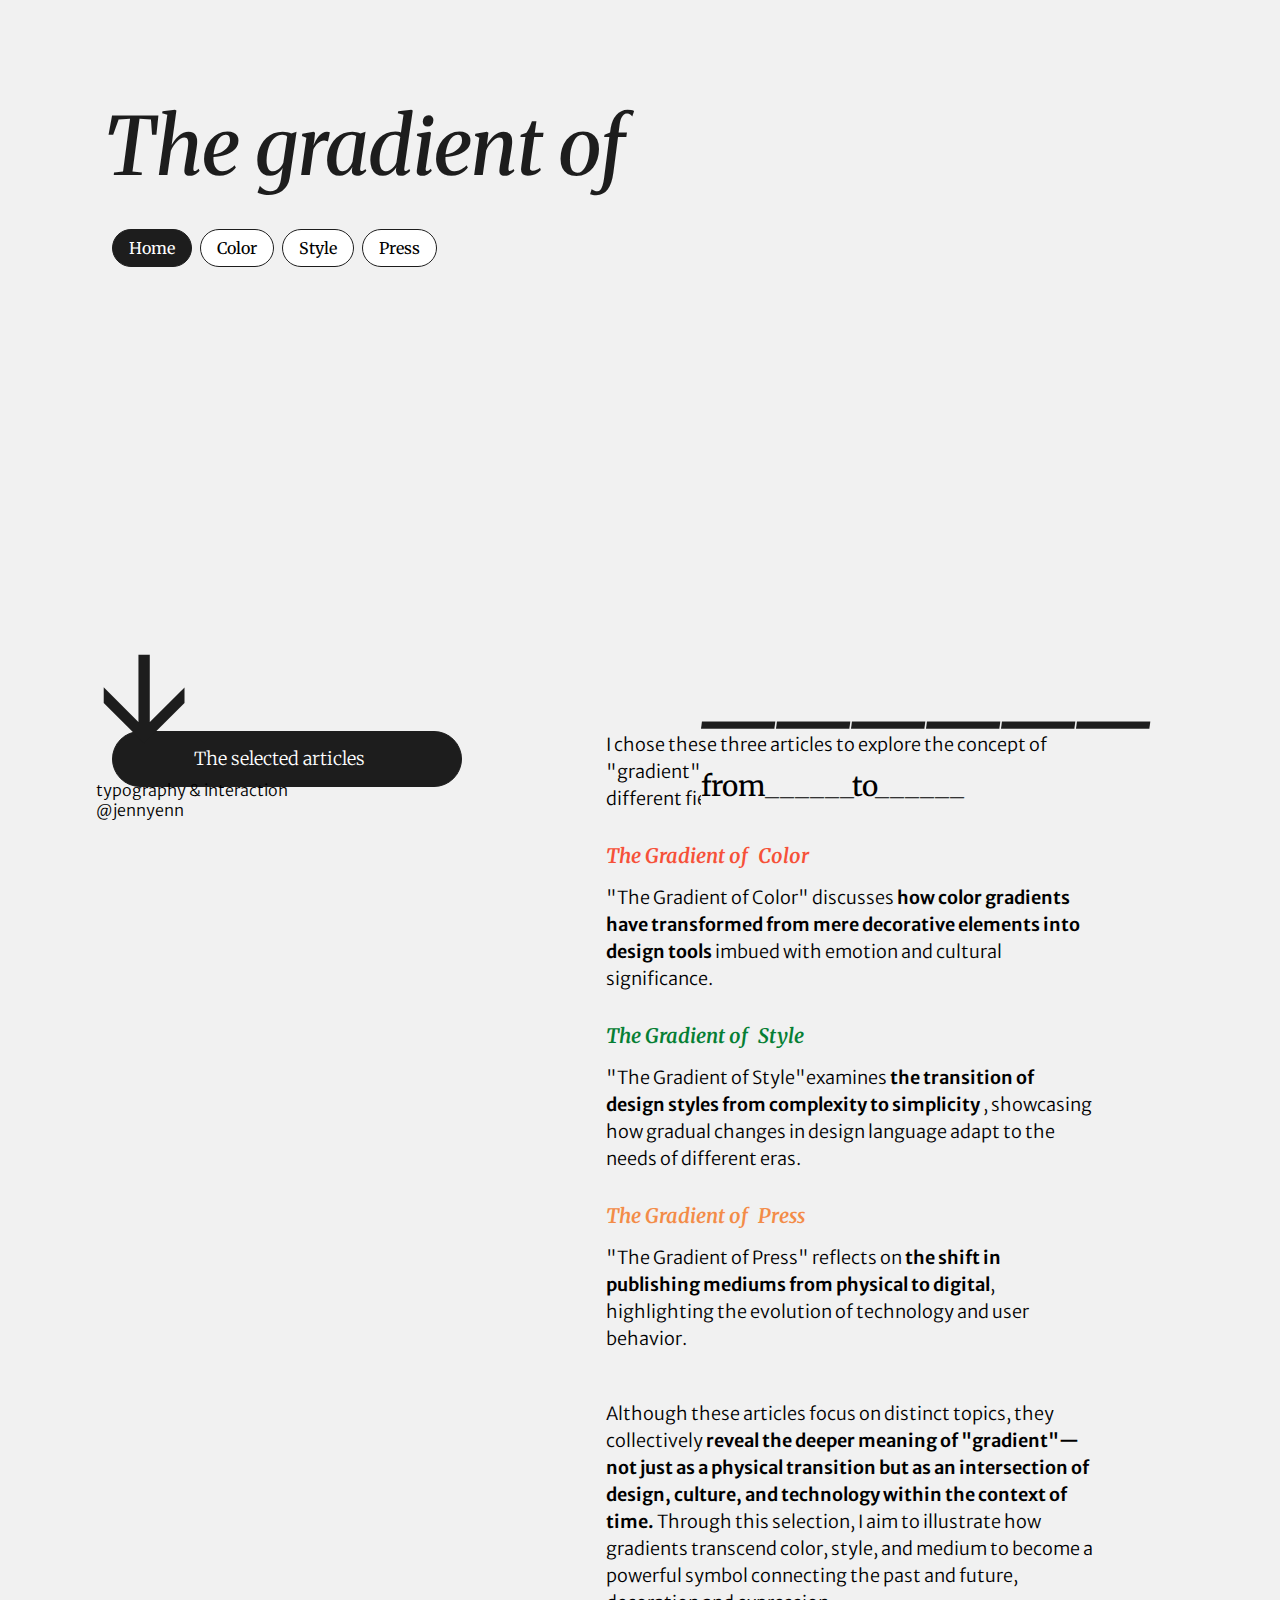
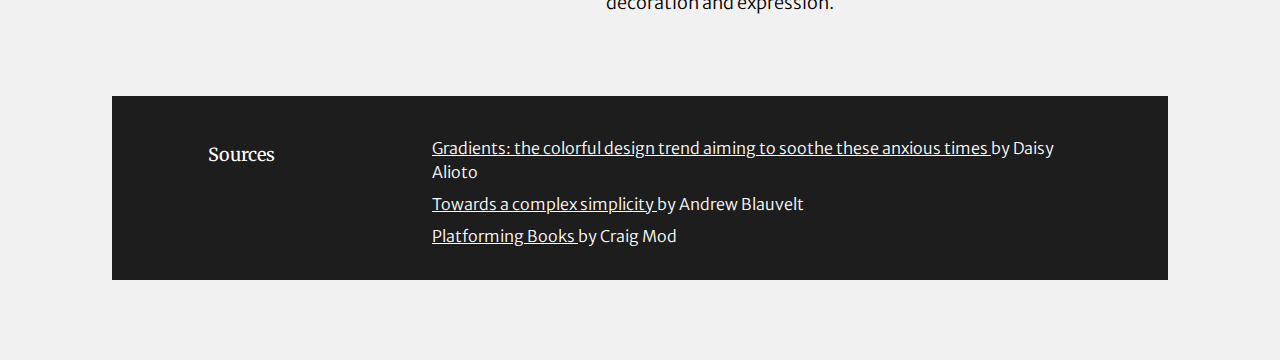
<file: index.html>
<html>
	<head>
		<title>The gradient of ____</title>
		<meta name="viewport" content="width=device-width, initial-scale=1">
		<link href="asset/reset.css" rel="stylesheet">
		<link href="asset/common.css" rel="stylesheet">
		<link href="style.css" rel="stylesheet">
	</head>
	<body>
		<h1>The gradient of</h1>
		<div>
		<div class="nav">
				<span>Home</span>
			<a href="article1-color/" class="color-button">
				<span>Color</span>
			</a>
			<a href="article2-style/" class="style-button">
				<span>Style</span>
			</a>
			<a href="article3-press/" class="press-button">
				<span>Press</span>
			</a>
		</div>
		<div class="topic">
			<div class="topic-original">
					<h1>______</h1>
					<h3>from______to______</h3>
			</div>
			<div class="topic-color">
				<h1>COLOR</h1>
				<h3>from <span class="from-to-1">decoration</span> to <span class="from-to-1">expression </span></h3>
			</div>
			<div class="topic-style">
				<h1>STYLE</h1>
				<h3>from <span class="from-to-2">complexity</span> to <span class="from-to-2">simplicity </span></h3>
			</div>
			<div class="topic-press">
				<h1>PRESS</h1>
				<h3>from <span class="from-to-3">physical</span> to <span class="from-to-3">digital </span></h3>
			</div>
		</div>
		</div>

		<div class="button">
			<span>Color</span>	
			<span>Style</span>
			<span>Press</span>
		</div>

		<div class="circular-text-red">
            <svg viewBox="0 0 300 300">
            <circle cx="150" cy="150" r="200" fill="none" stroke="none" stroke-width="2"/>
            <text>
                <textPath href="#circlePath" startOffset="1%">
                Gradients of COLOR Gradients of COLOR Gradients of COLOR Gradients of COLOR Gradients of COLOR Gradients of COLOR Gradients of COLOR Gradients of COLOR
                </textPath>
            </text>
            <path id="circlePath" fill="none" stroke="transparent" d="M 150, 50 A 100,100 0 1,1 149.9, 50"/>
            </svg>
        </div>

		<div class="circular-text-green">
            <svg viewBox="0 0 300 300">
            <circle cx="150" cy="150" r="200" fill="none" stroke="none" stroke-width="2"/>
            <text>
                <textPath href="#circlePath" startOffset="1%">
                Gradients of COLOR Gradients of COLOR Gradients of COLOR Gradients of COLOR Gradients of COLOR Gradients of COLOR Gradients of COLOR Gradients of COLOR
                </textPath>
            </text>
            <path id="circlePath" fill="none" stroke="transparent" d="M 150, 50 A 100,100 0 1,1 149.9, 50"/>
            </svg>
        </div>

		<div class="circular-text-orange">
            <svg viewBox="0 0 300 300">
            <circle cx="150" cy="150" r="200" fill="none" stroke="none" stroke-width="2"/>
            <text>
                <textPath href="#circlePath" startOffset="1%">
                Gradients of COLOR Gradients of COLOR Gradients of COLOR Gradients of COLOR Gradients of COLOR Gradients of COLOR Gradients of COLOR Gradients of COLOR
                </textPath>
            </text>
            <path id="circlePath" fill="none" stroke="transparent" d="M 150, 50 A 100,100 0 1,1 149.9, 50"/>
            </svg>
        </div>

			
		</div>
		<div class="arrow-and-me">
			<div class="arrow">
				<h1> -> </h1>
			</div>
			<aside>
				<span>typography & interaction</span>
				<span>@jennyenn</span>
			</aside>
		</div>
		<div class="grid">
			<div class="grid_left">
				<h2>The selected articles</h2>
			</div>
			<div class="grid_right">
				<p>
					I chose these three articles to explore the concept of "gradient" and its evolution and application across different fields. 
				</p>
				<section>
					<div >
						<h3>The Gradient of <em>Color </em></h3>
					</div>
					<p>
						"The Gradient of Color" discusses <strong>how color gradients have transformed from mere decorative elements into design tools </strong>imbued with emotion and cultural significance. 
					</p>
				</section>
				<section>
					<h3>The Gradient of <em>Style</em> </h3>
					<p>
						"The Gradient of Style"examines <strong>the transition of design styles from complexity to simplicity</strong> , showcasing how gradual changes in design language adapt to the needs of different eras. 
					</p>
				</section>
				<section>
					<h3>The Gradient of <em>Press</em></h3>
					<p>
						"The Gradient of Press" reflects on  <strong>the shift in publishing mediums from physical to digital</strong>, highlighting the evolution of technology and user behavior.
					</p>
				</section>
				
				<p>
					Although these articles focus on distinct topics, they collectively <strong>reveal the deeper meaning of "gradient"—not just as a physical transition but as an intersection of design, culture, and technology within the context of time.</strong> Through this selection, I aim to illustrate how gradients transcend color, style, and medium to become a powerful symbol connecting the past and future, decoration and expression.
				</p>
			</div>
		</div>
		<div class="colophon">
			<h3>Sources</h3>
			<div>
				<p><a href="https://www.vox.com/the-goods/2019/3/1/18241592/gradients-facebook-coachella-daily-fading-pastel-design-trend">Gradients: the colorful design trend aiming to soothe these anxious times </a>by Daisy Alioto</p>
				<p><a href="https://www.eyemagazine.com/feature/article/towards-a-complex-simplicity">Towards a complex simplicity </a>by Andrew Blauvelt</p>
				<p><a href="https://craigmod.com/journal/platforming_books/">Platforming Books </a>by Craig Mod </p>
			</div>
		</div>
	</body>
</html>
</file>
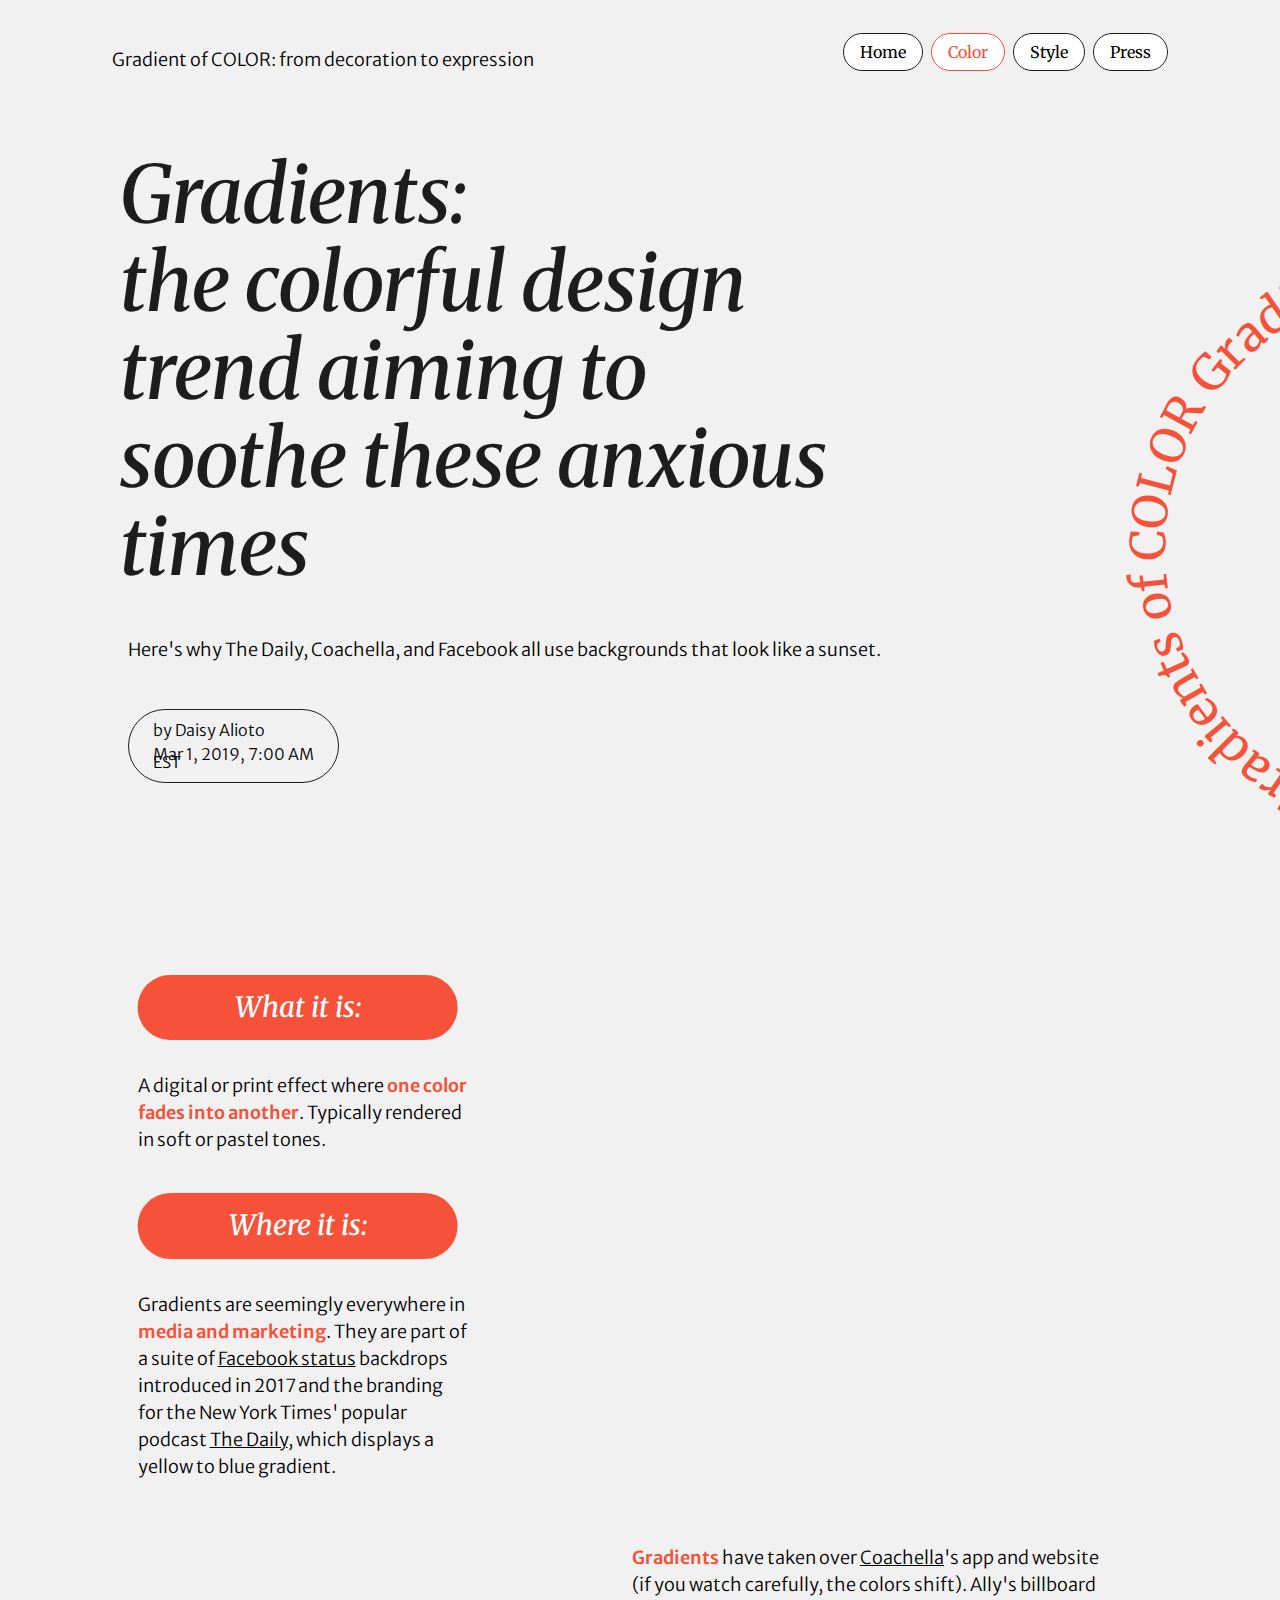
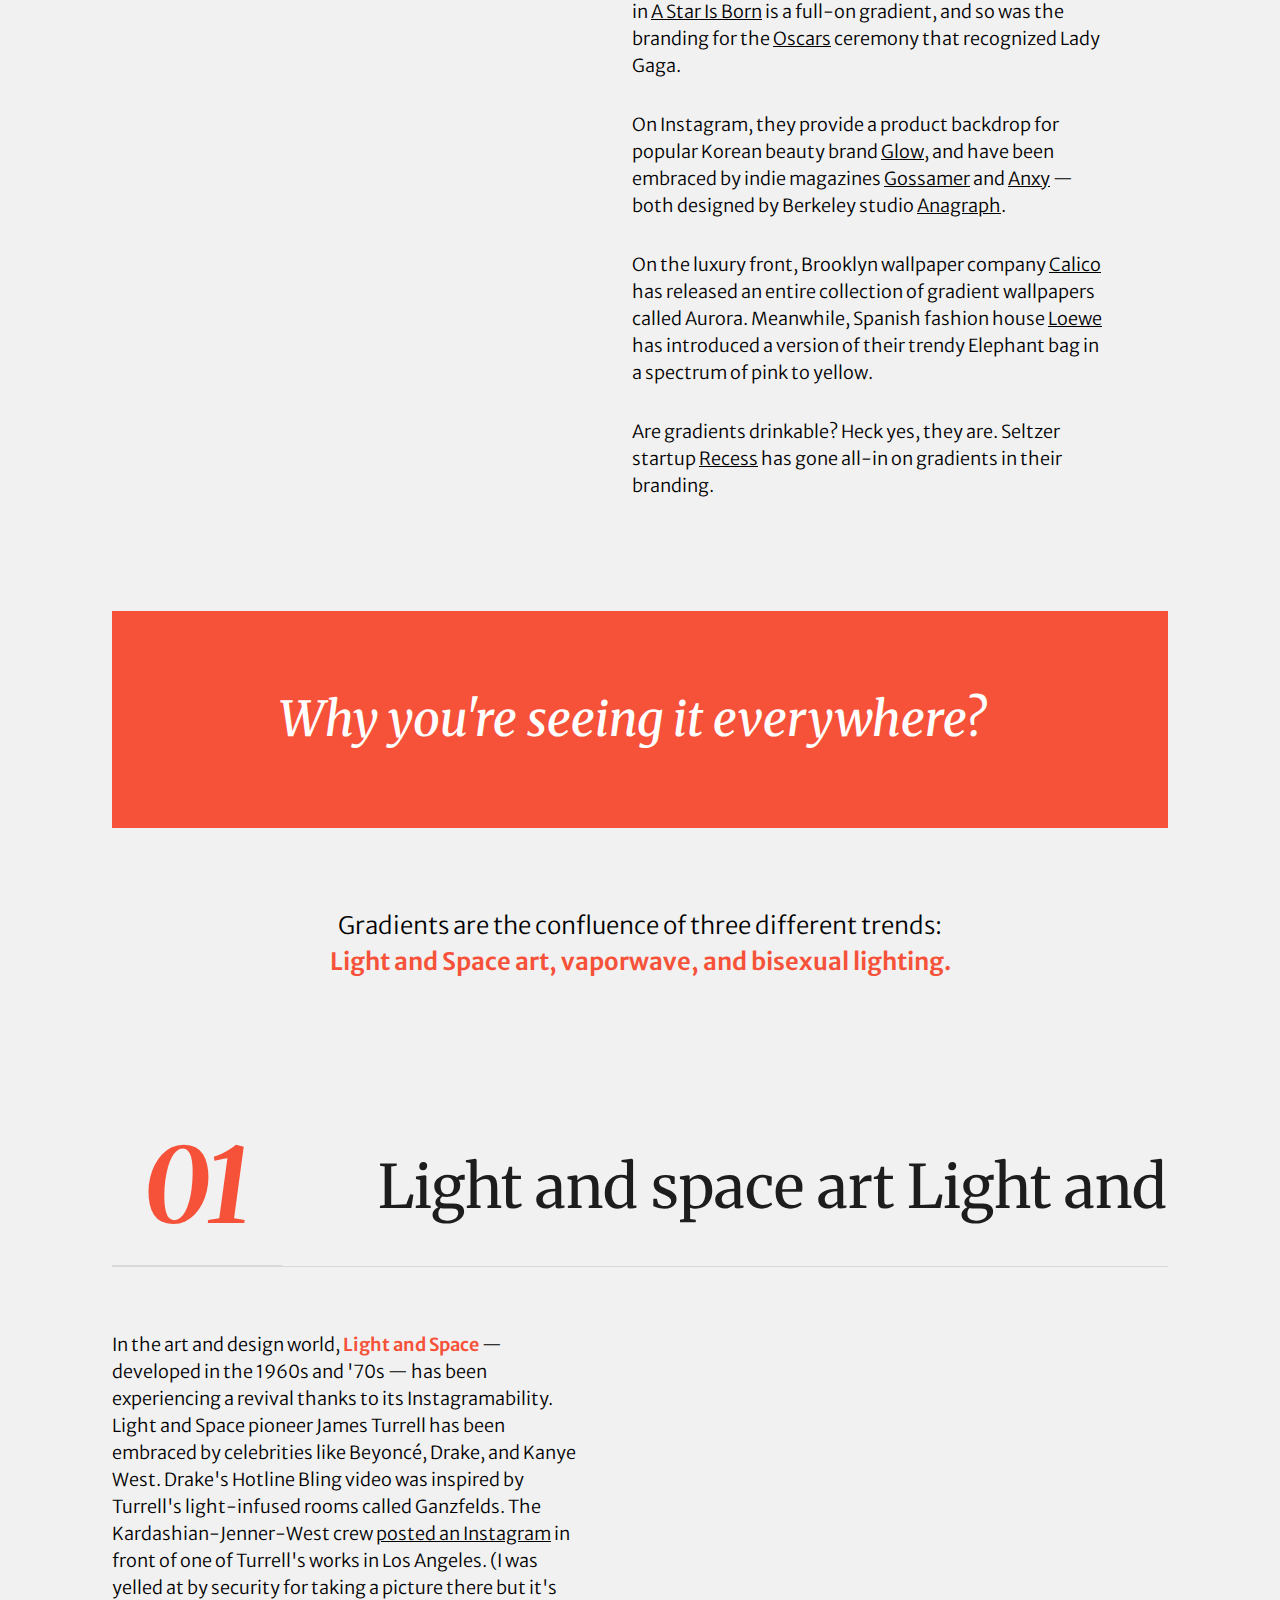
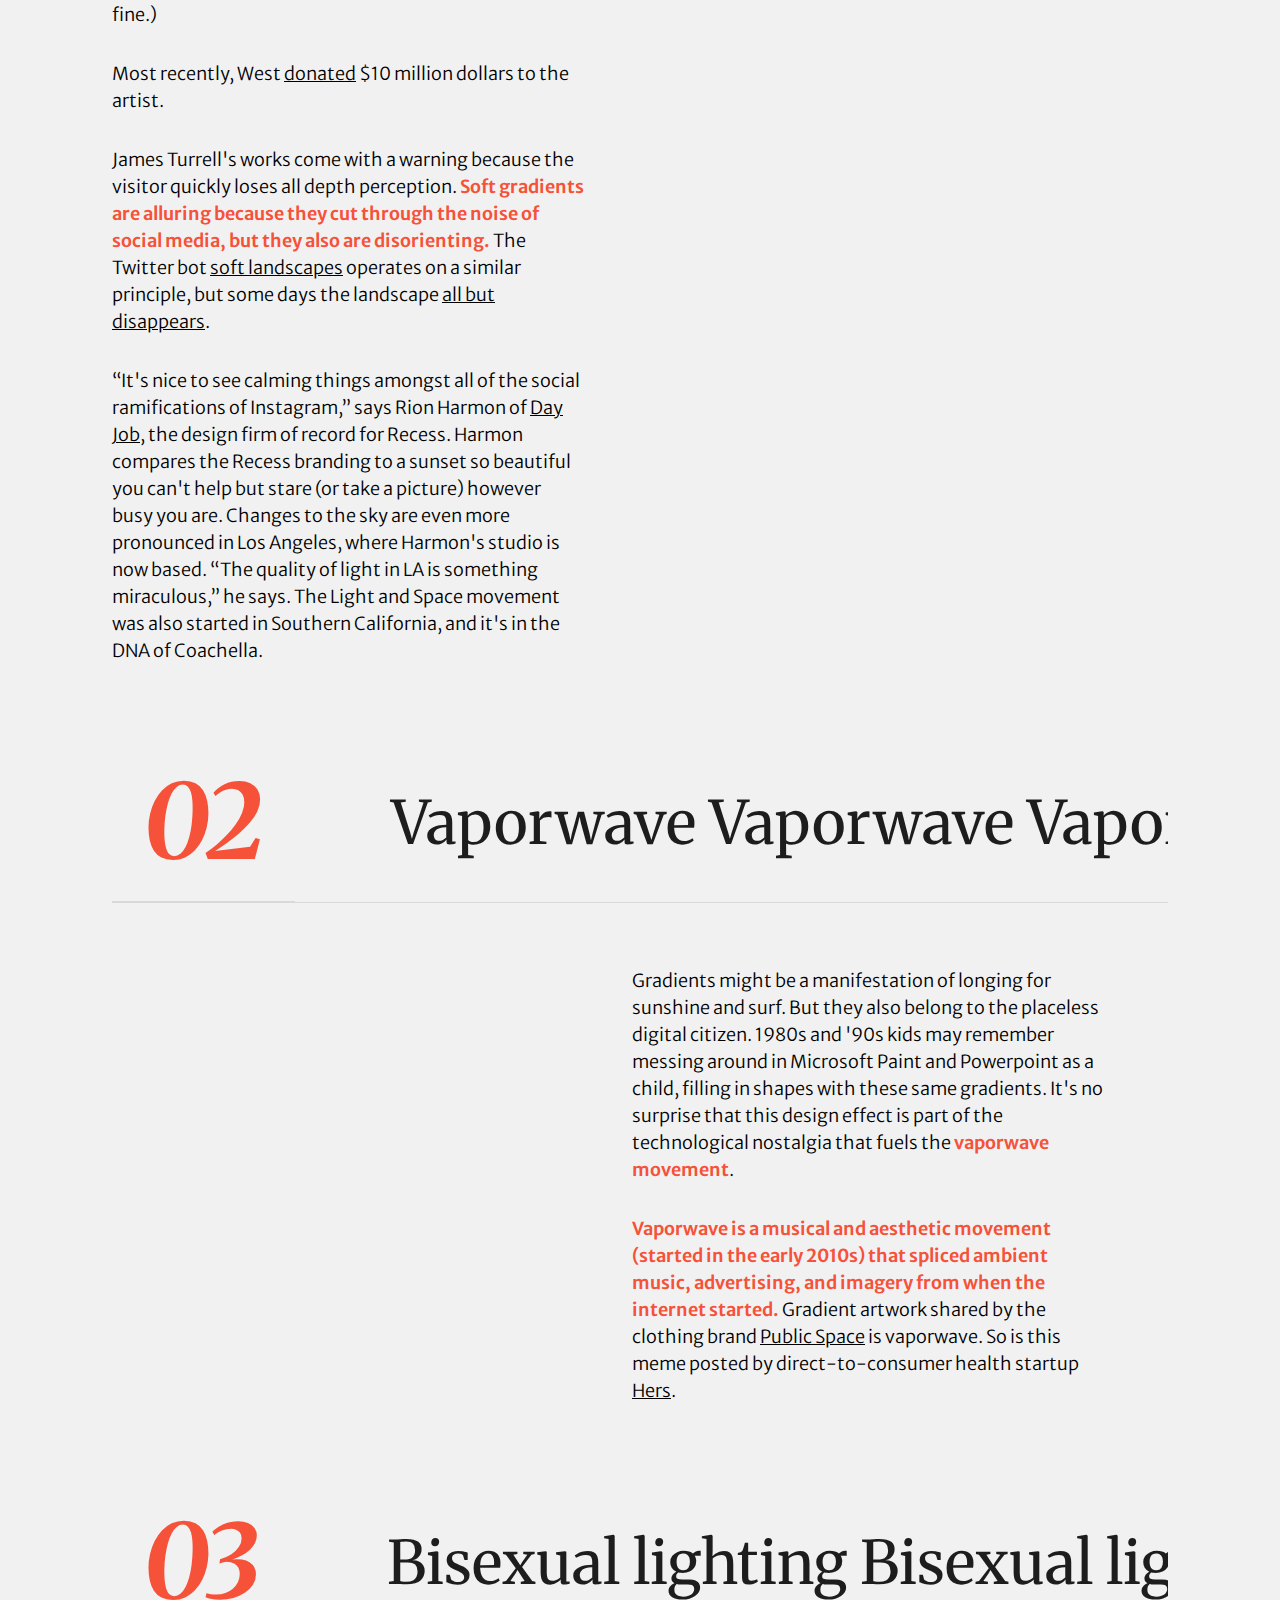
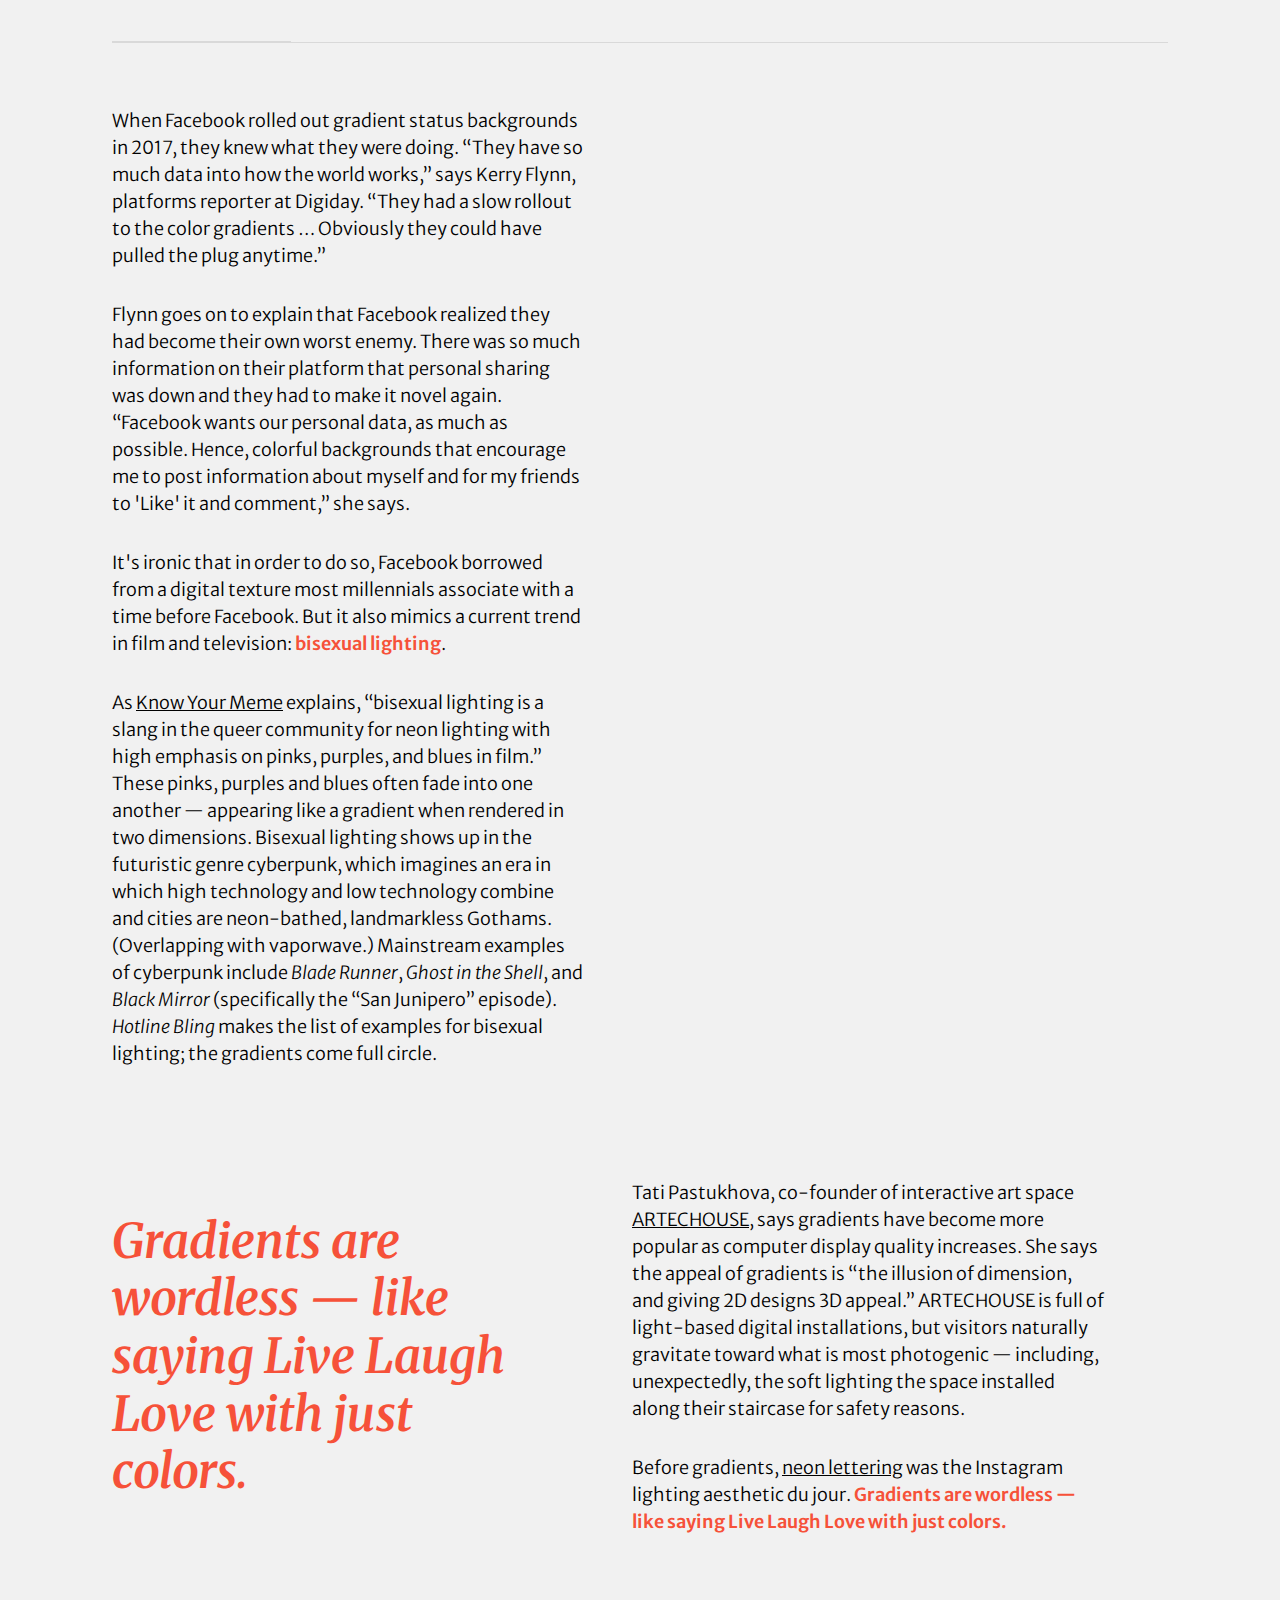
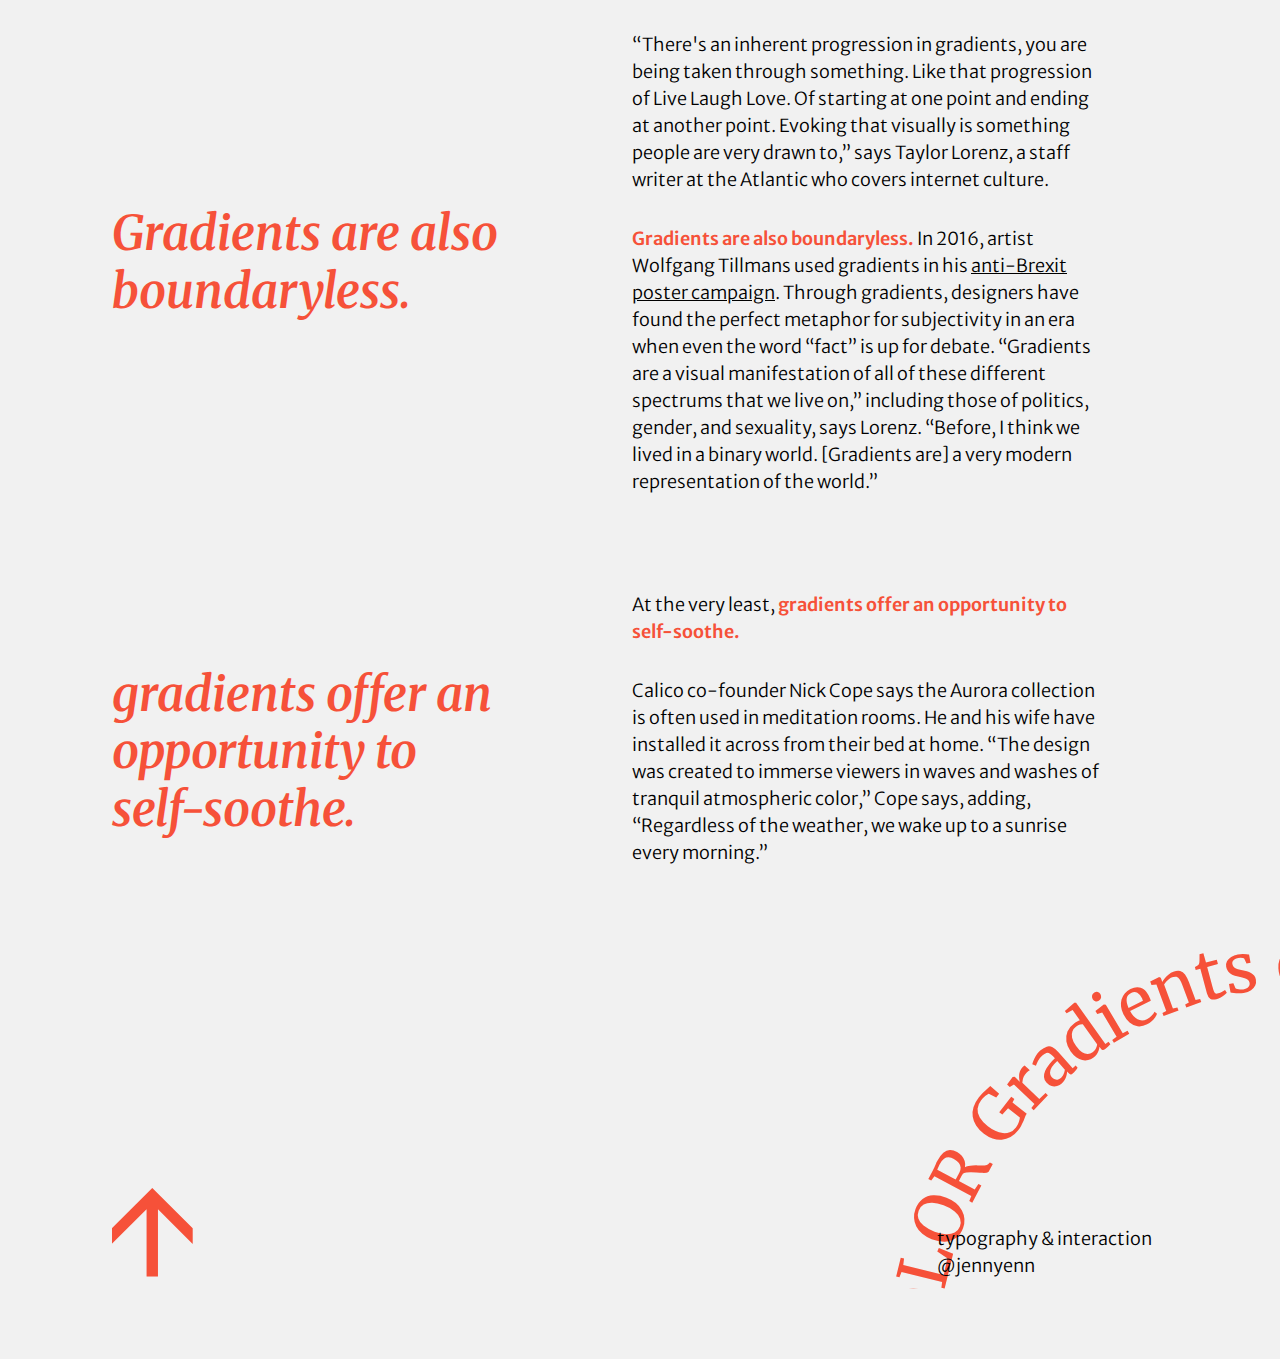
<file: article1-color/index.html>
<html>
	<head>
		<title>Binding</title>
		<meta name="viewport" content="width=device-width, initial-scale=1">
		<link href="../asset/reset.css" rel="stylesheet">
		<link href="../asset/common.css" rel="stylesheet">
		<link href="style.css" rel="stylesheet">
	</head>
	<body>
            <div class="mobile_animation">
                <span> Gradients of COLOR Gradients of COLOR Gradients of COLOR Gradients of COLOR Gradients of COLOR Gradients of COLOR Gradients of COLOR Gradients of COLOR</span>
            </div>

            <div class="circular-text-1">
                <svg viewBox="0 0 300 300">
                <circle cx="150" cy="150" r="200" fill="none" stroke="none" stroke-width="2"/>
                <text>
                    <textPath href="#circlePath" startOffset="1%">
                    Gradients of COLOR Gradients of COLOR Gradients of COLOR Gradients of COLOR Gradients of COLOR Gradients of COLOR Gradients of COLOR Gradients of COLOR
                    </textPath>
                </text>
                <path id="circlePath" fill="none" stroke="transparent" d="M 150, 50 A 100,100 0 1,1 149.9, 50"/>
                </svg>
            </div>

            <div class="navbar sticky">
                <h4>Gradient of COLOR: from decoration to expression</h4>
                <nav>
                    <div class="nav">
                        <a href="../index.html">
                            <span>Home</span>
                        </a>
                        <span>Color</span>
                        <a href="../article2-style/">
                            <span>Style</span>
                        </a>
                        <a href="../article3-press/">
                            <span>Press</span>
                        </a>
                    </div>
                </nav>
            </div>

            <header id="top">
                <h1>Gradients: <br>the colorful design trend aiming to soothe these anxious times</h1>
                <div>
                <h2>Here's why The Daily, Coachella, and Facebook all use backgrounds that look like a sunset.</h2>
                </div>
                <aside>
                    <p>by Daisy Alioto </p>
                    <p>Mar 1, 2019, 7:00 AM EST</p>
                </aside>
            </header>

            <div class="mobile_animation">
                <span> From Decoration To Expression From Decoration To Expression From Decoration To Expression From Decoration To Expression From Decoration To Expression From Decoration To Expression</span>
            </div>
		<article>
            <div class="card_container">
                <div class="card card1">
                    <blockquote>
                        <h2>What it is:</h2>
                    </blockquote>
                    <p>A digital or print effect where <strong>one color fades into another</strong>. Typically rendered in soft or pastel tones.</p>
                </div>
                <div  class="card card2">
                    <blockquote> 
                        <h2>Where it is:</h2>
                    </blockquote>
                    <p>
                        Gradients are seemingly everywhere in <strong>media and marketing</strong>. They are part of a suite of <a href="https://mashable.com/article/facebook-color-statuses#B10PP5QhZqqm">Facebook status</a> backdrops introduced in 2017 and the branding for the New York Times' popular podcast <a href="https://www.nytimes.com/column/the-daily">The Daily</a>, which displays a yellow to blue gradient.
                    </p>
                </div>
            </div>
            <div  class="grid_article">
                <section class="right">
                    <p>
                        <strong>Gradients</strong> have taken over <a href="https://www.coachella.com/">Coachella</a>'s app and website (if you watch carefully, the colors shift). Ally's billboard in <a href="https://www.indiewire.com/2019/01/ally-billboard-los-angeles-a-star-is-born-gaga-1202032275/">A Star Is Born</a> is a full-on gradient, and so was the branding for the <a href="https://www.newscaststudio.com/2019/02/25/oscars-2019-key-art-design/">Oscars</a> ceremony that recognized Lady Gaga. 
                    </p>
                    <p>  
                        On Instagram, they provide a product backdrop for popular Korean beauty brand <a href="https://www.instagram.com/p/BsgJmzkAnZ7/">Glow</a>, and have been embraced by indie magazines <a href="https://www.instagram.com/p/BhDRYOFF7KU/">Gossamer</a> and <a href="https://www.instagram.com/p/Br6GJIuBA8M/">Anxy</a> — both designed by Berkeley studio <a href="https://www.anagraph.com/">Anagraph</a>. 
                    </p>
                    <p>     
                        On the luxury front, Brooklyn wallpaper company <a href="https://calicowallpaper.com/collection/aurora/">Calico</a> has released an entire collection of gradient wallpapers called Aurora. Meanwhile, Spanish fashion house <a href="https://www.loewe.com/usa/en/women/bags/elephant-spray-mini-bag/199.12YM93-9074.html?cgid=w_bags#iscroll=1">Loewe</a> has introduced a version of their trendy Elephant bag in a spectrum of pink to yellow. 
                    </p>
                    <p>     
                        Are gradients drinkable? <wbr>
                        Heck yes, they are. Seltzer startup <a href="https://www.takearecess.com/">Recess</a> has gone all-in on gradients in their branding.
                    </p>
                </section>
            </div>
            <div class="align_right">
                <blockquote>
                    <h2>Why you're seeing it everywhere?</h2>
                </blockquote>
                <p>Gradients are the confluence of three different trends:
                <strong>Light and Space art, vaporwave, and bisexual lighting.</strong>
                </p>
            </div>
            <section>
                <div class="heading">
                    <h3> 01 </h3>
                    <div class="animation"> 
                        <h3>Light and space art Light and space art Light and space art  Light and space art </h3>
                    </div>
                </div>
                <div class="grid_article">
                    <div class="left">
                        <div>
                            <p>
                                In the art and design world, <strong>Light and Space</strong> — developed in the 1960s and '70s — has been experiencing a revival thanks to its Instagramability. Light and Space pioneer James Turrell has been embraced by celebrities like Beyoncé, Drake, and Kanye West. Drake's Hotline Bling video was inspired by Turrell's light-infused rooms called Ganzfelds. The Kardashian-Jenner-West crew <a href="https://www.instagram.com/p/BDvhvleG-DA/">posted an Instagram</a> in front of one of Turrell's works in Los Angeles. (I was yelled at by security for taking a picture there but it's fine.)
                            </p>
                            <p>
                                Most recently, West  <a href="https://www.dazeddigital.com/art-photography/article/42951/1/artist-james-turrell-reasons-beyonce-drake-kanye-loves-roden-crater-project">donated</a> $10 million dollars to the artist.
                            </p>
                            <p>
                                James Turrell's works come with a warning because the visitor quickly loses all depth perception. <strong>Soft gradients are alluring because they cut through the noise of social media, but they also are disorienting. </strong>The Twitter bot <a href="https://twitter.com/softlandscapes">soft landscapes</a> operates on a similar principle, but some days the landscape  <a href="https://twitter.com/softlandscapes/status/1095486321475362819">all but disappears</a>.
                            </p>
                            <p>
                                <q>It's nice to see calming things amongst all of the social ramifications of Instagram,</q> says Rion Harmon of <a href="https://dayjob.work/">Day Job</a>, the design firm of record for Recess. Harmon compares the Recess branding to a sunset so beautiful you can't help but stare (or take a picture) however busy you are. Changes to the sky are even more pronounced in Los Angeles, where Harmon's studio is now based. <q>The quality of light in LA is something miraculous,</q> he says. The Light and Space movement was also started in Southern California, and it's in the DNA of Coachella.
                            </p>
                        </div>
                    </div>
                </div>
            </section>
            <section>
                <div class="heading">
                    <h3> 02 </h3>
                    <div class="animation"> 
                        <h3>Vaporwave Vaporwave Vaporwave Vaporwave Vaporwave</h3>
                    </div>
                </div>
                <div class="grid_article">
                    <div class="right">
                        <p>
                            Gradients might be a manifestation of longing for sunshine and surf. But they also belong to the placeless digital citizen. 1980s and '90s kids may remember messing around in Microsoft Paint and Powerpoint as a child, filling in shapes with these same gradients. It's no surprise that this design effect is part of the technological nostalgia that fuels the <strong>vaporwave movement</strong>.
                        </p>
                        <p>
                            <strong>Vaporwave is a musical and aesthetic movement (started in the early 2010s) that spliced ambient music, advertising, and imagery from when the internet started.</strong> Gradient artwork shared by the clothing brand <a href="https://www.instagram.com/p/Bg8gT6jgopM/">Public Space</a> is vaporwave. So is this meme posted by direct-to-consumer health startup <a href="https://www.instagram.com/p/Bs1HJ74n02k/">Hers</a>.
                        </p>
                    </div>
                </div>
            </section>

            <section>
                <div class="heading">
                    <h3> 03 </h3>
                    <div class="animation"> 
                        <h3>Bisexual lighting Bisexual lighting  Bisexual lighting  Bisexual lighting</h3>
                    </div>
                </div>
                <div class="grid_article">
                    <div class="left">
                        <p>
                            When Facebook rolled out gradient status backgrounds in 2017, they knew what they were doing. <q>They have so much data into how the world works,</q> says Kerry Flynn, platforms reporter at Digiday. <q>They had a slow rollout to the color gradients … Obviously they could have pulled the plug anytime.</q>
                        </p>
                        <p>
                            Flynn goes on to explain that Facebook realized they had become their own worst enemy. There was so much information on their platform that personal sharing was down and they had to make it novel again. <q>Facebook wants our personal data, as much as possible. Hence, colorful backgrounds that encourage me to post information about myself and for my friends to 'Like' it and comment,</q> she says.
                        </p>
                        <p>
                            It's ironic that in order to do so, Facebook borrowed from a digital texture most millennials associate with a time before Facebook. But it also mimics a current trend in film and television: <strong>bisexual lighting</strong>.
                        </p>
                        <p>
                            As <a href="https://knowyourmeme.com/memes/bisexual-lighting">Know Your Meme</a> explains, <q>bisexual lighting is a slang in the queer community for neon lighting with high emphasis on pinks, purples, and blues in film.</q> These pinks, purples and blues often fade into one another — appearing like a gradient when rendered in two dimensions. Bisexual lighting shows up in the futuristic genre cyberpunk, which imagines an era in which high technology and low technology combine and cities are neon-bathed, landmarkless Gothams. (Overlapping with vaporwave.) Mainstream examples of cyberpunk include <em>Blade Runner</em>, <em>Ghost in the Shell</em>, and <em>Black Mirror</em>  (specifically the “San Junipero” episode). <em>Hotline Bling</em> makes the list of examples for bisexual lighting; the gradients come full circle.
                        </p>
                    </div>
                </div>
            </section>

           
            <div class="mobile_animation">
                <span> Gradients of COLOR Gradients of COLOR Gradients of COLOR Gradients of COLOR Gradients of COLOR Gradients of COLOR Gradients of COLOR Gradients of COLOR</span>
            </div>
            <div class="grid_article">
                <blockquote class="highlight left">
                    <h2>
                        Gradients are wordless — <wbr>like saying Live Laugh Love with just colors.
                    </h2>
                </blockquote>
                <section class="right">
                    <p>
                        Tati Pastukhova, co-founder of interactive art space <a href="https://www.artechouse.com/">ARTECHOUSE</a>, says gradients have become more popular as computer display quality increases. She says the appeal of gradients is <q>the illusion of dimension, and giving 2D designs 3D appeal.</q> ARTECHOUSE is full of light-based digital installations, but visitors naturally gravitate toward what is most photogenic — including, unexpectedly, the soft lighting the space installed along their staircase for safety reasons.
                    </p>
                    <p>
                        Before gradients, <a href="https://www.nytimes.com/2017/10/13/style/neon-is-back.html">neon lettering</a> was the Instagram lighting aesthetic du jour.<strong> Gradients are wordless — like saying Live Laugh Love with just colors.</strong>
                    </p>
                </section>
                <blockquote class="highlight left">
                    <h2>
                        Gradients are also boundaryless.
                    </h2>
                </blockquote>
                <section class="right">
                    <p>
                        <q>There's an inherent progression in gradients, you are being taken through something. Like that progression of Live Laugh Love. Of starting at one point and ending at another point. Evoking that visually is something people are very drawn to,</q> says Taylor Lorenz, a staff writer at the Atlantic who covers internet culture.
                    </p>
                    <p>
                        <strong>Gradients are also boundaryless.</strong> In 2016, artist Wolfgang Tillmans used gradients in his <a href="https://www.dezeen.com/2016/04/26/wolfgang-tillmans-eu-referendum-posters-anti-brexit-campaign-uk-remain/">anti-Brexit poster campaign</a>. Through gradients, designers have found the perfect metaphor for subjectivity in an era when even the word “fact” is up for debate. <q>Gradients are a visual manifestation of all of these different spectrums that we live on,</q> including those of politics, gender, and sexuality, says Lorenz. <q>Before, I think we lived in a binary world. [Gradients are] a very modern representation of the world.</q>
                    </p>
                </section>
                <blockquote class="highlight left">
                    <h2>
                        gradients offer an opportunity to <br> self-soothe.
                    </h2>
                </blockquote>
                <section>
                    <p>
                        At the very least, <strong>gradients offer an opportunity to self-soothe.</strong> 
                    </p>
                    <p>
                        Calico co-founder Nick Cope says the Aurora collection is often used in meditation rooms. He and his wife have installed it across from their bed at home. <q>The design was created to immerse viewers in waves and washes of tranquil atmospheric color,</q> Cope says, adding, <q>Regardless of the weather, we wake up to a sunrise every morning.</q>
                    </p>
                </section>
                
             </div>
        </article>
        <div class="mobile_animation">
            <span> The Gradients of COLOR: From Decoration To Expression The Gradients of COLOR: From Decoration To Expression The Gradients of COLOR: From Decoration To Expression The Gradients of COLOR: From Decoration To Expression</span>
        </div>
        <footer>
            <div class="arrow">
				<h1><a href="#top"> <- </a> </h1>
			</div>
            <div>
                <p>typography & interaction</p>
                <p>@jennyenn</p>
            </div>
        </footer>
        <div class="circular-text-2">
            <svg viewBox="0 0 300 300">
            <circle cx="150" cy="150" r="200" fill="none" stroke="none" stroke-width="2"/>
            <text>
                <textPath href="#circlePath" startOffset="1%">
                Gradients of COLOR Gradients of COLOR Gradients of COLOR Gradients of COLOR Gradients of COLOR Gradients of COLOR Gradients of COLOR Gradients of COLOR
                </textPath>
            </text>
            <path id="circlePath" fill="none" stroke="transparent" d="M 150,50 A 100,100 0 1,1 149.9, 50"/>
            </svg>
        </div>
	</body>
</html>
</file>
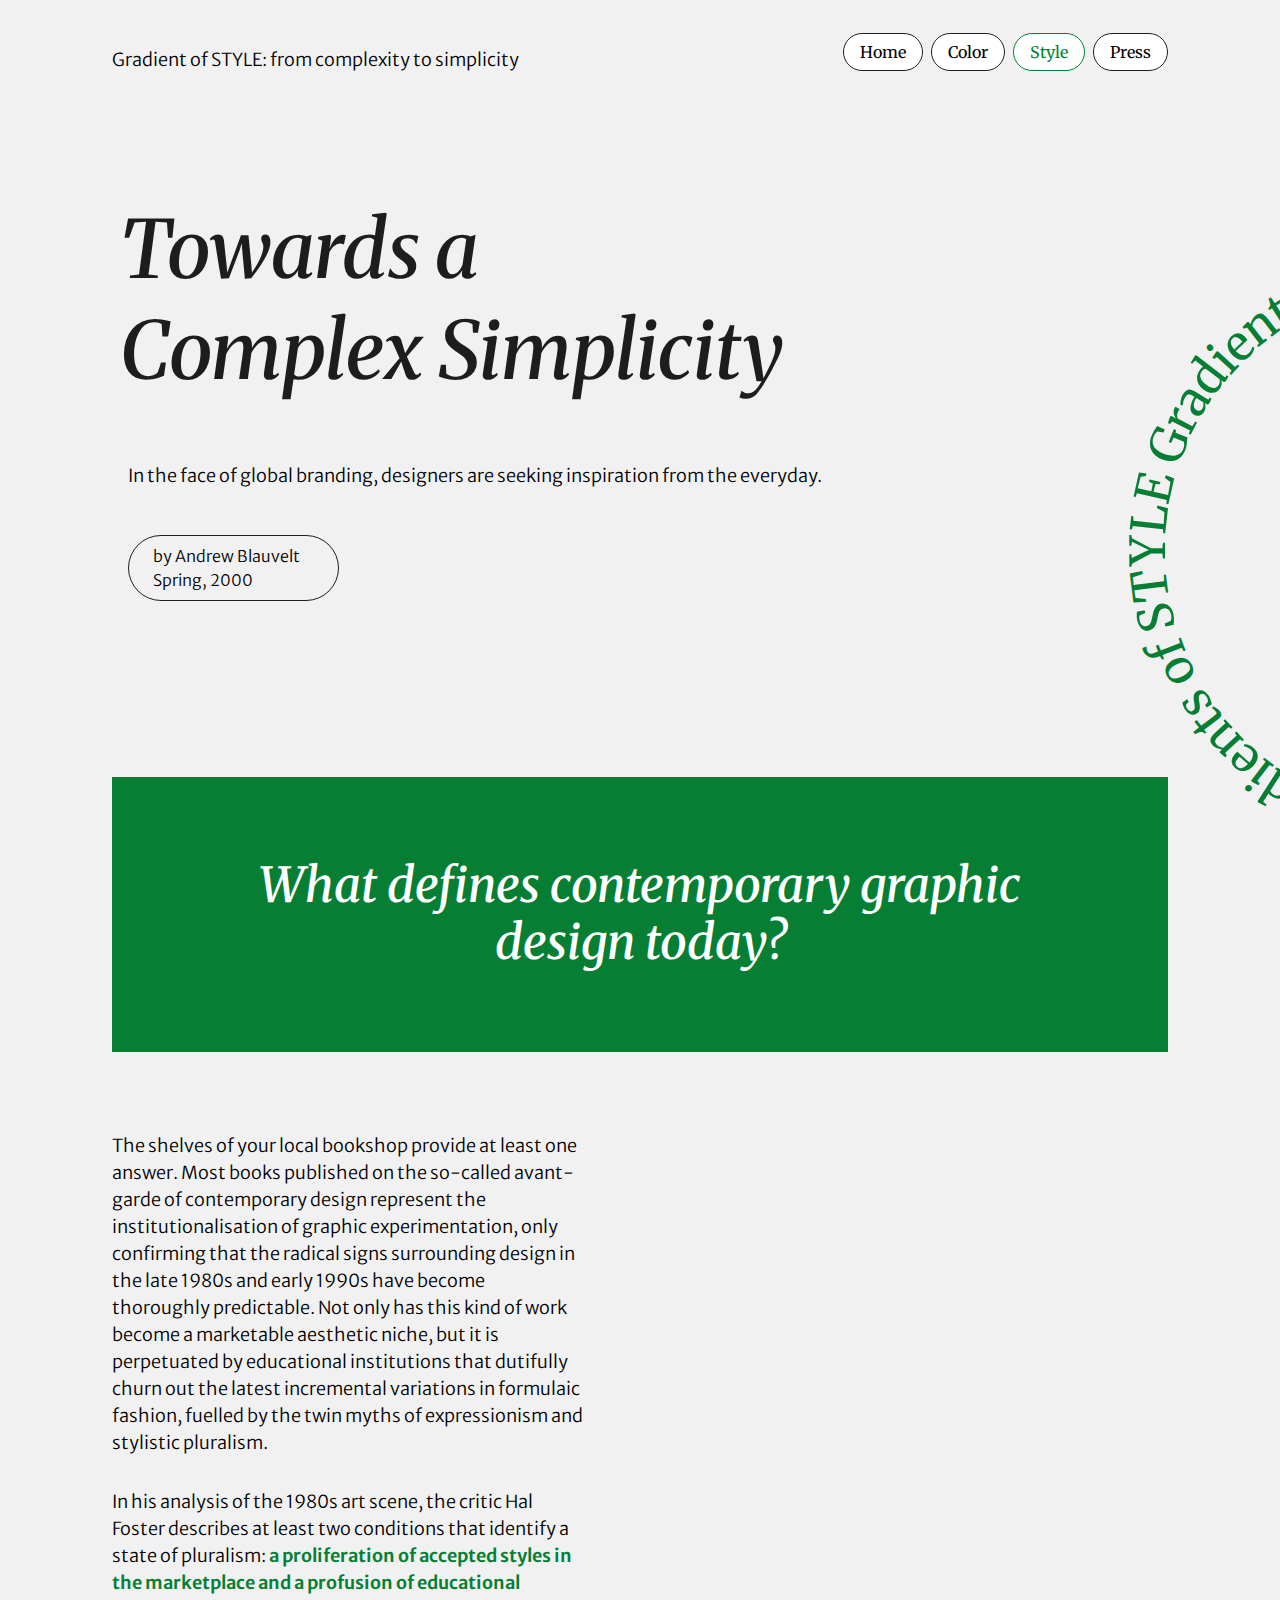
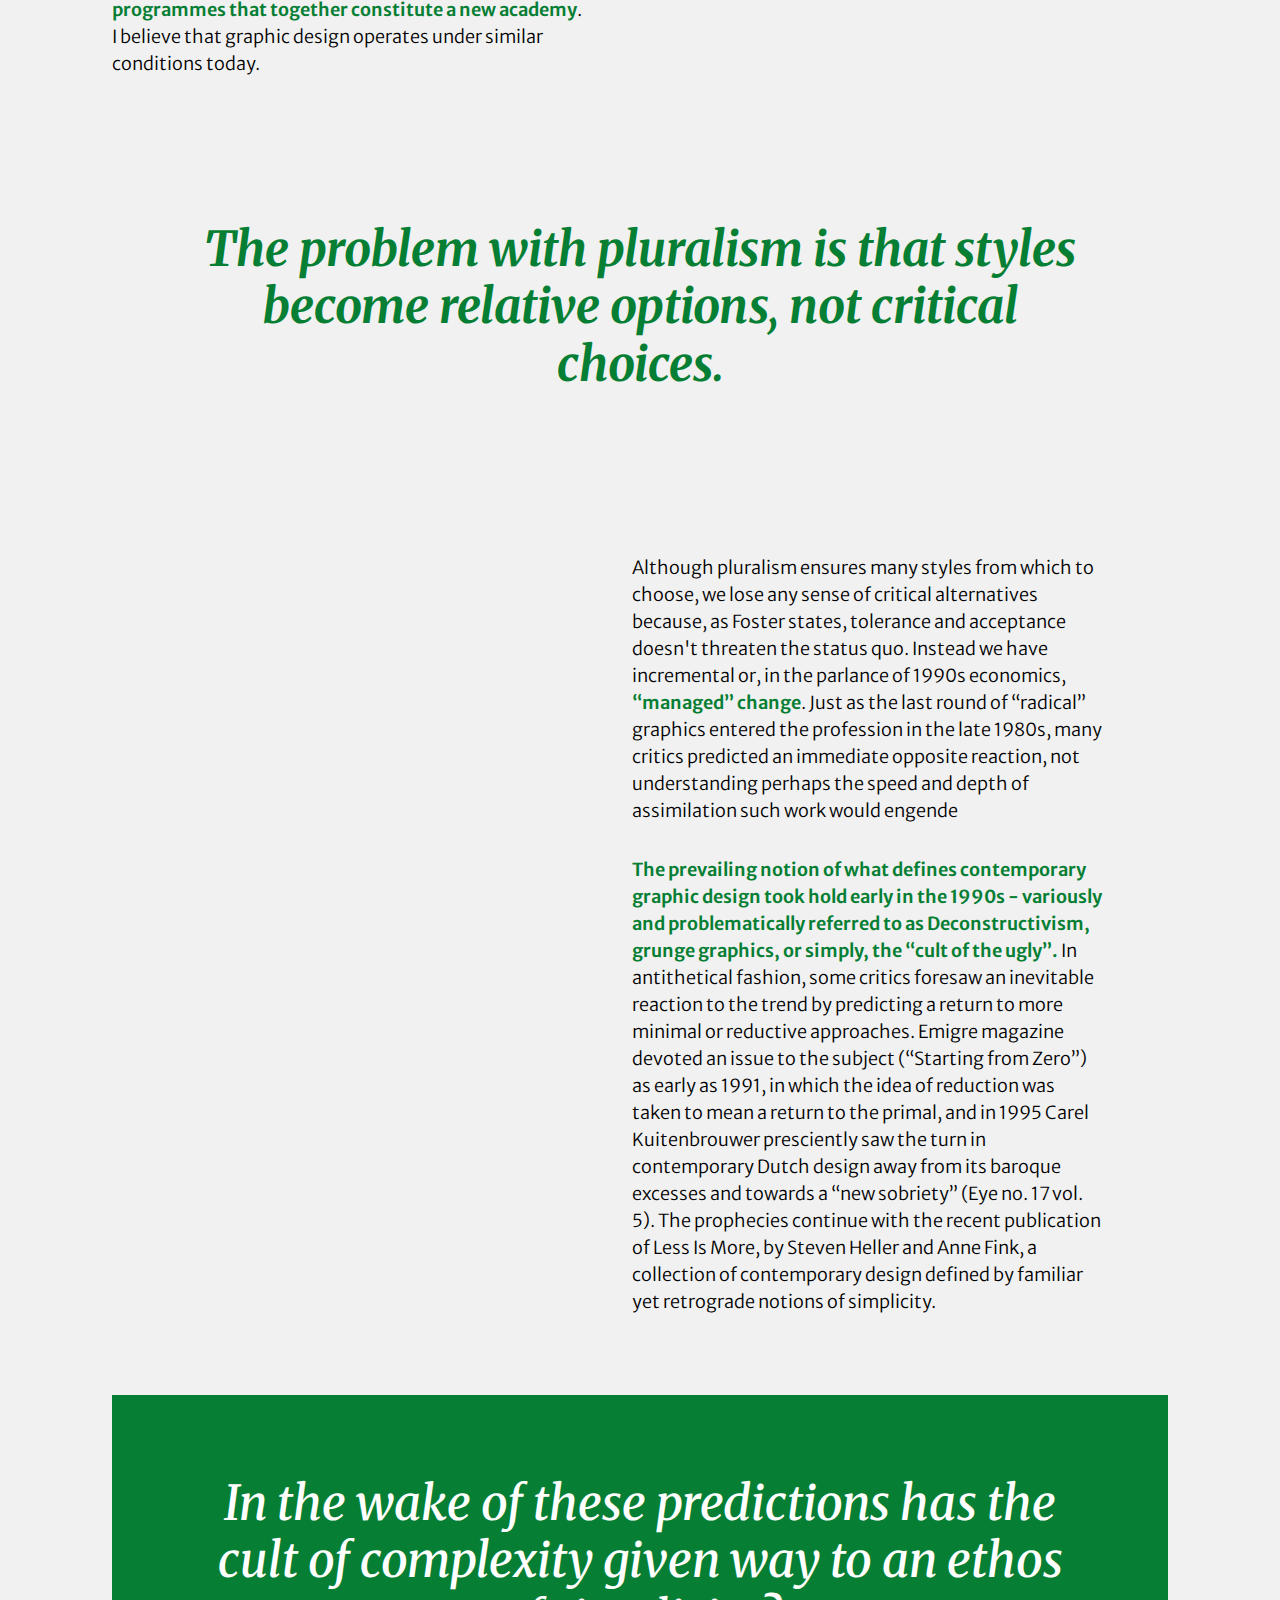
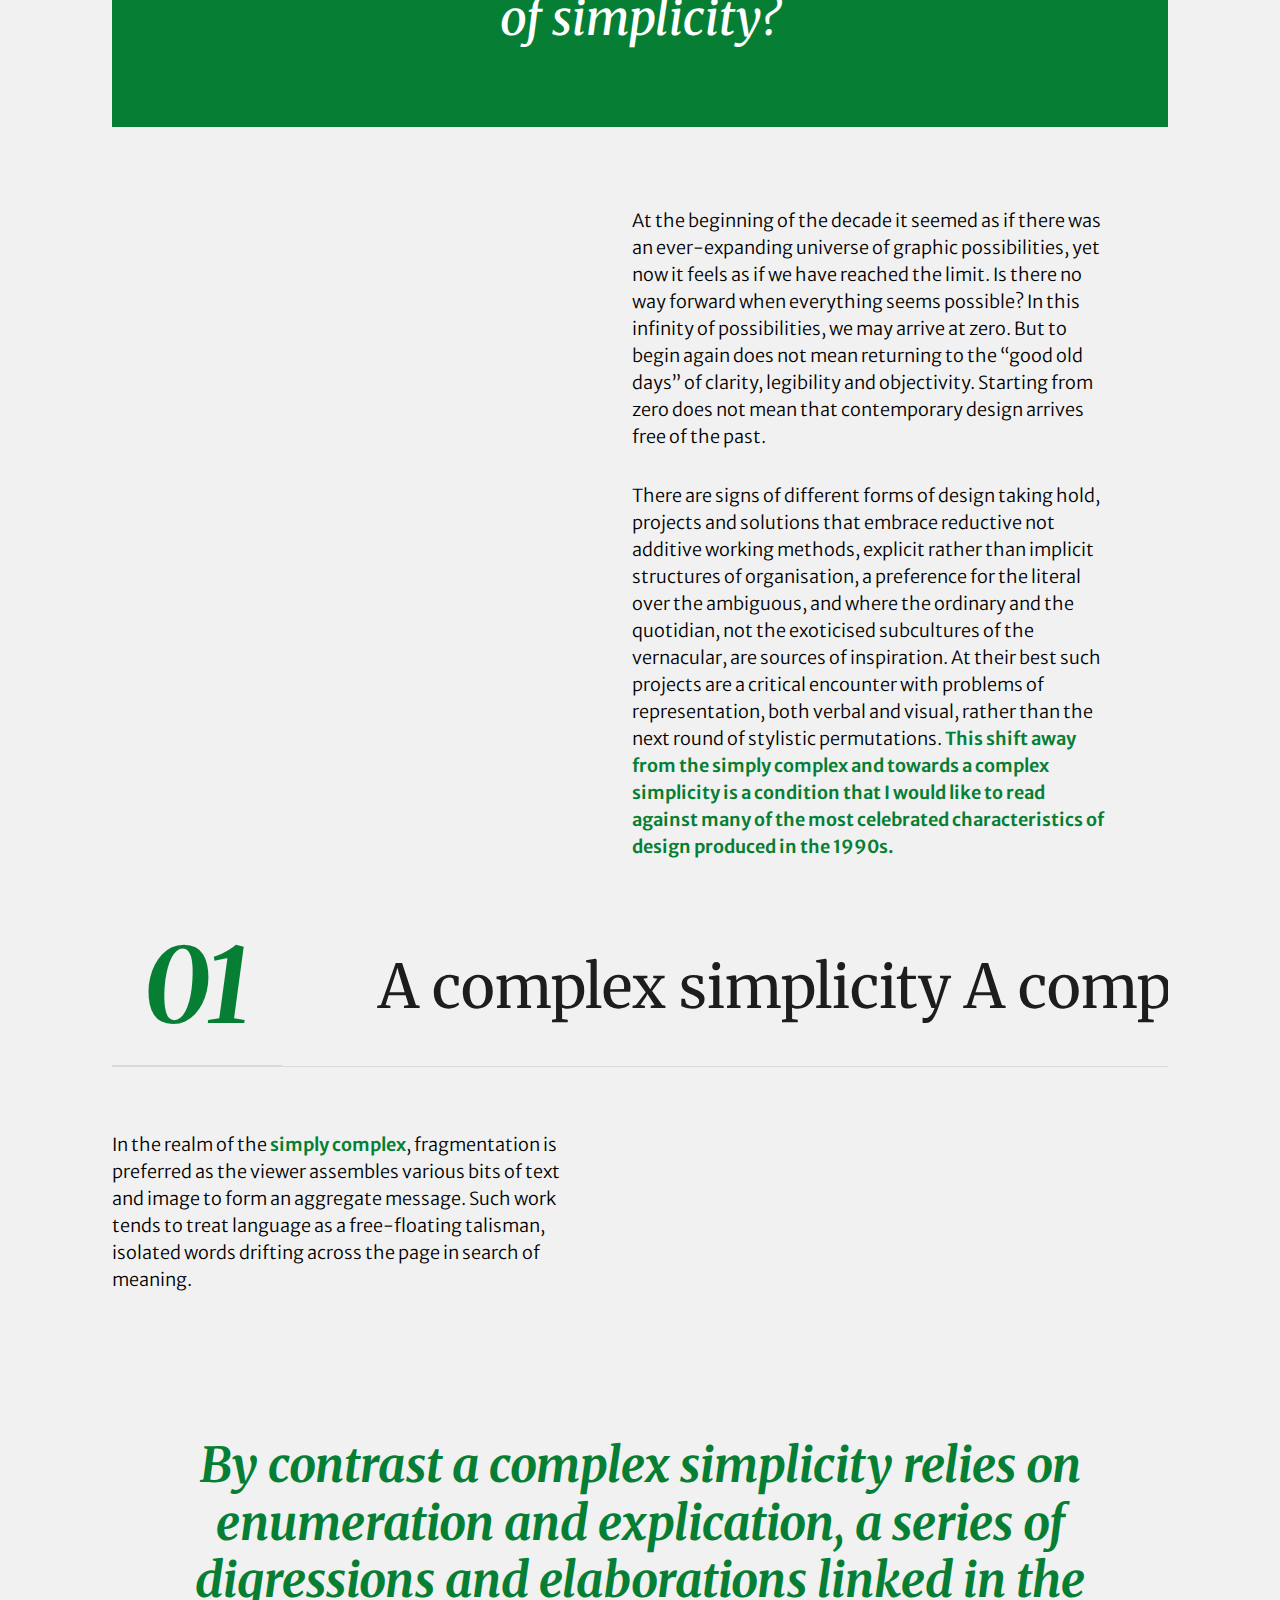
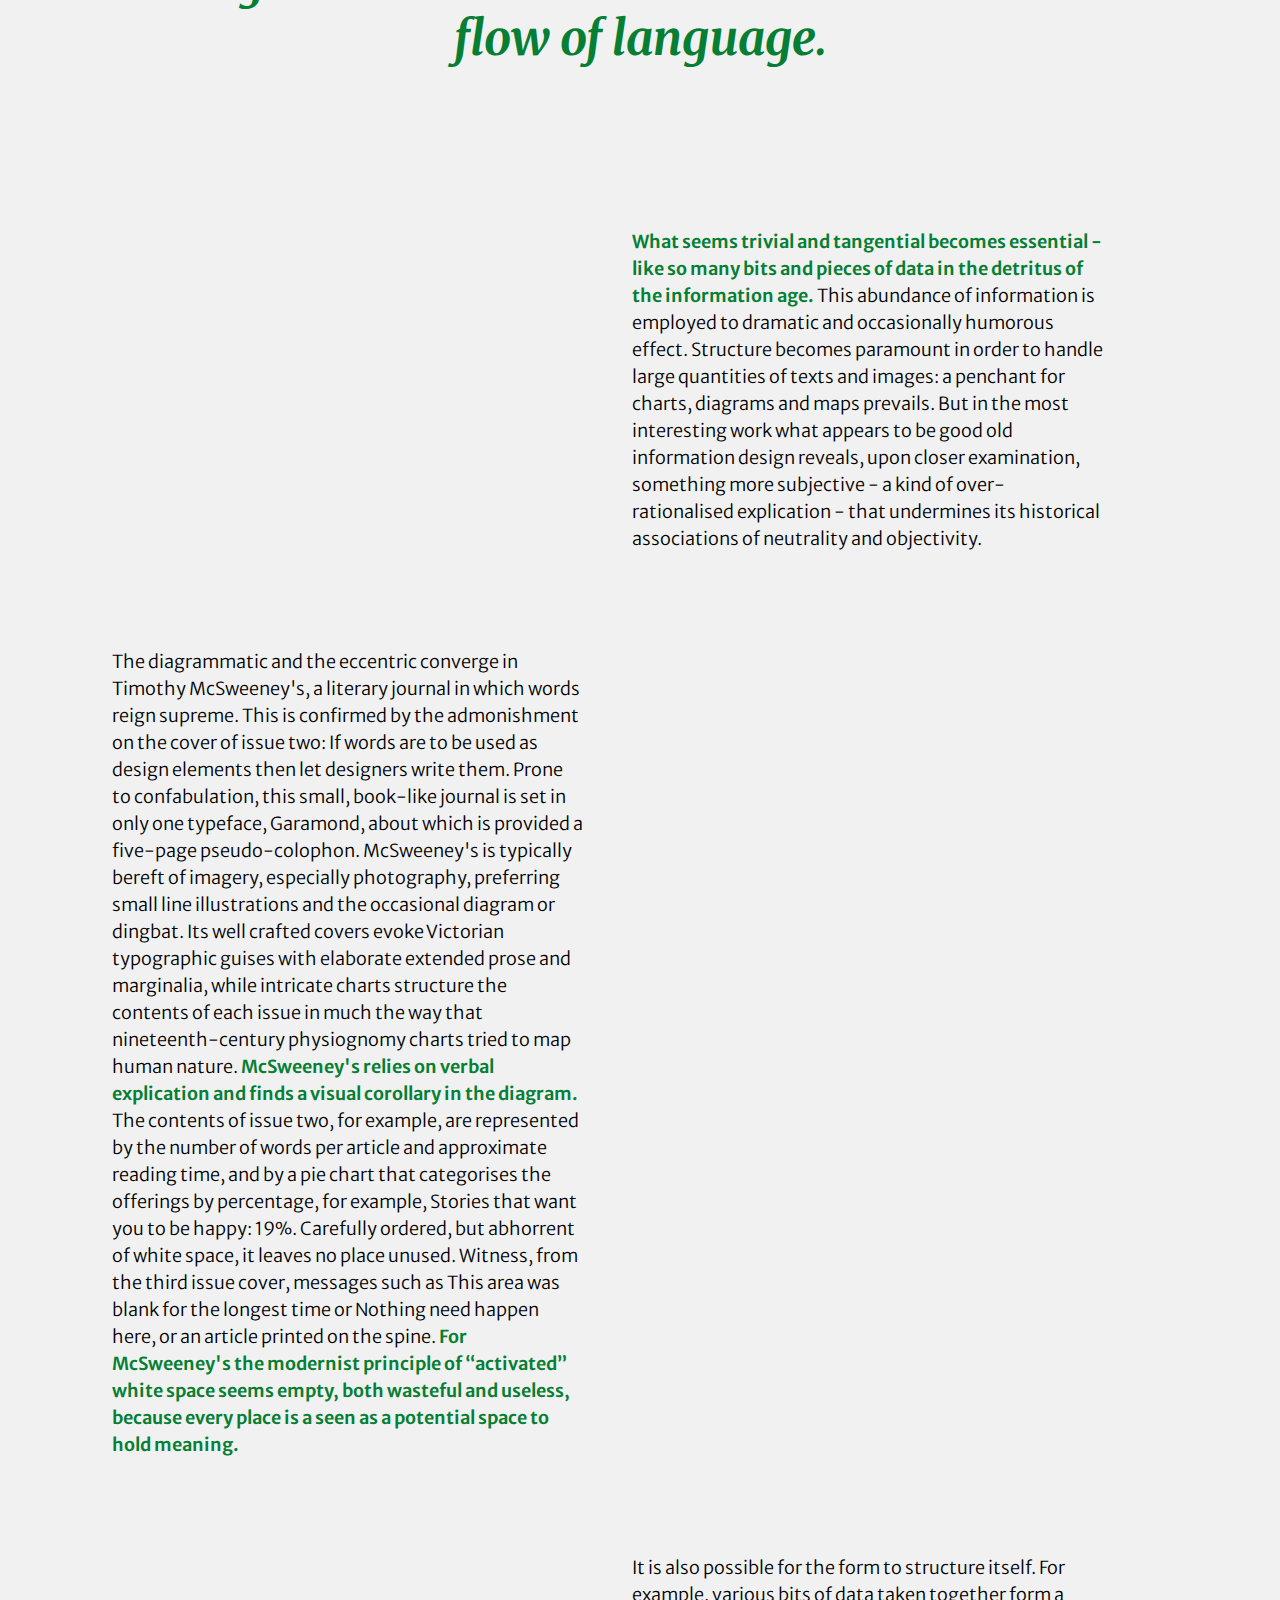
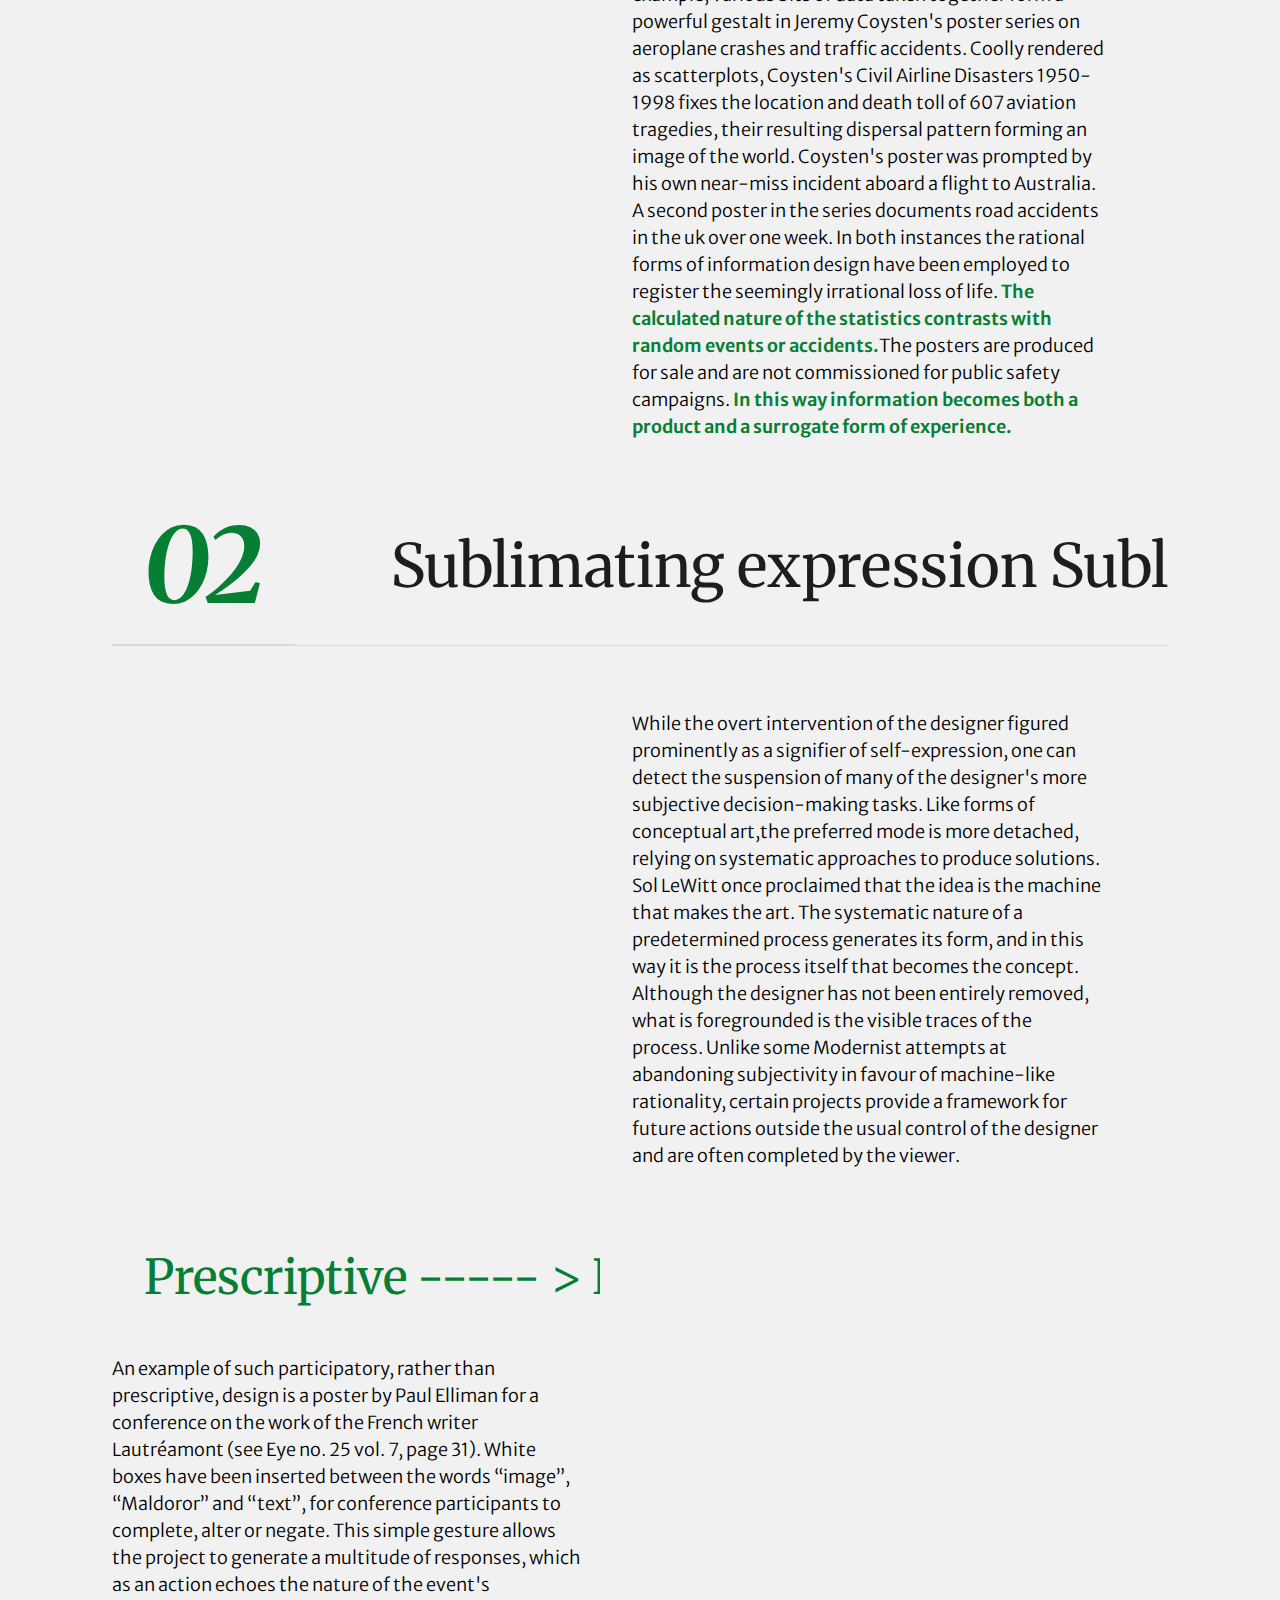
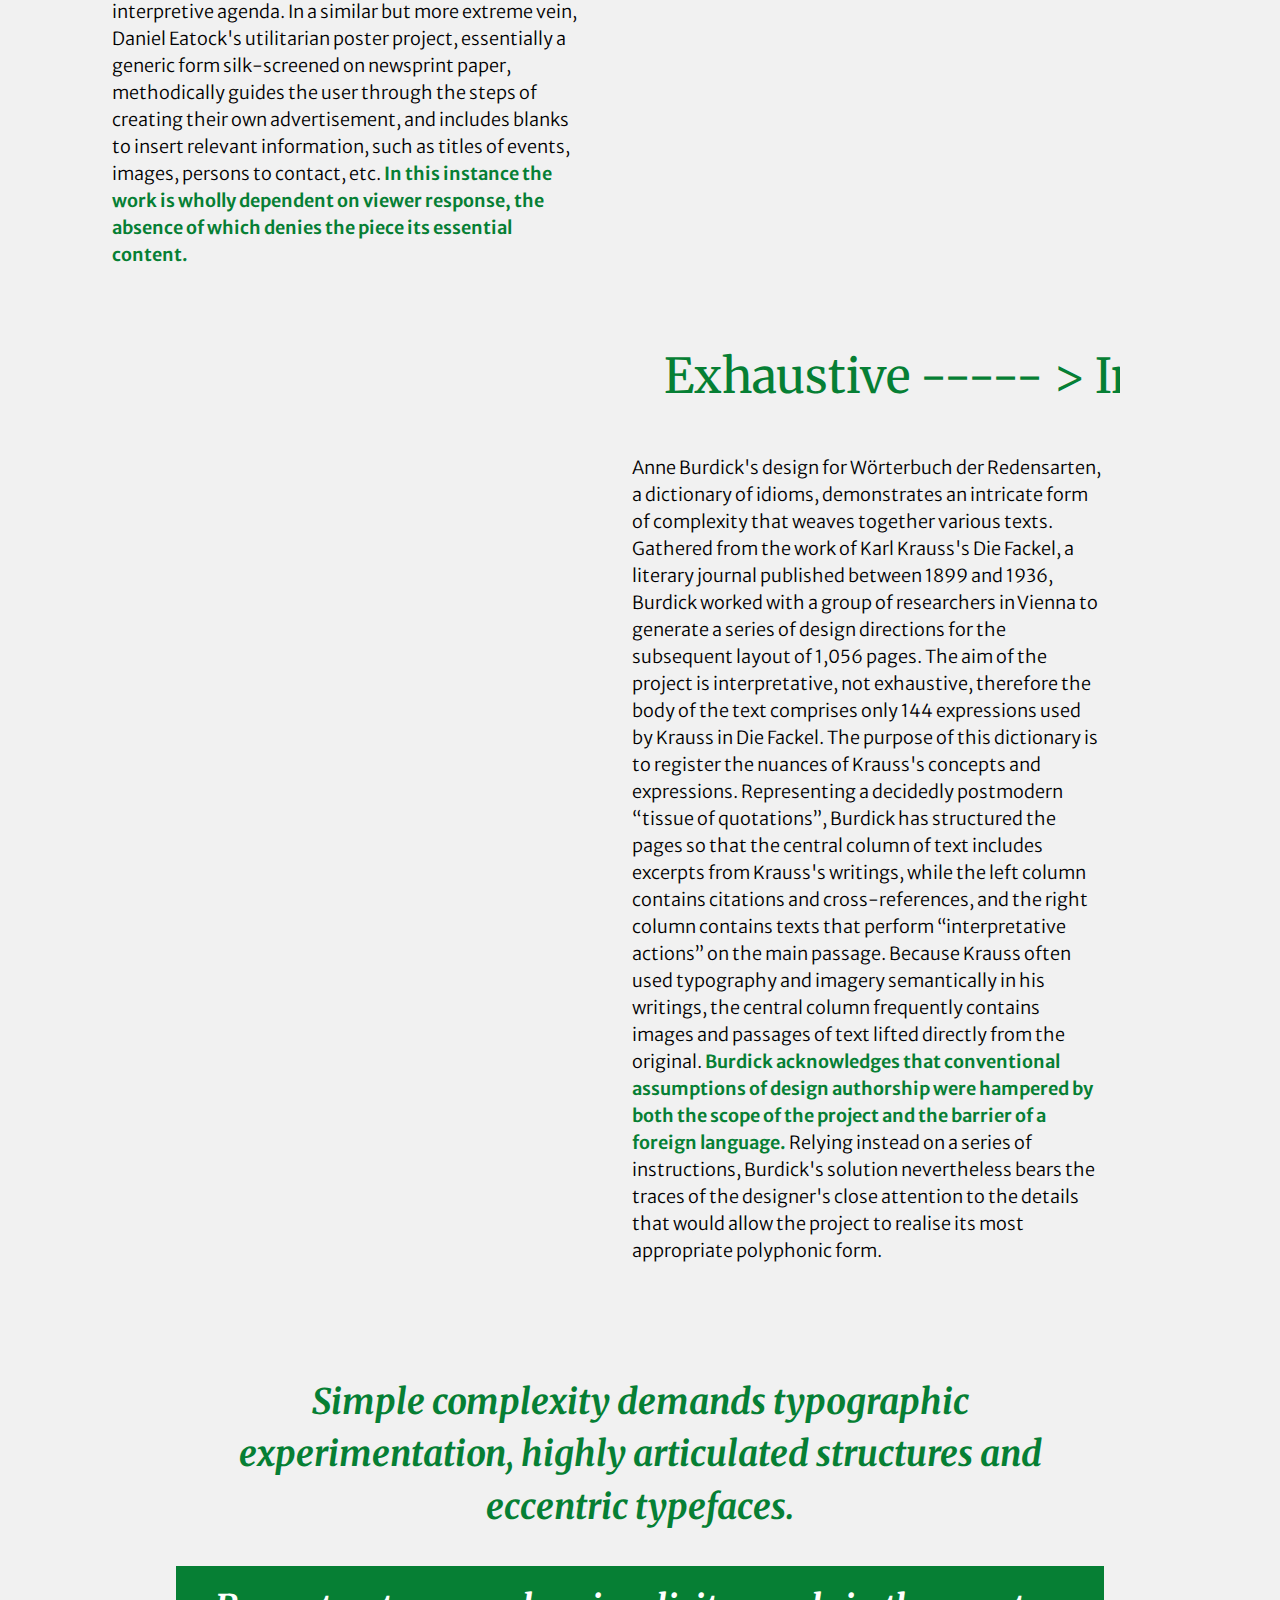
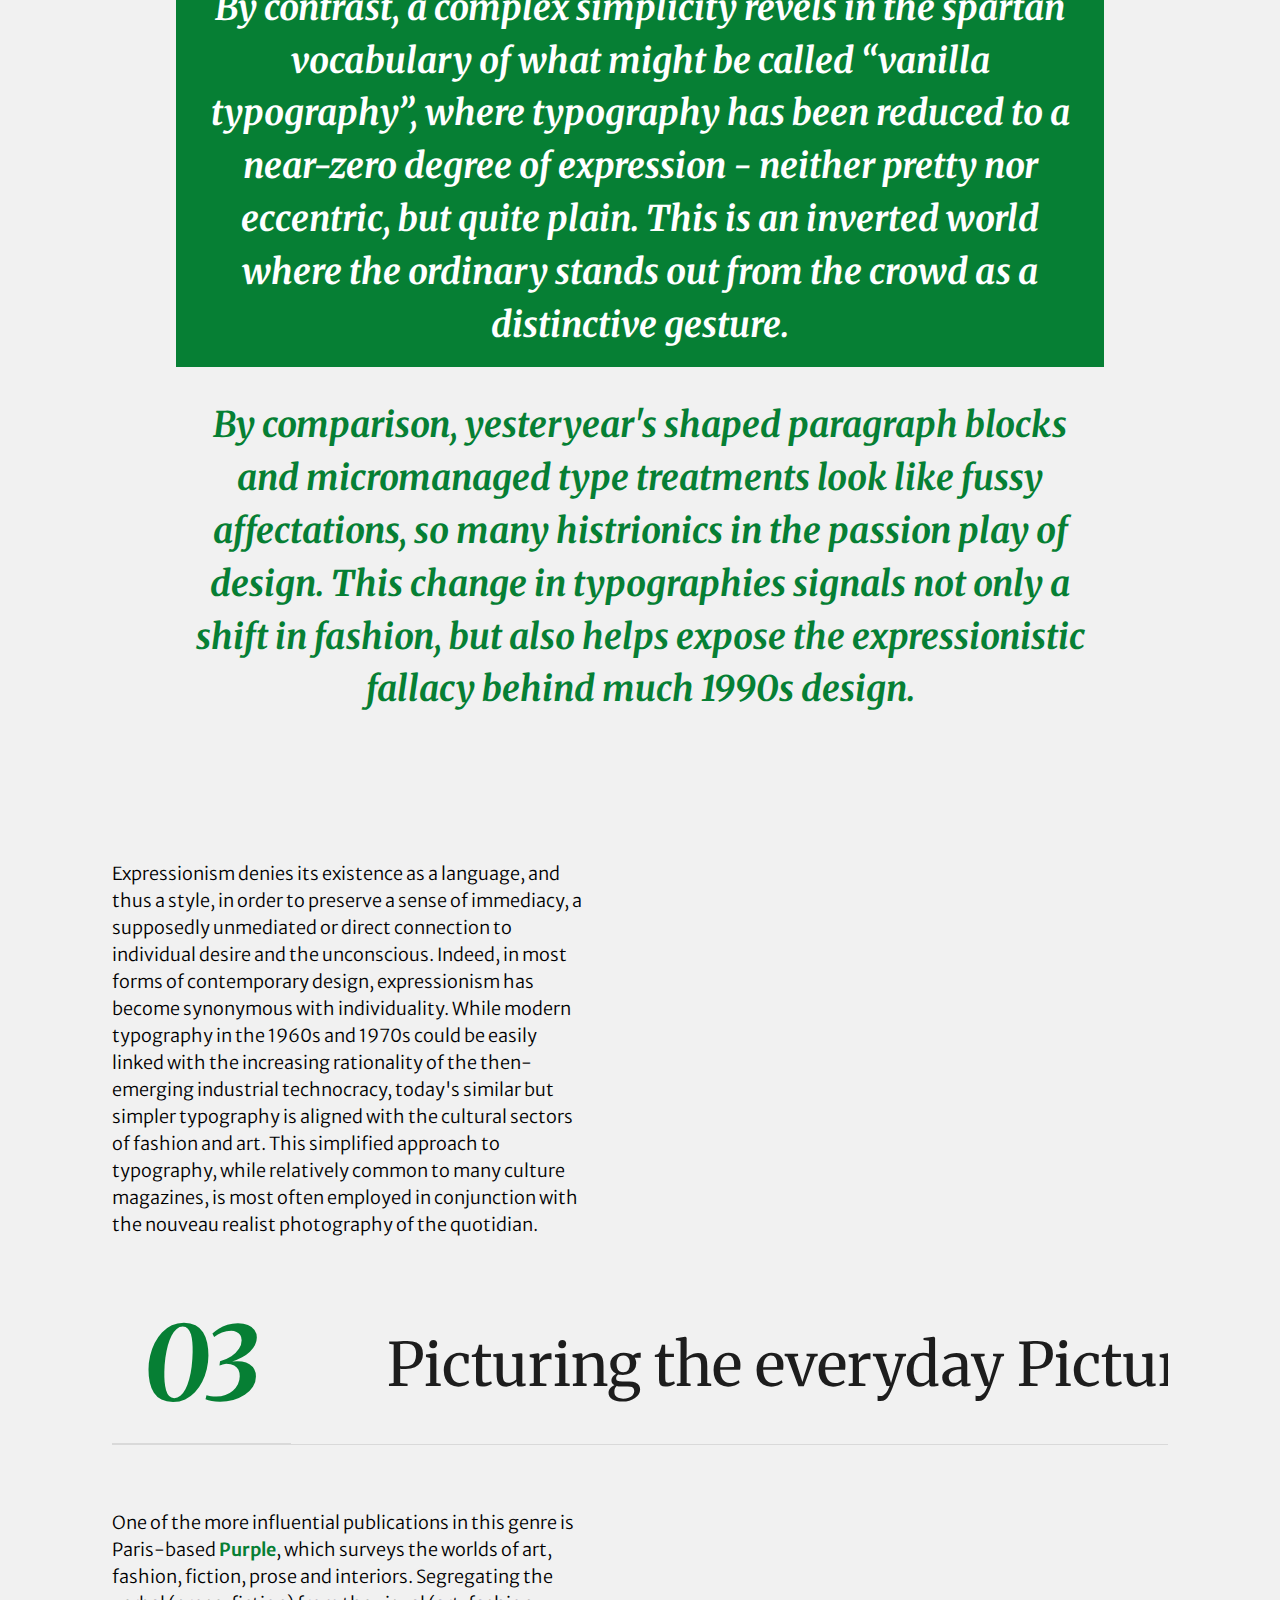
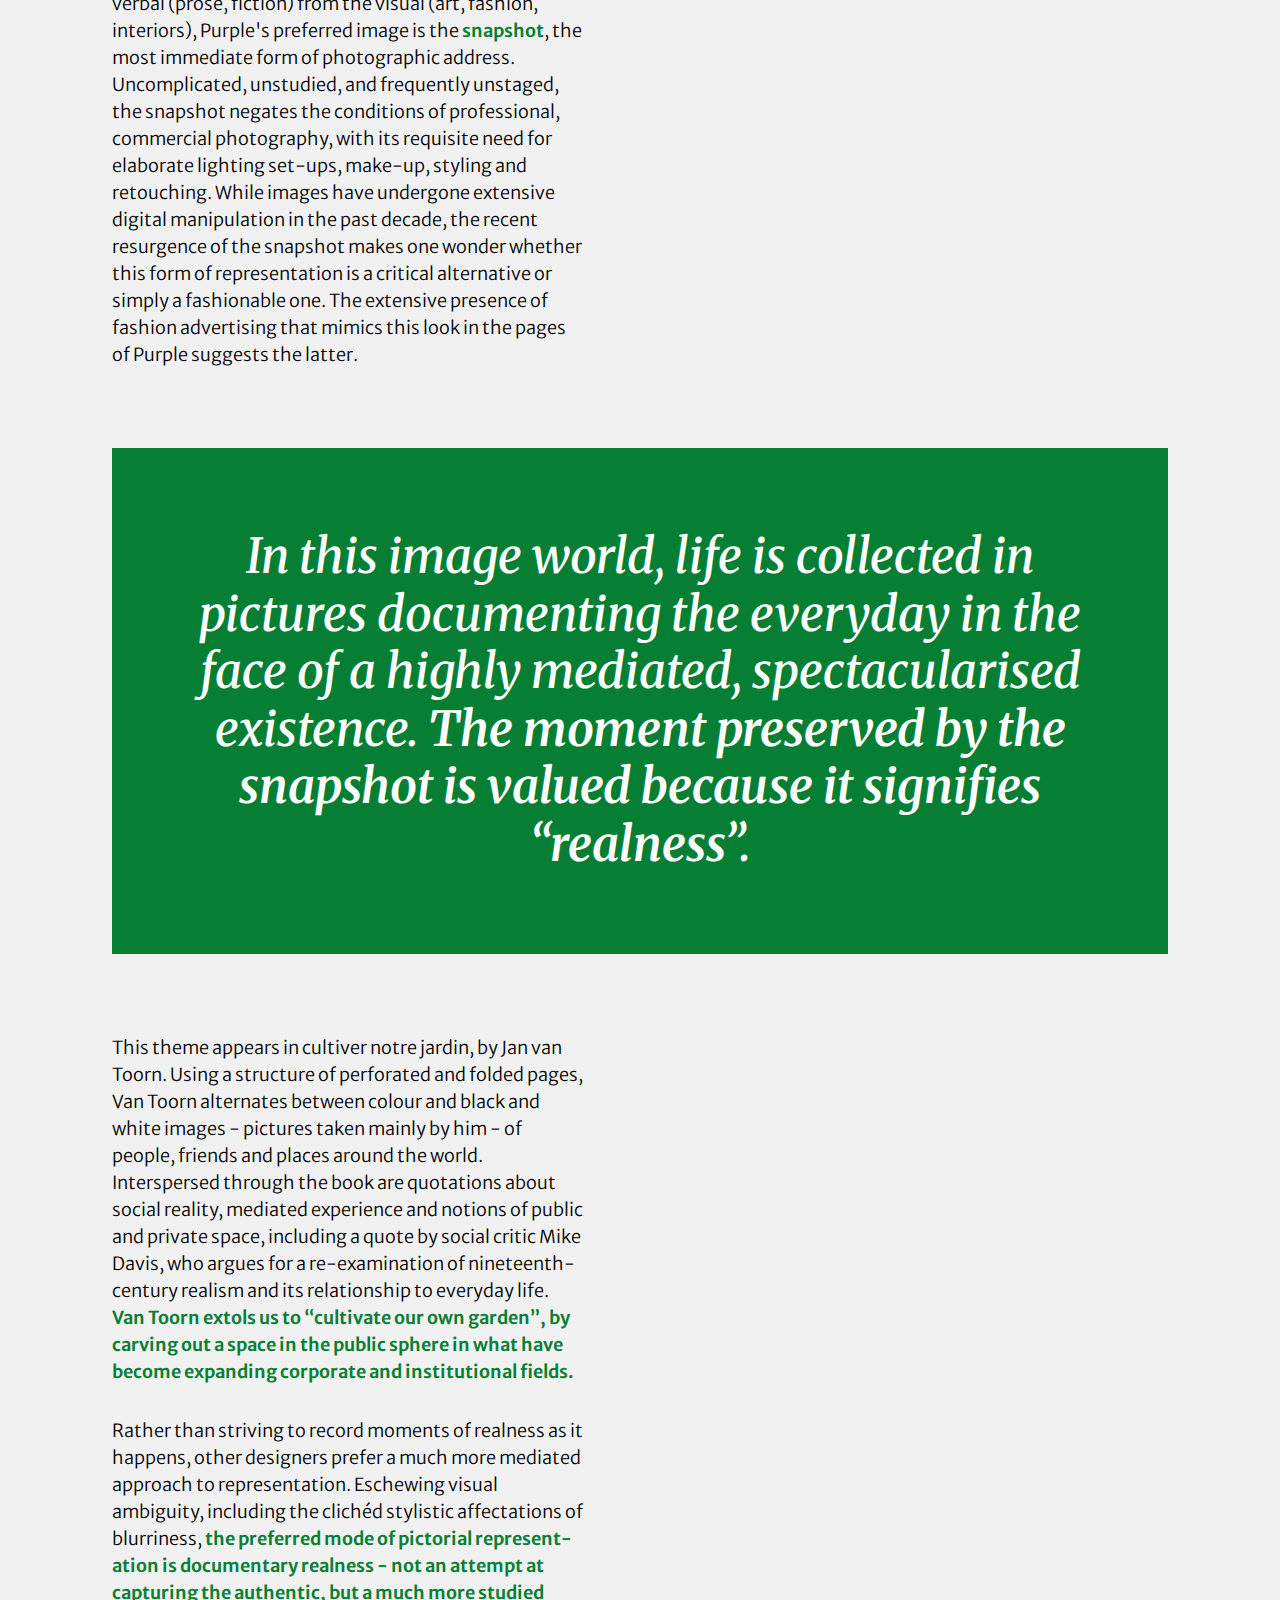
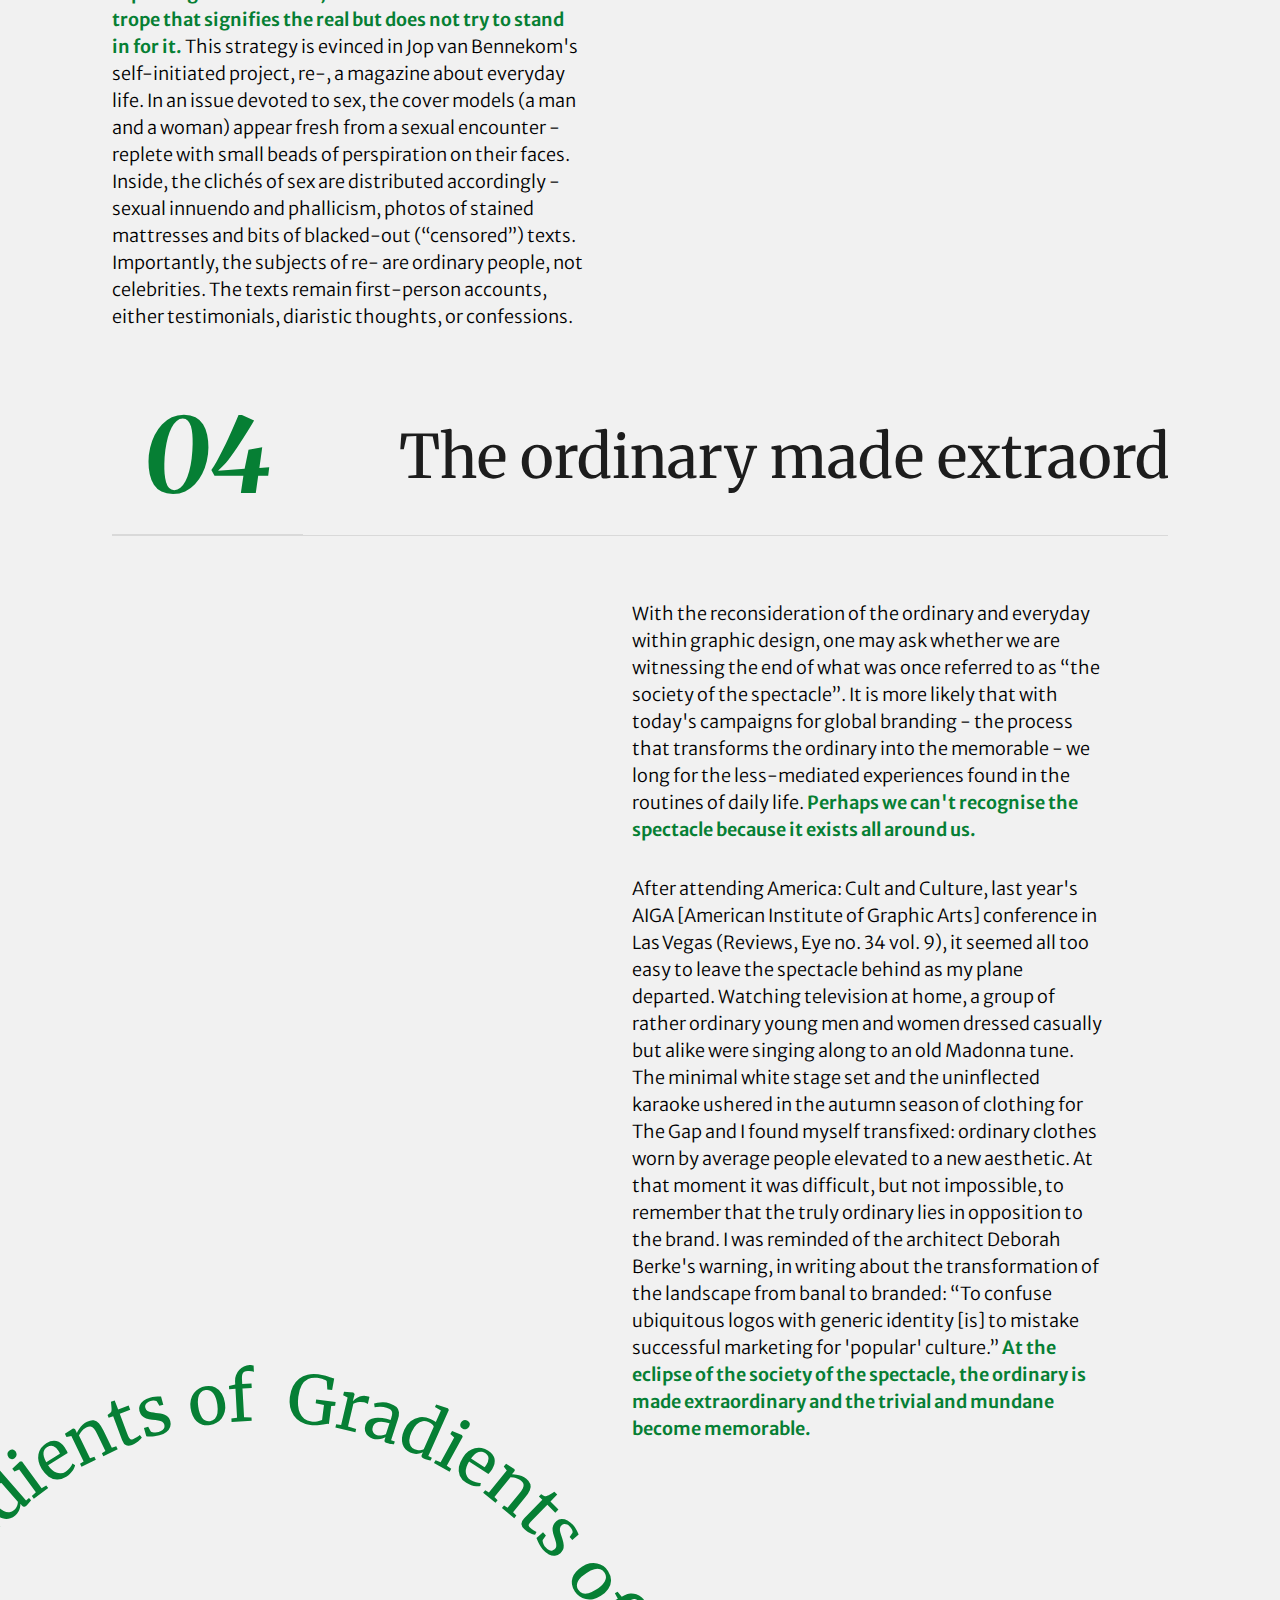
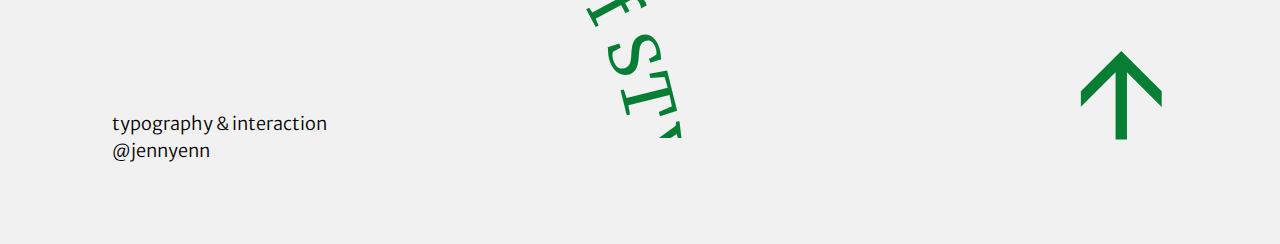
<file: article2-style/index.html>
<html>
	<head>
		<title>Binding</title>
		<meta name="viewport" content="width=device-width, initial-scale=1">
		<link href="../asset/reset.css" rel="stylesheet">
		<link href="../asset/common.css" rel="stylesheet">
		<link href="style.css" rel="stylesheet">
    </head>
	<body>
            <div class="mobile_animation">
                <span> Gradients of STYLE Gradients of STYLE Gradients of STYLE Gradients of STYLE Gradients of STYLE Gradients of STYLE Gradients of STYLE Gradients of STYLE</span>
            </div>

            <div class="circular-text-1">
                <svg viewBox="0 0 300 300">
                <circle cx="150" cy="150" r="200" fill="none" stroke="none" stroke-width="2"/>
                <text>
                    <textPath href="#circlePath" startOffset="1%">
                   Gradients of STYLE Gradients of STYLE Gradients of STYLE Gradients of STYLE Gradients of STYLE Gradients of STYLE Gradients of STYLE Gradients of STYLE
                    </textPath>
                </text>
                <path id="circlePath" fill="none" stroke="transparent" d="M 150, 50 A 100,100 0 1,1 149.9, 50"/>
                </svg>
            </div>

            <div class="navbar sticky">
                <h4>Gradient of STYLE: from complexity to simplicity</h4>
                <nav>
                    <div class="nav">
                        <a href="../index.html">
                            <span>Home</span>
                        </a>
                        <a href="../article1-color/">
                        <span>Color</span>
                        </a>
                        <span>Style</span>
                        <a href="../article3-press/">
                            <span>Press</span>
                        </a>
                    </div>
                </nav>
            </div>
        
            <header id="top">
                <h1>Towards a <br><span class="change_font">Complex </span>Simplicity</h1>
                <div>
                <h2>In the face of global branding, designers are seeking inspiration from the everyday.</h2>
                </div>
                <div>
                <aside>
                    <p>by Andrew Blauvelt </p>
                    <p>Spring, 2000</p>
                </aside>
                </div>
            </header>

            <div class="mobile_animation">
                <span> From Decoration To Expression From Decoration To Expression From Decoration To Expression From Decoration To Expression From Decoration To Expression From Decoration To Expression</span>
            </div>

		<article>
                <blockquote>
                    <h2 >What defines contemporary graphic design today?</h2>
                </blockquote>
            <div class="grid_article">
                <section class="left">
                    <p>
                        The shelves of your local bookshop provide at least one answer. Most books published on the so-called avant-garde of contemporary design represent the institutionalisation of graphic experimentation, only confirming that the radical signs surrounding design in the late 1980s and early 1990s have become thoroughly predictable. Not only has this kind of work become a marketable aesthetic niche, but it is perpetuated by educational institutions that dutifully churn out the latest incremental variations in formulaic fashion, fuelled by the twin myths of expressionism and stylistic pluralism.
                    </p>
                    <p>
                        In his analysis of the 1980s art scene, the critic Hal Foster describes at least two conditions that identify a state of pluralism: <strong>a proliferation of accepted styles in the marketplace and a profusion of educational programmes that together constitute a new academy</strong>. I believe that graphic design operates under similar conditions today. 
                    </p>
                </section>
            </div>
            <blockquote class="highlight">
                <h2>
                    The problem with pluralism is that styles become relative options, not critical choices.
                </h2>
            </blockquote>
            <div class="grid_article">
                <section class="right">
                    <p>
                        Although pluralism ensures many styles from which to choose, we lose any sense of critical alternatives because, as Foster states, <quote>tolerance and acceptance doesn't threaten the status quo</quote>. Instead we have incremental or, in the parlance of 1990s economics, <strong>“managed” change</strong>. Just as the last round of “radical” graphics entered the profession in the late 1980s, many critics predicted an immediate opposite reaction, not understanding perhaps the speed and depth of assimilation such work would engende
                    </p>
                    <p>
                        <strong>The prevailing notion of what defines contemporary graphic design took hold early in the 1990s - variously and problematically referred to as Deconstructivism, grunge graphics, or simply, the “cult of the ugly”.</strong> In antithetical fashion, some critics foresaw an inevitable reaction to the trend by predicting a return to more minimal or reductive approaches. Emigre magazine devoted an issue to the subject (“Starting from Zero”) as early as 1991, in which the idea of reduction was taken to mean a return to the primal, and in 1995 Carel Kuitenbrouwer presciently saw the turn in contemporary Dutch design away from its baroque excesses and towards a “new sobriety” (Eye no. 17 vol. 5). The prophecies continue with the recent publication of Less Is More, by Steven Heller and Anne Fink, a collection of contemporary design defined by familiar yet retrograde notions of simplicity. 
                    </p>
                </section>
            </div>
            <blockquote>
                <h2> In the wake of these predictions has the cult of complexity given way to an ethos of simplicity?</h2>
            </blockquote>
            <div class="grid_article">
            <section class="right">
                <p>
                    At the beginning of the decade it seemed as if there was an ever-expanding universe of graphic possibilities, yet now it feels as if we have reached the limit. Is there no way forward when everything seems possible? In this infinity of possibilities, we may arrive at zero. But to begin again does not mean returning to the “good old days” of clarity, legibility and objectivity. Starting from zero does not mean that contemporary design arrives free of the past.
                </p>
                <p>
                    There are signs of different forms of design taking hold, projects and solutions that embrace reductive not additive working methods, explicit rather than implicit structures of organisation, a preference for the literal over the ambiguous, and where the ordinary and the quotidian, not the exoticised subcultures of the vernacular, are sources of inspiration. At their best such projects are a critical encounter with problems of representation, both verbal and visual, rather than the next round of stylistic permutations. <strong>This shift away from the simply complex and towards a complex simplicity is a condition that I would like to read against many of the most celebrated characteristics of design produced in the 1990s.</strong>
                </p>
            </section>
            </div>
            <section>
                <div class="heading">
                    <h3> 01 </h3>
                    <div class="animation"> 
                        <h3>A complex simplicity A complex simplicity</h3>
                    </div>
                </div>
            </section>
            <div class="grid_article">
                <section class="left">
                    <p>
                        In the realm of the <strong>simply complex</strong>, fragmentation is preferred as the viewer assembles various bits of text and image to form an aggregate message. Such work tends to treat language as a free-floating talisman, isolated words drifting across the page in search of meaning. 
                    </p>
                </section>
            </div>
            <blockquote class="highlight">
                <h2>
                    By contrast a complex simplicity relies on enumeration and explication, a series of digressions and elaborations linked in the flow of language.
                </h2>
            </blockquote>
            <div class="grid_article">
                <section class="right">
                    <p>
                        <strong>What seems trivial and tangential becomes essential - like so many bits and pieces of data in the detritus of the information age. </strong>This abundance of information is employed to dramatic and occasionally humorous effect. Structure becomes paramount in order to handle large quantities of texts and images: a penchant for charts, diagrams and maps prevails. But in the most interesting work what appears to be good old information design reveals, upon closer examination, something more subjective - a kind of over-rationalised explication - that undermines its historical associations of neutrality and objectivity.
                    </p>
                </section>
            </div>
            <div class="grid_article">
                <section class="left">
                    <p>
                        The diagrammatic and the eccentric converge in Timothy McSweeney's, a literary journal in which words reign supreme. This is confirmed by the admonishment on the cover of issue two: <quote>If words are to be used as design elements then let designers write them.</quote> Prone to confabulation, this small, book-like journal is set in only one typeface, Garamond, about which is provided a five-page pseudo-colophon. McSweeney's is typically bereft of imagery, especially photography, preferring small line illustrations and the occasional diagram or dingbat. Its well crafted covers evoke Victorian typographic guises with elaborate extended prose and marginalia, while intricate charts structure the contents of each issue in much the way that nineteenth-century physiognomy charts tried to map human nature. <strong>McSweeney's relies on verbal explication and finds a visual corollary in the diagram.</strong> The contents of issue two, for example, are represented by the number of words per article and approximate reading time, and by a pie chart that categorises the offerings by percentage, for example, <quote>Stories that want you to be happy: 19%.</quote> Carefully ordered, but abhorrent of white space, it leaves no place unused. Witness, from the third issue cover, messages such as <quote>This area was blank for the longest time</quote> or  <quote>Nothing need happen here</quote>, or an article printed on the spine.<strong> For McSweeney's the modernist principle of “activated” white space seems empty, both wasteful and useless, because every place is a seen as a potential space to hold meaning.</strong>
                    </p>
                </section>
            </div>
            <div class="grid_article">
                <section class="right">
                    <p>
                        It is also possible for the form to structure itself. For example, various bits of data taken together form a powerful gestalt in Jeremy Coysten's poster series on aeroplane crashes and traffic accidents. Coolly rendered as scatterplots, Coysten's Civil Airline Disasters 1950-1998 fixes the location and death toll of 607 aviation tragedies, their resulting dispersal pattern forming an image of the world. Coysten's poster was prompted by his own near-miss incident aboard a flight to Australia. A second poster in the series documents road accidents in the uk over one week. In both instances the rational forms of information design have been employed to register the seemingly irrational loss of life. <strong>The calculated nature of the statistics contrasts with random events or accidents.</strong>The posters are produced for sale and are not commissioned for public safety campaigns.  <strong>In this way information becomes both a product and a surrogate form of experience.</strong>
                    </p>
                </section>
            </div>
            <section>
                <div class="heading">
                    <h3> 02 </h3>
                    <div class="animation"> 
                        <h3>Sublimating expression Sublimating expression </h3>
                    </div>
                </div>
            </section>
            <div class="grid_article">
                <section class="right">
                    <p>
                        While the overt intervention of the designer figured prominently as a signifier of self-expression, one can detect the suspension of many of the designer's more subjective decision-making tasks. Like forms of conceptual art,the preferred mode is more detached, relying on systematic approaches to produce solutions. Sol LeWitt once proclaimed that <quote>the idea is the machine that makes the art</quote>. <storng>The systematic nature of a predetermined process generates its form, and in this way it is the process itself that becomes the concept.</storng> Although the designer has not been entirely removed, what is foregrounded is the visible traces of the process. Unlike some Modernist attempts at abandoning subjectivity in favour of machine-like rationality, certain projects provide a framework for future actions outside the usual control of the designer and are often completed by the viewer.
                    </p>
                </section>
            </div>
            <div class="grid_article">
                <section class="left">
                    <div class="animation">
                        <h3>Prescriptive ----- > Participatory  </h3>
                    </div>
                    <div>
                        <p>
                            An example of such participatory, rather than prescriptive, design is a poster by Paul Elliman for a conference on the work of the French writer Lautréamont (see Eye no. 25 vol. 7, page 31). White boxes have been inserted between the words “image”, “Maldoror” and “text”, for conference participants to complete, alter or negate. This simple gesture allows the project to generate a multitude of responses, which as an action echoes the nature of the event's interpretive agenda. In a similar but more extreme vein, Daniel Eatock's utilitarian poster project, essentially a generic form silk-screened on newsprint paper, methodically guides the user through the steps of creating their own advertisement, and includes blanks to insert relevant information, such as titles of events, images, persons to contact, etc. <strong>In this instance the work is wholly dependent on viewer response, the absence of which denies the piece its essential content.</strong>
                        </p>
                    </div>
                </section>
            </div>
            <div class="grid_article">
                <section class="right">
                    <div class="animation">
                        <h3>Exhaustive  ----- > Interpretative</h3>
                    </div>
                    <p>
                        Anne Burdick's design for Wörterbuch der Redensarten, a dictionary of idioms, demonstrates an intricate form of complexity that weaves together various texts. Gathered from the work of Karl Krauss's Die Fackel, a literary journal published between 1899 and 1936, Burdick worked with a group of researchers in Vienna to generate a series of design directions for the subsequent layout of 1,056 pages. The aim of the project is interpretative, not exhaustive, therefore the body of the text comprises only 144 expressions used by Krauss in Die Fackel. The purpose of this dictionary is to register the nuances of Krauss's concepts and expressions. Representing a decidedly postmodern “tissue of quotations”, Burdick has structured the pages so that the central column of text includes excerpts from Krauss's writings, while the left column contains citations and cross-references, and the right column contains texts that perform “interpretative actions” on the main passage. Because Krauss often used typography and imagery semantically in his writings, the central column frequently contains images and passages of text lifted directly from the original.<strong> Burdick acknowledges that conventional assumptions of design authorship were hampered by both the scope of the project and the barrier of a foreign language.</strong> Relying instead on a series of instructions, Burdick's solution nevertheless bears the traces of the designer's close attention to the details that would allow the project to realise its most appropriate polyphonic form.
                    </p>
                </section>
            </div>
            <blockquote class="highlight_smaller">
                <h2>
                    Simple complexity demands typographic experimentation, highly articulated structures and eccentric typefaces. 
                </h2>
                <h2>
                    By contrast, a complex simplicity revels in the spartan vocabulary of what might be called “vanilla typography”, where typography has been reduced to a near-zero degree of expression - neither pretty nor eccentric, but quite plain.
                    This is an inverted world where the ordinary stands out from the crowd as a distinctive gesture.
                </h2>
                <h2>
                    By comparison, yesteryear's shaped paragraph blocks and micromanaged type treatments look like fussy affectations, so many histrionics in the passion play of design. This change in typographies signals not only a shift in fashion, but also helps expose the expressionistic fallacy behind much 1990s design.
                </h2>
            </blockquote>
            <div class="grid_article">
                <section class="left">
                    <p>
                        Expressionism denies its existence as a language, and thus a style, in order to preserve a sense of immediacy, a supposedly unmediated or direct connection to individual desire and the unconscious. Indeed, in most forms of contemporary design, expressionism has become synonymous with individuality. While modern typography in the 1960s and 1970s could be easily linked with the increasing rationality of the then-emerging industrial technocracy, today's similar but simpler typography is aligned with the cultural sectors of fashion and art. This simplified approach to typography, while relatively common to many culture magazines, is most often employed in conjunction with the nouveau realist photography of the quotidian.
                    </p>
                </section>
            </div>
            <section>
                <div class="heading">
                    <h3> 03 </h3>
                    <div class="animation"> 
                        <h3>Picturing the everyday Picturing the everyday </h3>
                    </div>
                </div>
            </section>
            <div class="grid_article">
                <section class="left">
                    <p>
                        One of the more influential publications in this genre is Paris-based <strong>Purple</strong>, which surveys the worlds of art, fashion, fiction, prose and interiors. Segregating the verbal (prose, fiction) from the visual (art, fashion, interiors), Purple's preferred image is the<strong> snapshot</strong>, the most immediate form of photographic address. Uncomplicated, unstudied, and frequently unstaged, the snapshot negates the conditions of professional, commercial photography, with its requisite need for elaborate lighting set-ups, make-up, styling and retouching. While images have undergone extensive digital manipulation in the past decade, the recent resurgence of the snapshot makes one wonder whether this form of representation is a critical alternative or simply a fashionable one. The extensive presence of fashion advertising that mimics this look in the pages of Purple suggests the latter.
                    </p>
                </section>
            </div>
            <blockquote>
                <h2>
                    In this image world, life is collected in pictures documenting the everyday in the face of a highly mediated, spectacularised existence. <strong>The moment preserved by the snapshot is valued because it signifies “realness”. </strong>
                </h2>
            </blockquote>
            <div class="grid_article">
                <section class="left">
                    <p>
                        This theme appears in cultiver notre jardin, by Jan van Toorn. Using a structure of perforated and folded pages, Van Toorn alternates between colour and black and white images - pictures taken mainly by him - of people, friends and places around the world. Interspersed through the book are quotations about social reality, mediated experience and notions of public and private space, including a quote by social critic Mike Davis, who argues for a re-examination of nineteenth-century realism and its relationship to everyday life. <strong>Van Toorn extols us to “cultivate our own garden”, by carving out a space in the public sphere in what have become expanding corporate and institutional fields.</strong>
                    </p>
                    <p>
                        Rather than striving to record moments of realness as it happens, other designers prefer a much more mediated approach to representation. Eschewing visual ambiguity, including the clichéd stylistic affectations of blurriness, <strong>the preferred mode of pictorial represent-ation is documentary realness - not an attempt at capturing the authentic, but a much more studied trope that signifies the real but does not try to stand in for it.</strong> This strategy is evinced in Jop van Bennekom's self-initiated project, re-, a magazine about everyday life. In an issue devoted to sex, the cover models (a man and a woman) appear fresh from a sexual encounter - replete with small beads of perspiration on their faces. Inside, the clichés of sex are distributed accordingly - sexual innuendo and phallicism, photos of stained mattresses and bits of blacked-out (“censored”) texts. Importantly, the subjects of re- are ordinary people, not celebrities. The texts remain first-person accounts, either testimonials, diaristic thoughts, or confessions.
                    </p>
                </section>
            </div>
            <section>
                <div class="heading">
                    <h3> 04 </h3>
                    <div class="animation"> 
                        <h3>The ordinary made extraordinary The ordinary made extraordinary</h3>
                    </div>
                </div>
            </section>
            <div class="grid_article">
            <section class="right">
                <p>
                    With the reconsideration of the ordinary and everyday within graphic design, one may ask whether we are witnessing the end of what was once referred to as “the society of the spectacle”. It is more likely that with today's campaigns for global branding - the process that transforms the ordinary into the memorable - we long for the less-mediated experiences found in the routines of daily life. <strong>Perhaps we can't recognise the spectacle because it exists all around us.</strong>
                </p>
                <P>
                    After attending America: Cult and Culture, last year's AIGA [American Institute of Graphic Arts] conference in Las Vegas (Reviews, Eye no. 34 vol. 9), it seemed all too easy to leave the spectacle behind as my plane departed. Watching television at home, a group of rather ordinary young men and women dressed casually but alike were singing along to an old Madonna tune. The minimal white stage set and the uninflected karaoke ushered in the autumn season of clothing for The Gap and I found myself transfixed: ordinary clothes worn by average people elevated to a new aesthetic. At that moment it was difficult, but not impossible, to remember that the truly ordinary lies in opposition to the brand. I was reminded of the architect Deborah Berke's warning, in writing about the transformation of the landscape from banal to branded: “To confuse ubiquitous logos with generic identity [is] to mistake successful marketing for 'popular' culture.” <strong> At the eclipse of the society of the spectacle, the ordinary is made extraordinary and the trivial and mundane become memorable.</strong>
                </P>
            </section>
            </div>
        </article>
        <div class="mobile_animation">
            <span> Gradient of STYLE: From Simplicity To Complexity Gradient of STYLE: From Simplicity To Complexity Gradient of STYLE: From Simplicity To Complexity Gradient of STYLE: From Simplicity To Complexity</span>
        </div>
        <footer>
            <div>
                <p>typography & interaction</p>
                <p>@jennyenn</p>
            </div>
            <div class="arrow">
				<h1><a href="#top"> <- </a> </h1>
			</div>
        </footer>
        <div class="circular-text-2">
            <svg viewBox="0 0 300 300">
            <circle cx="150" cy="150" r="200" fill="none" stroke="none" stroke-width="2"/>
            <text>
                <textPath href="#circlePath" startOffset="1%">
                Gradients of STYLE Gradients of STYLE Gradients of STYLE Gradients of STYLE Gradients of STYLE Gradients of STYLE Gradients of STYLE Gradients of STYLE
                </textPath>
            </text>
            <path id="circlePath" fill="none" stroke="transparent" d="M 150,50 A 100,100 0 1,1 149.9, 50"/>
            </svg>
        </div>
	</body>
</html>
</file>
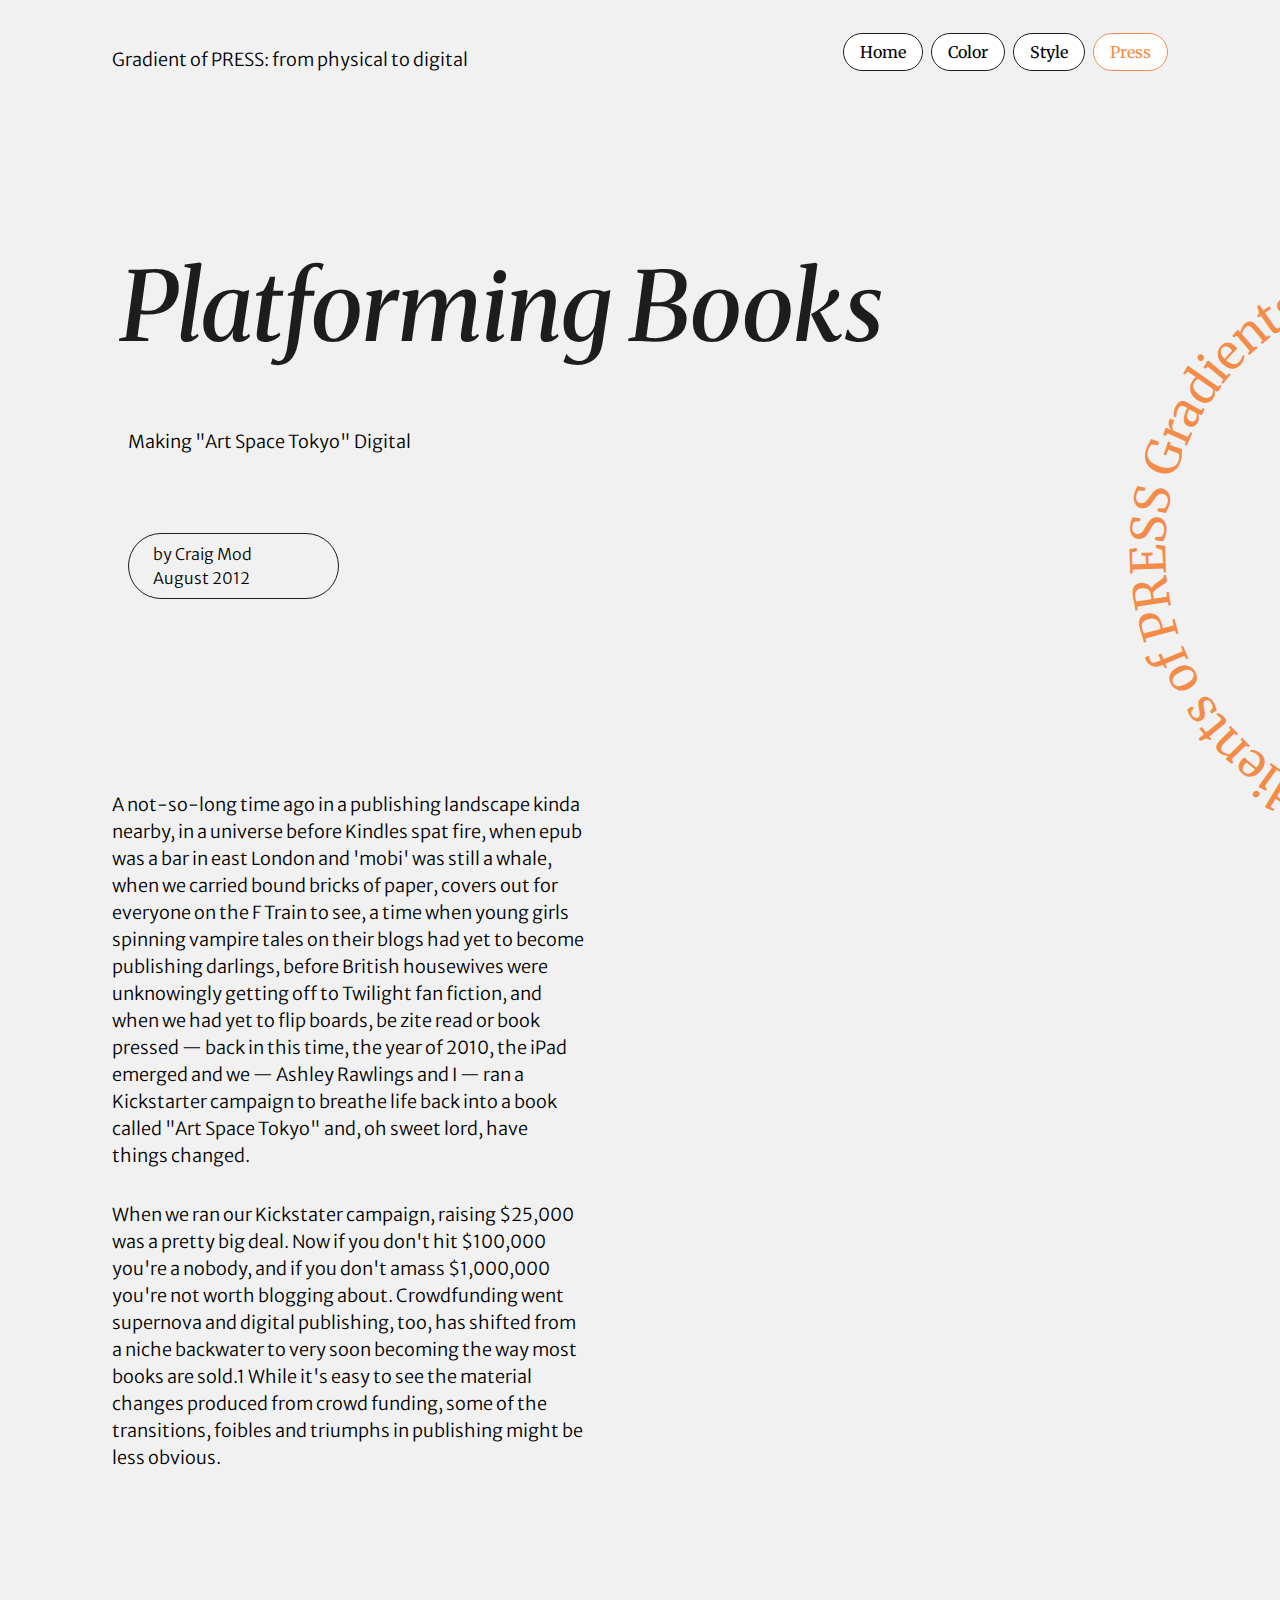
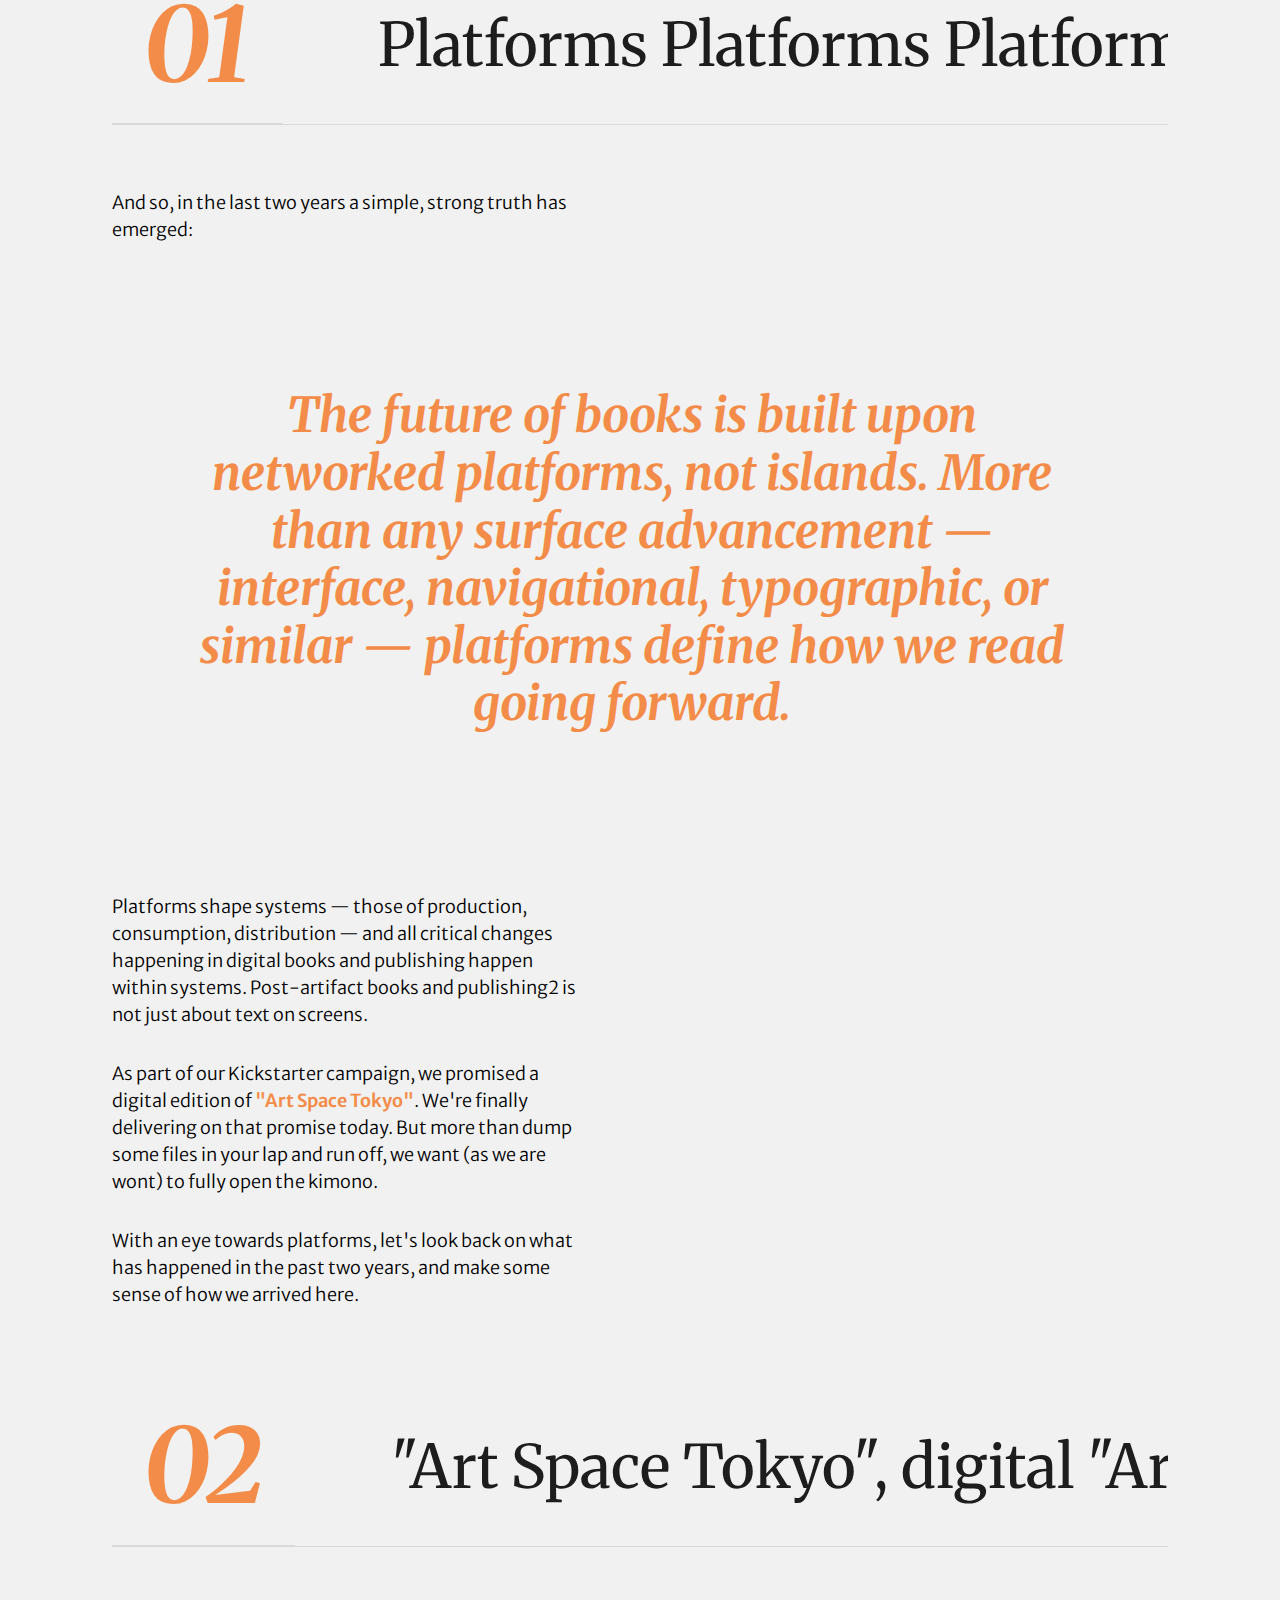
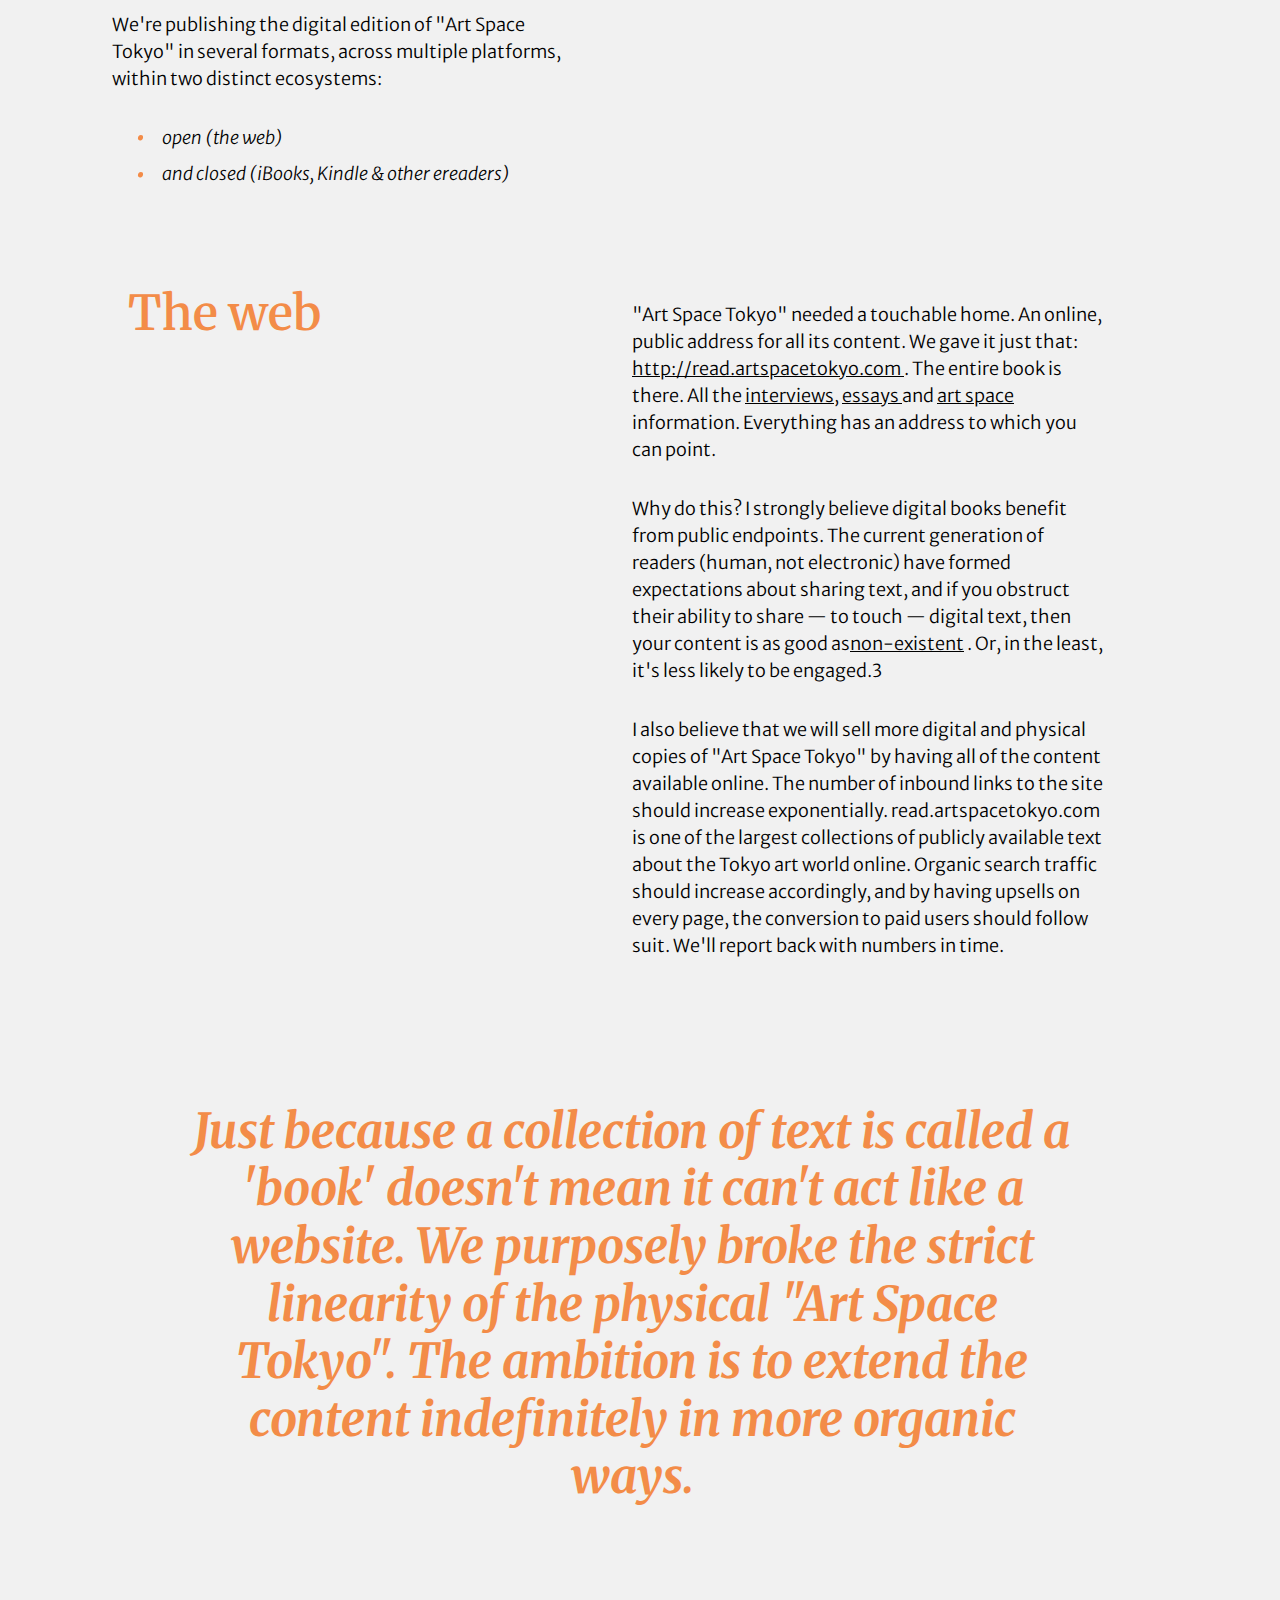
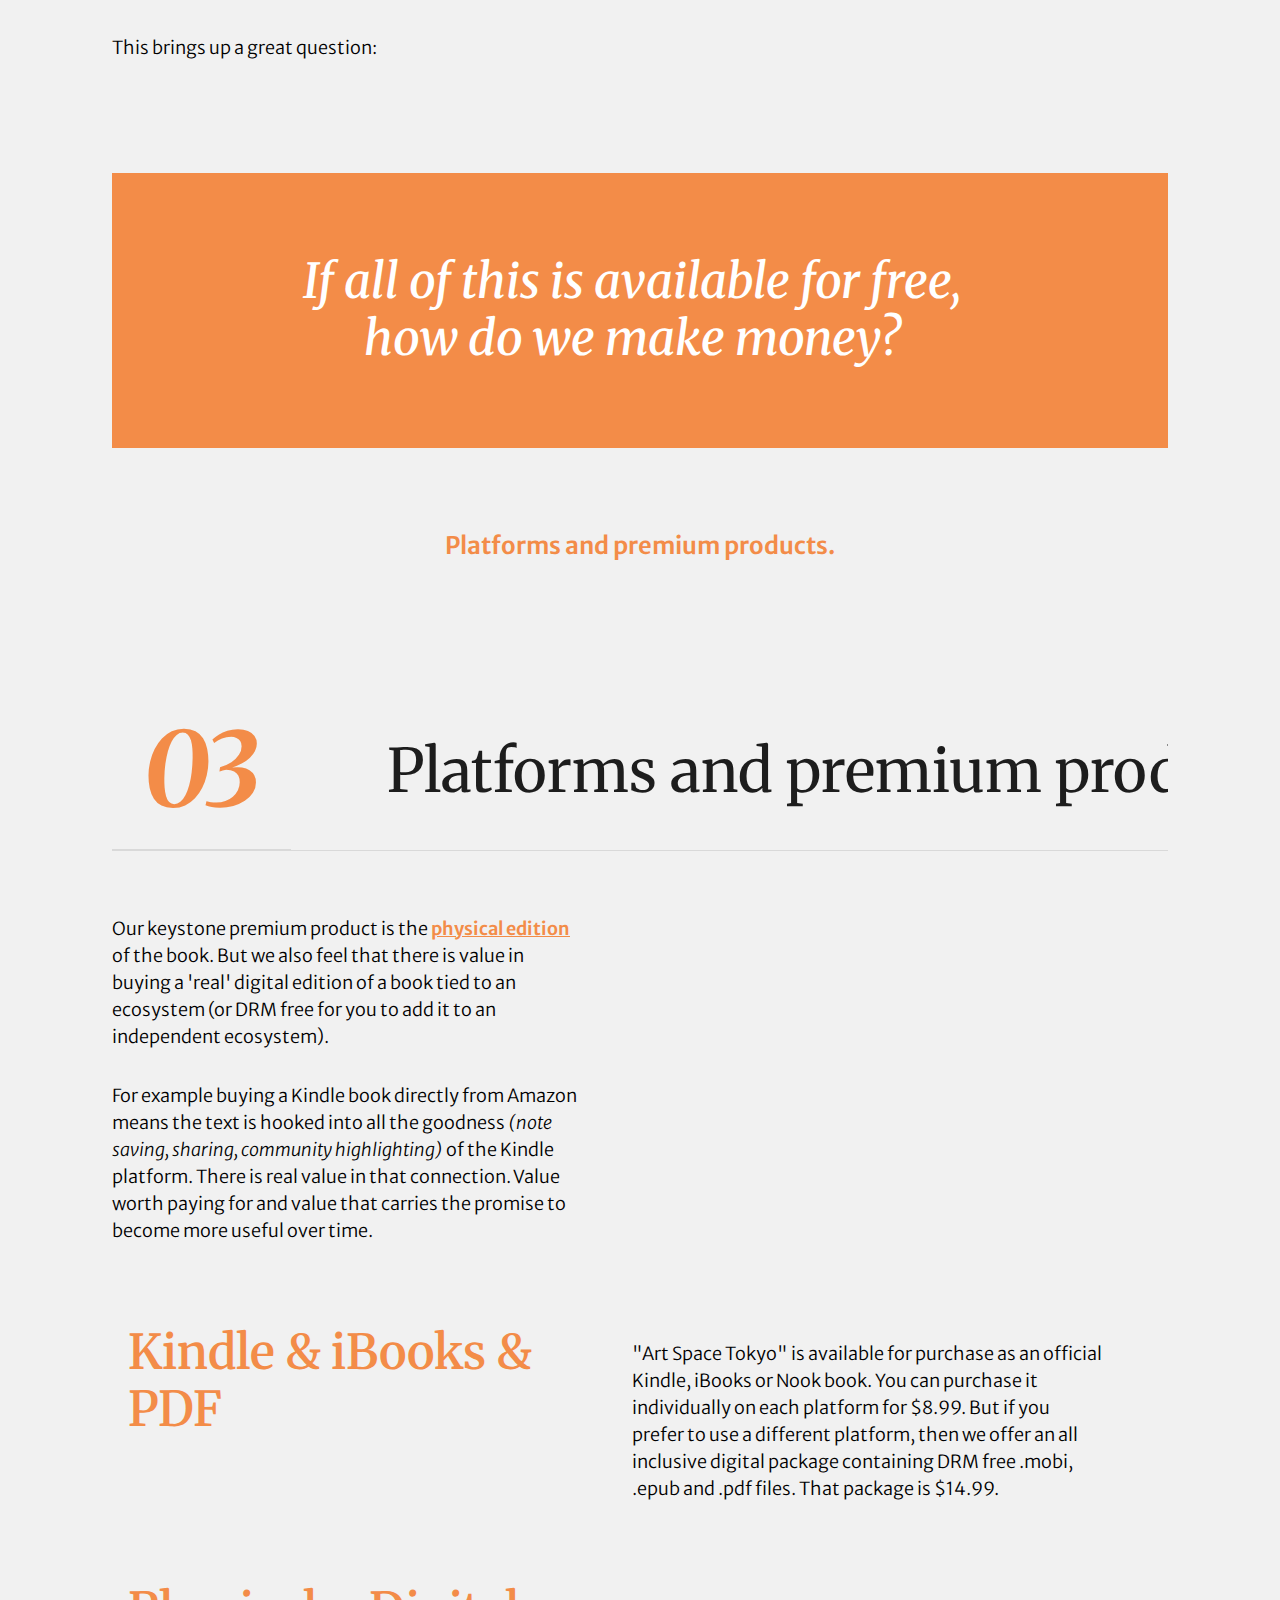
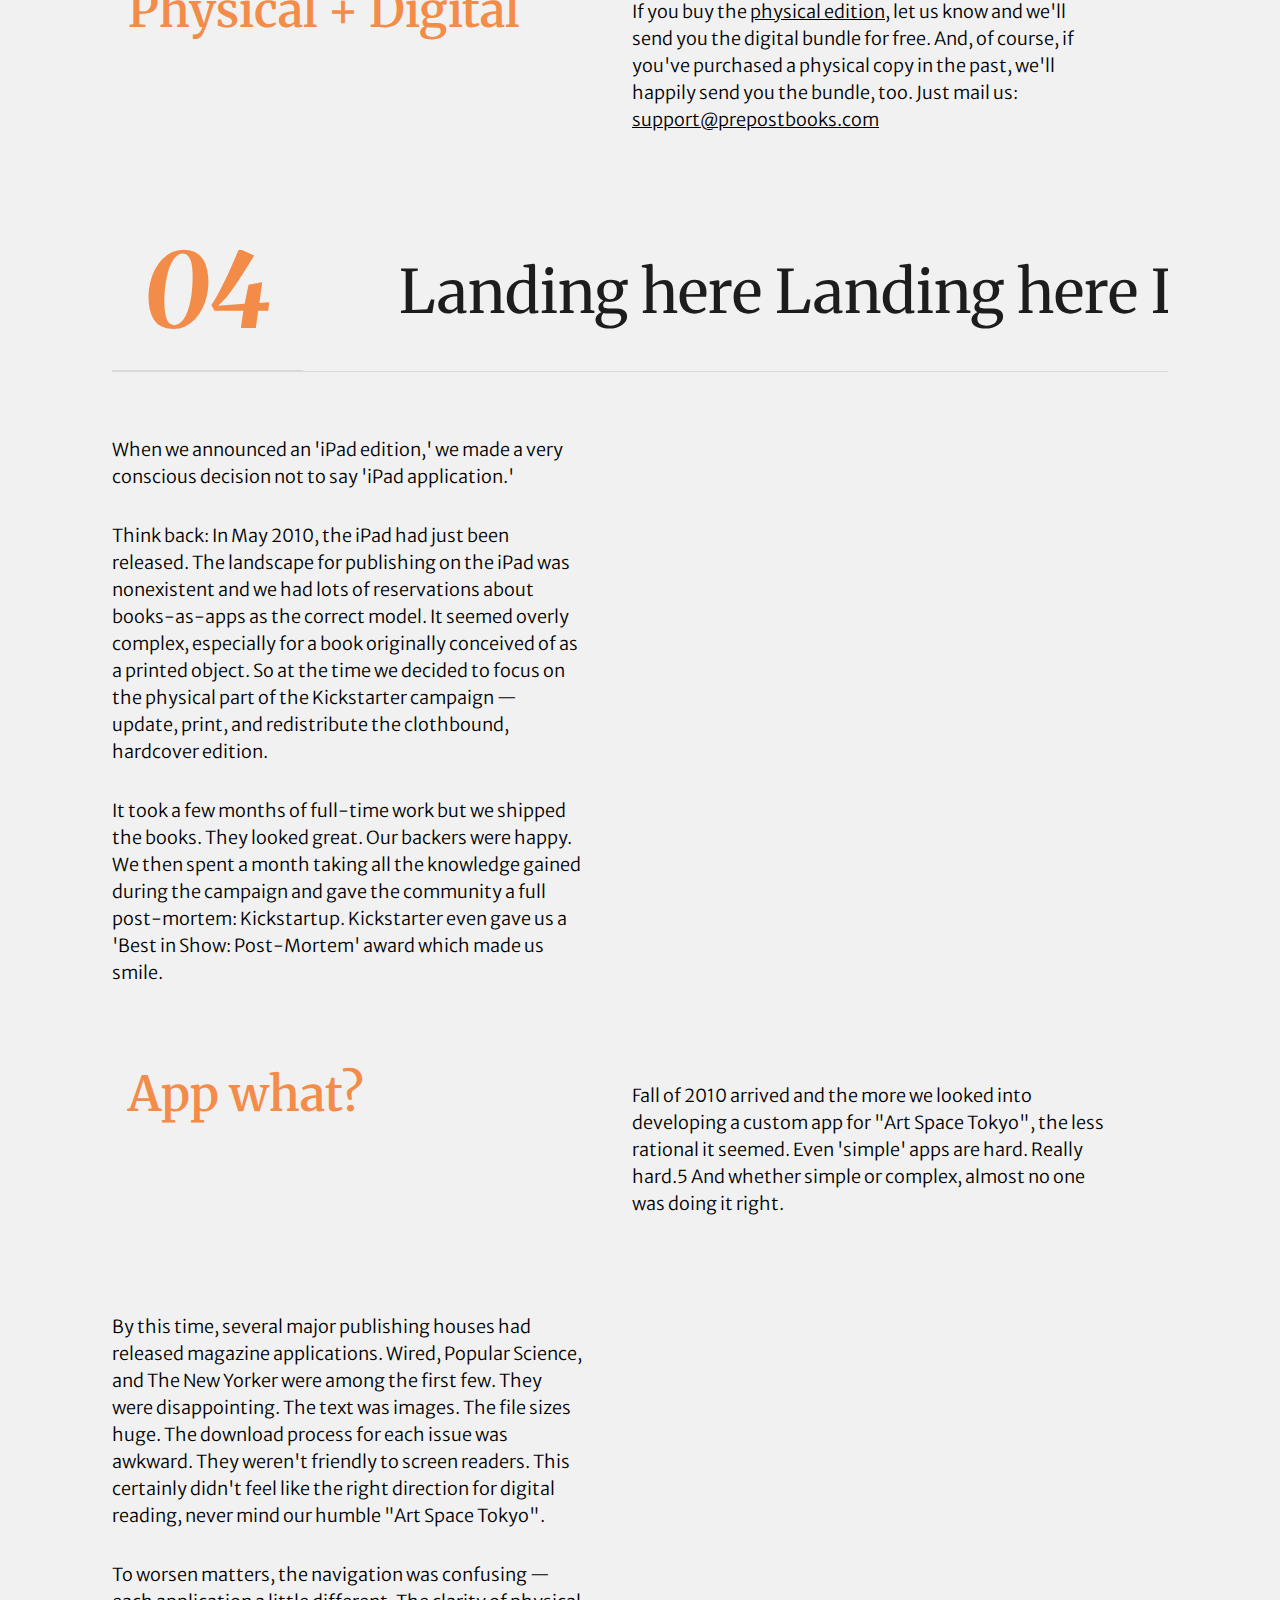
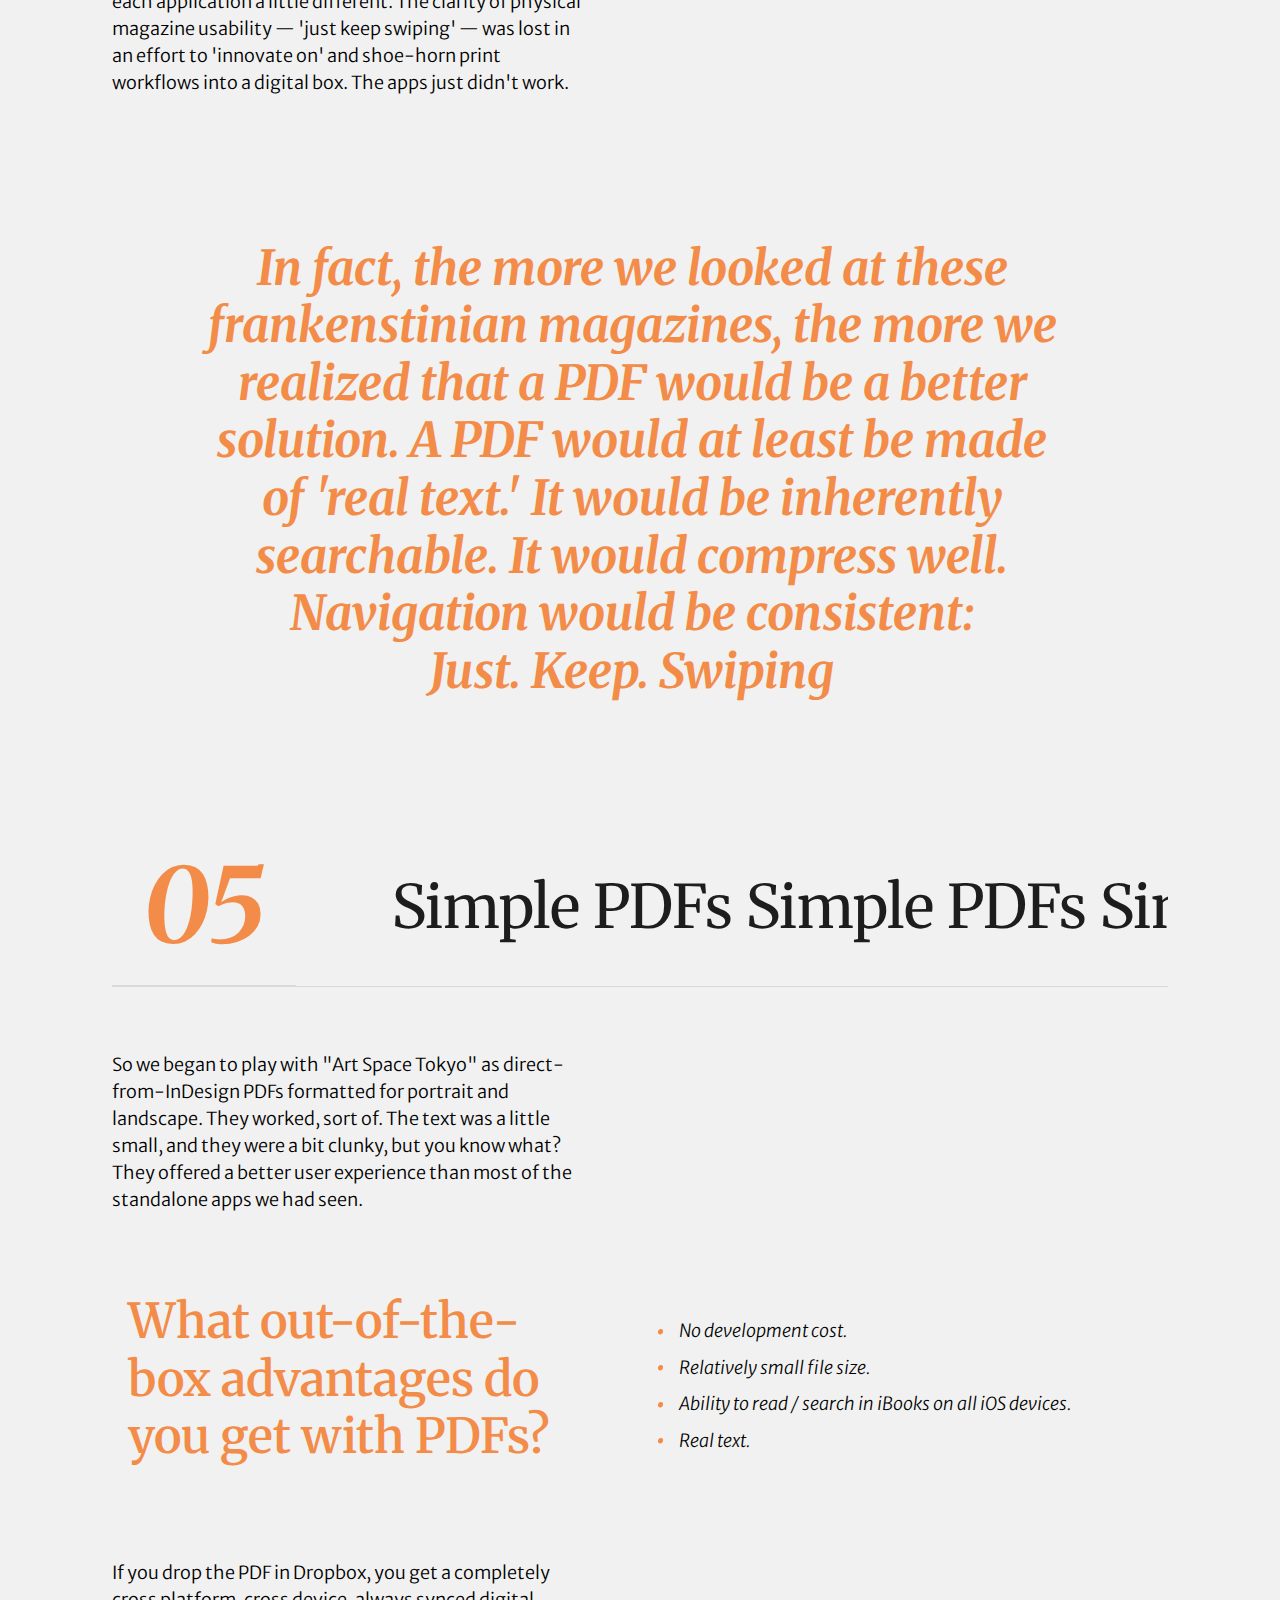
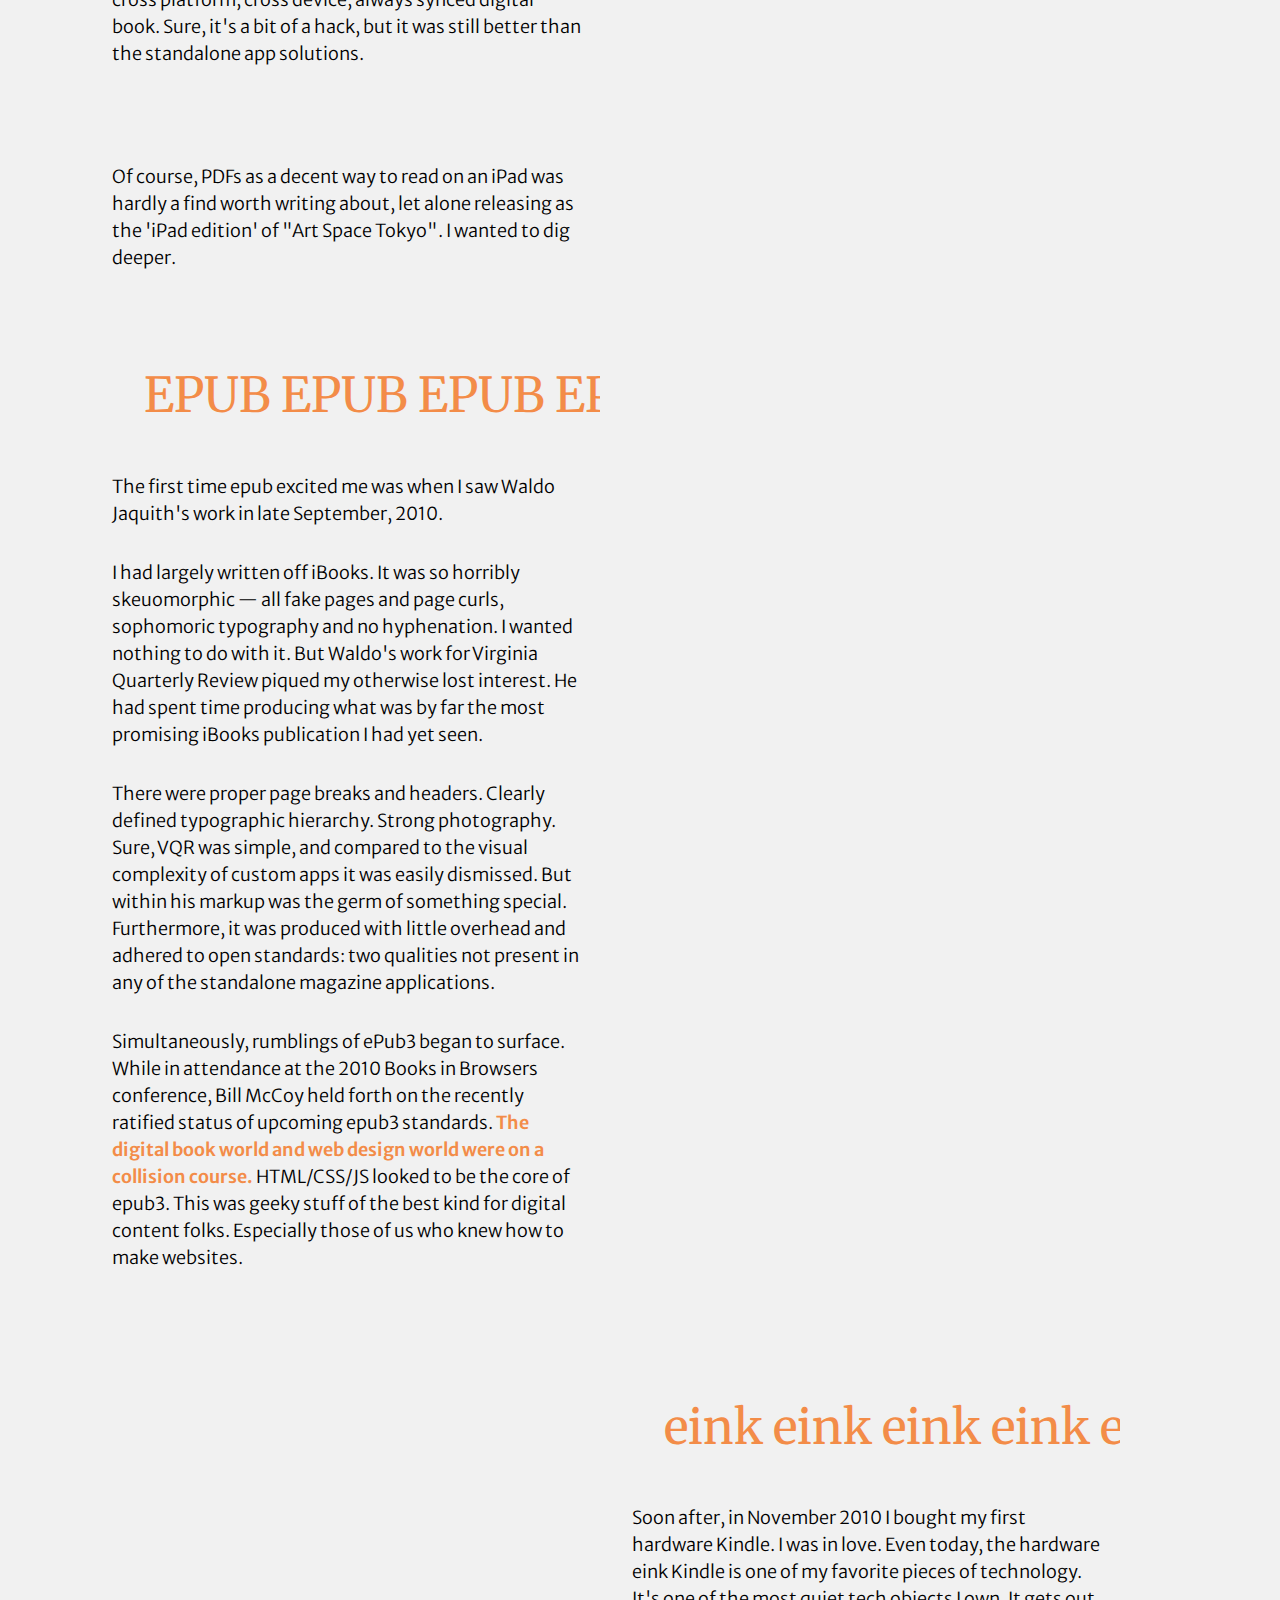
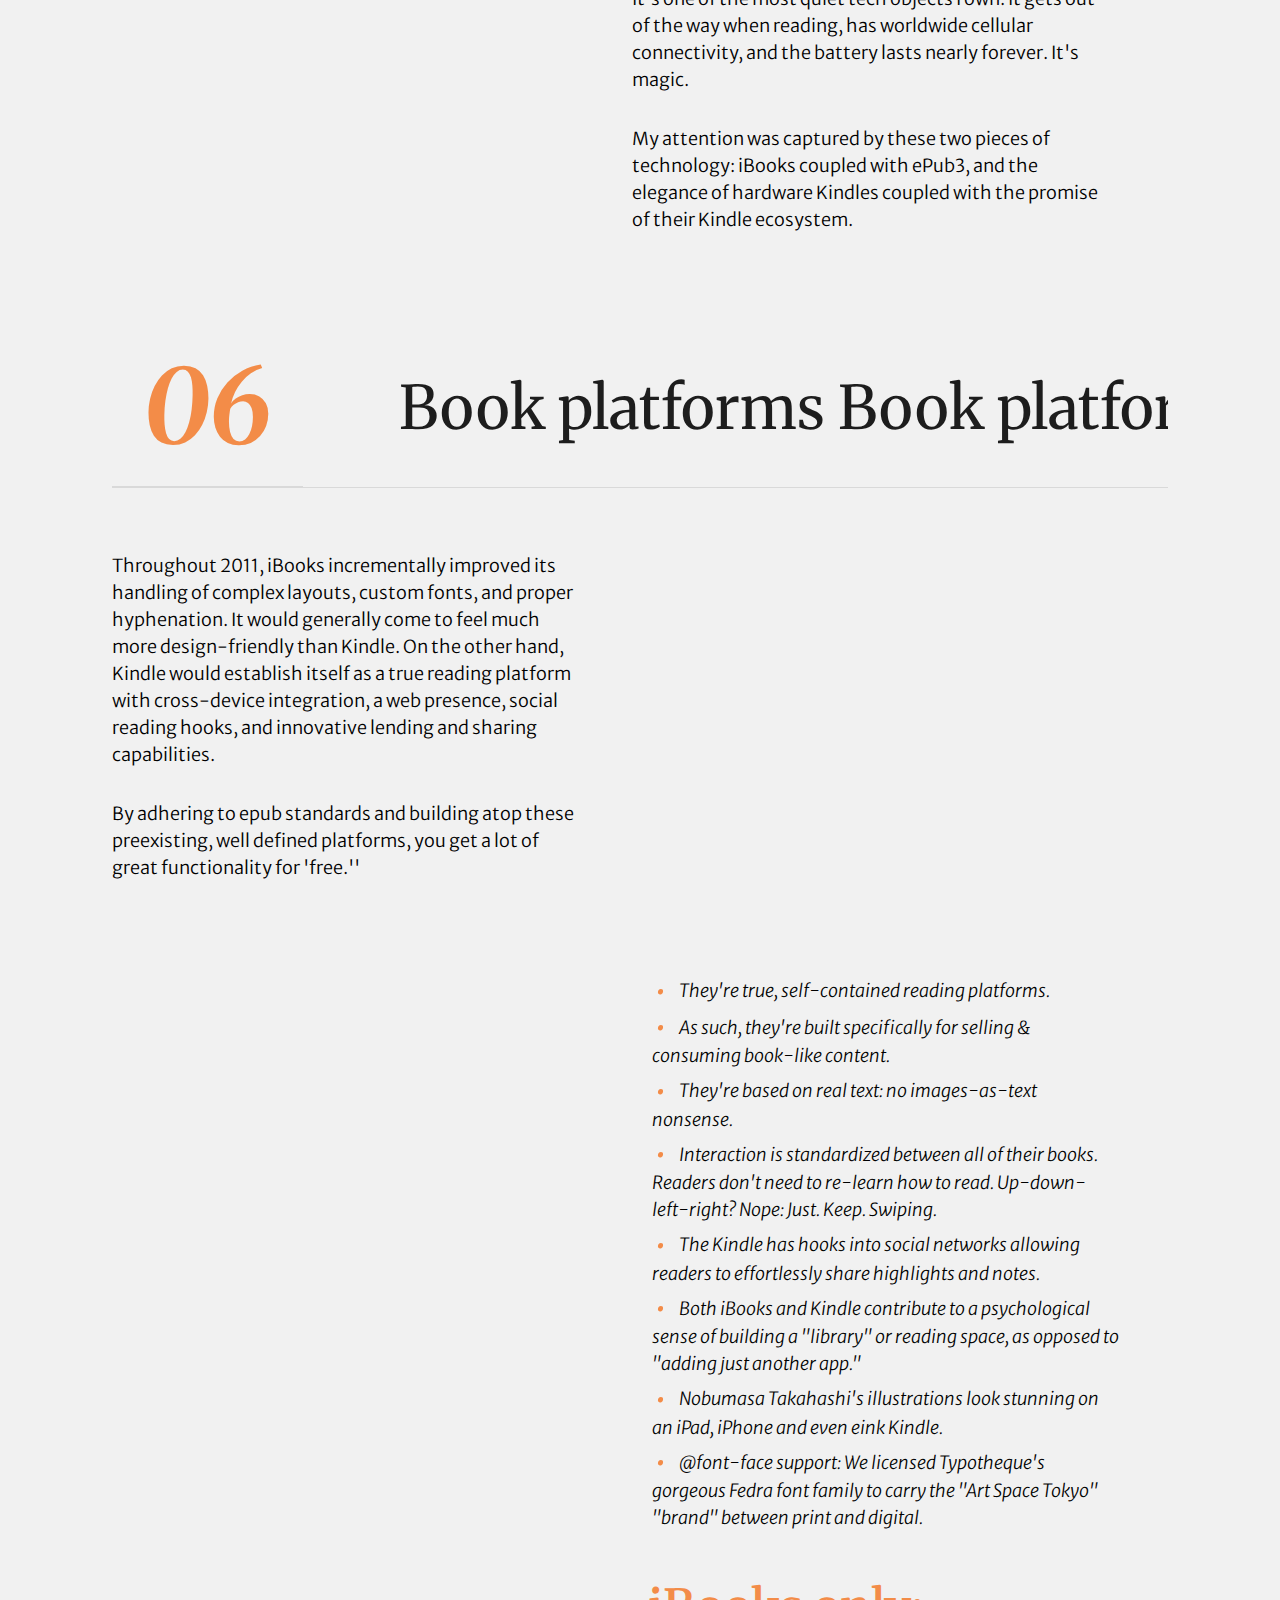
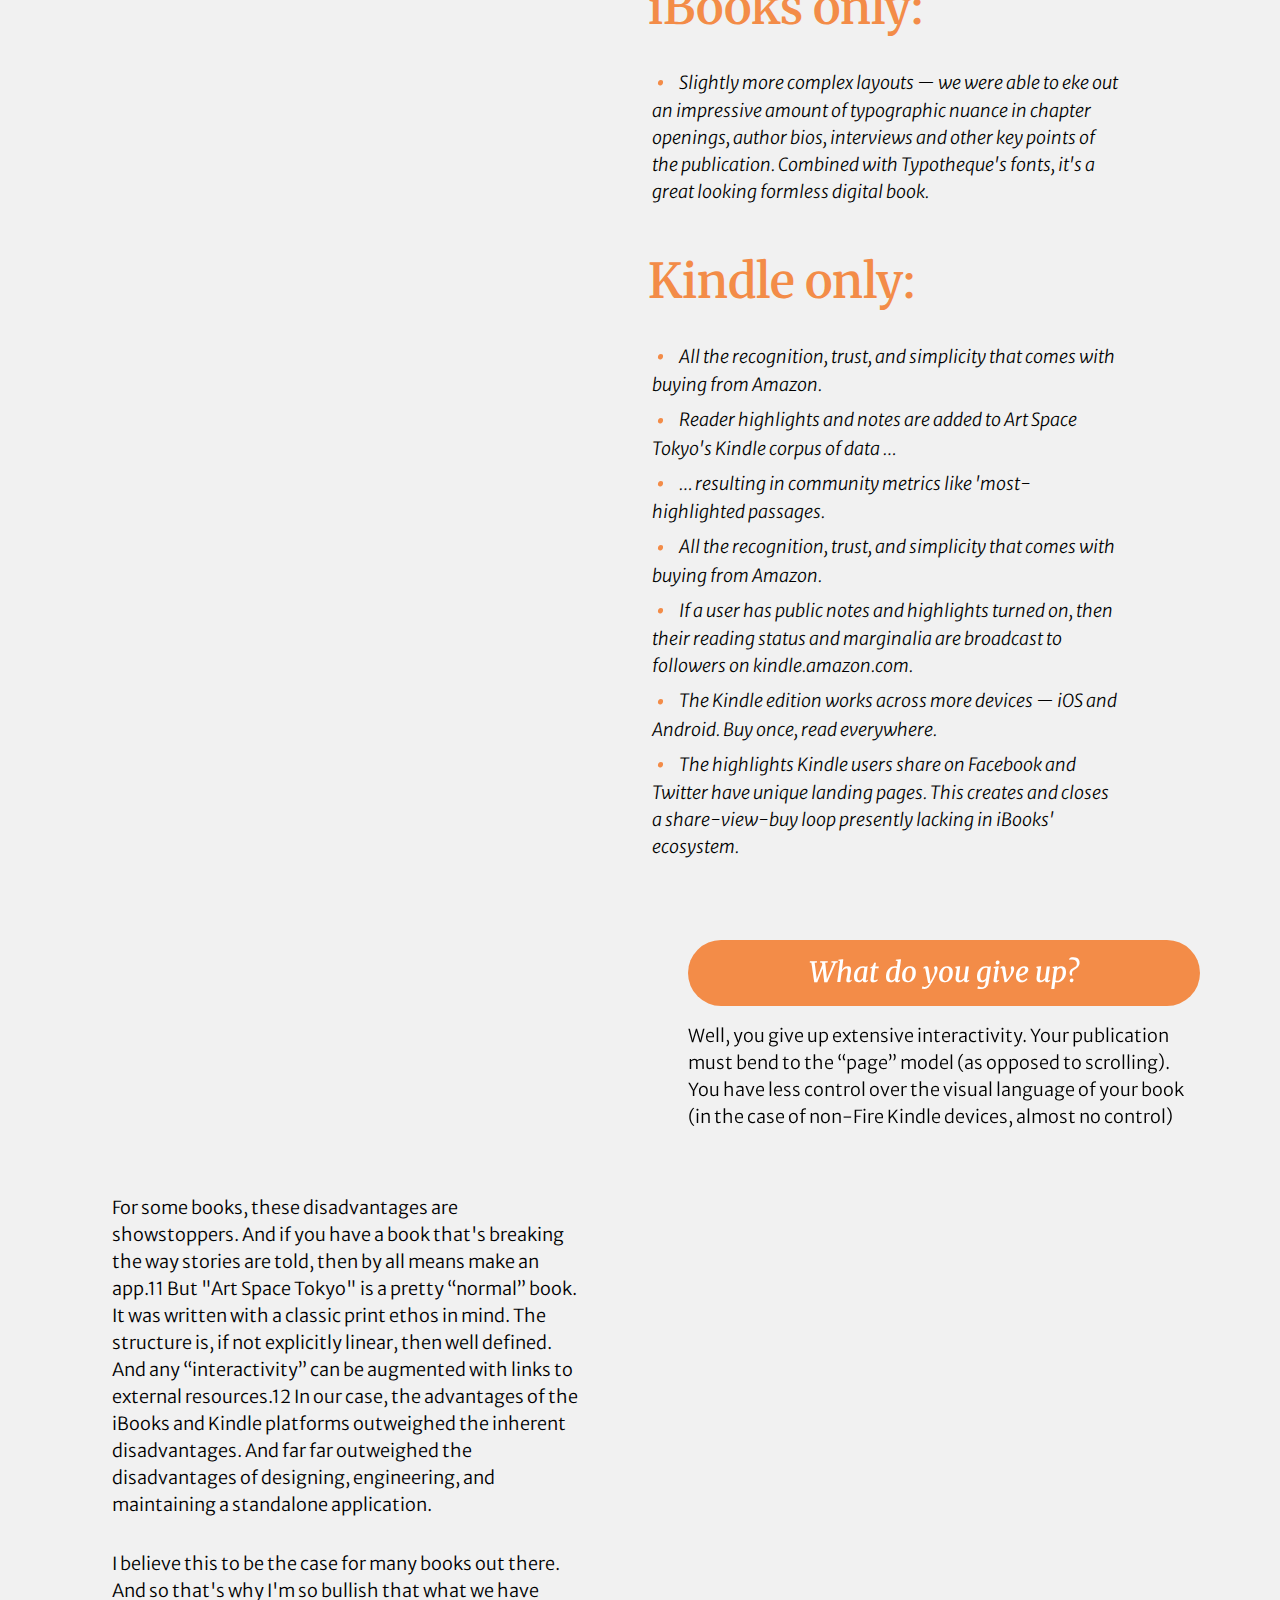
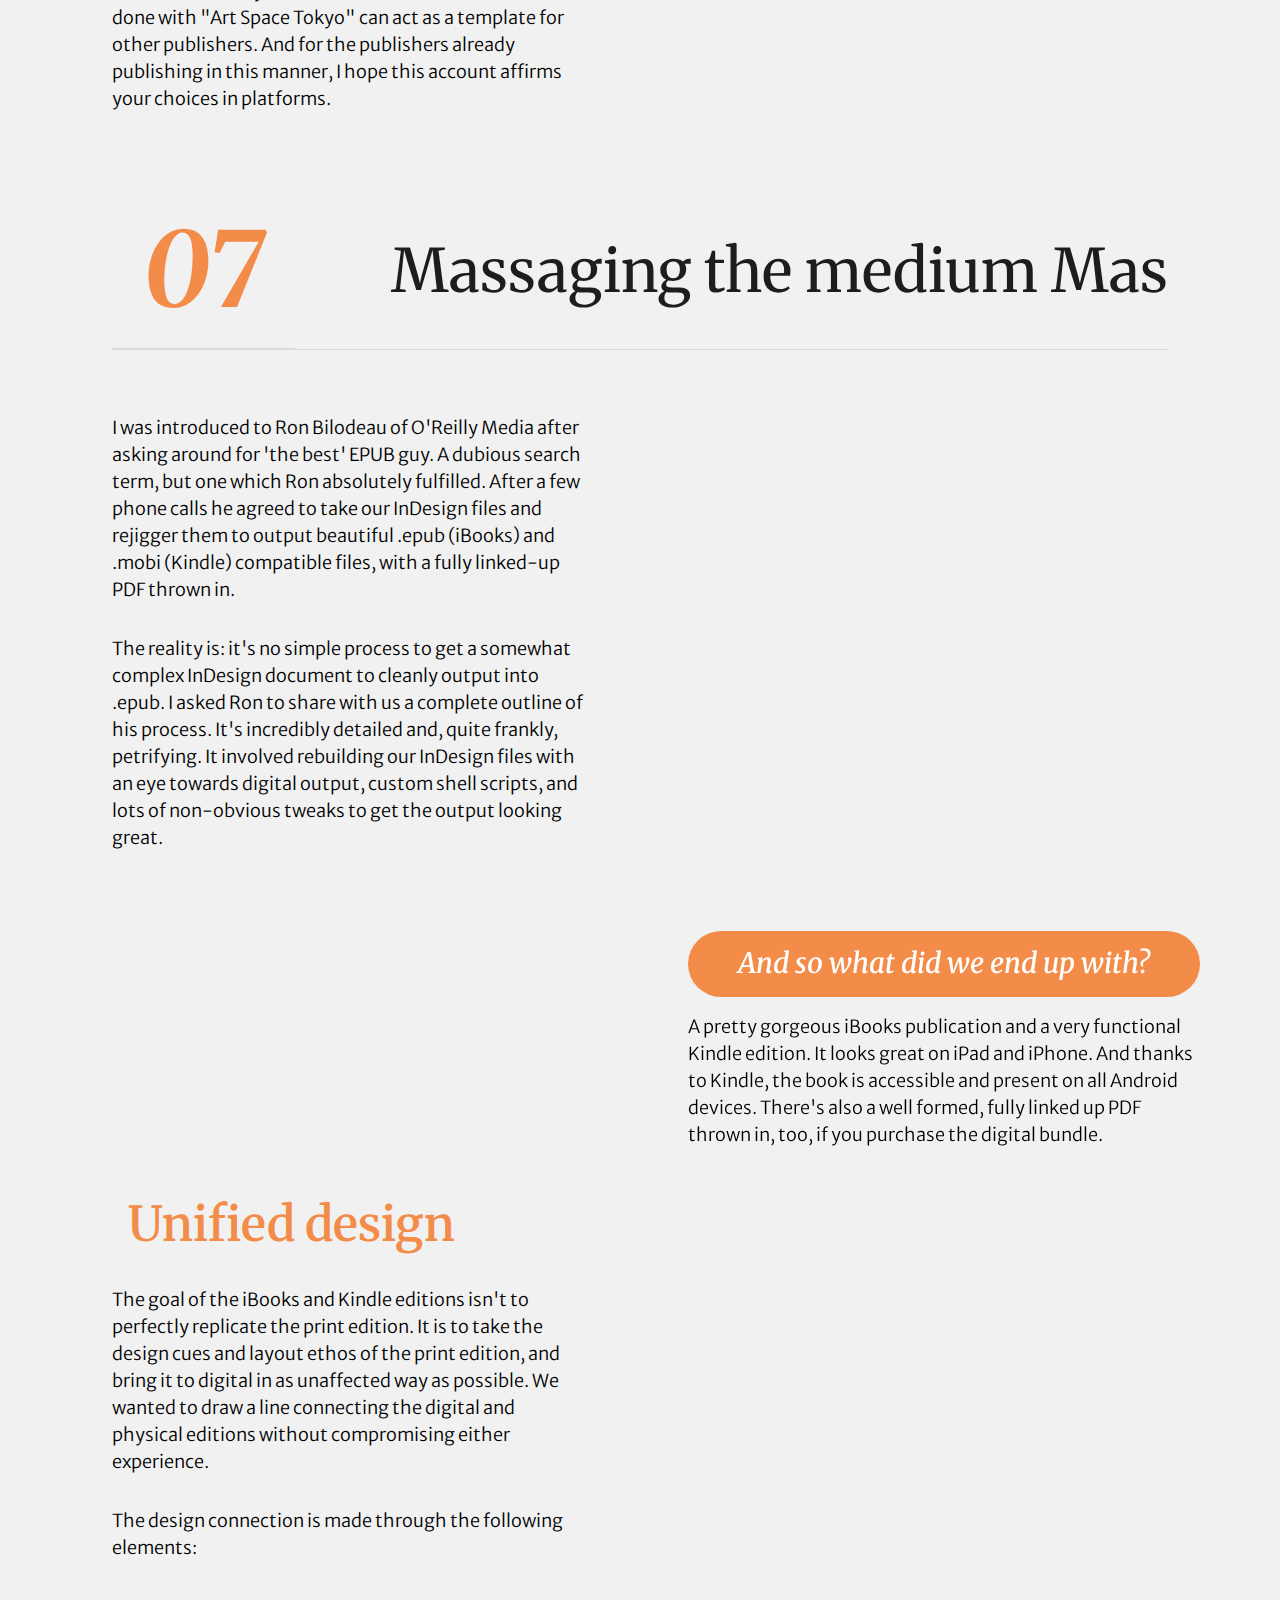
<file: article3-press/index.html>
<html>
	<head>
		<title>Binding</title>
		<meta name="viewport" content="width=device-width, initial-scale=1">
		<link href="../asset/reset.css" rel="stylesheet">
		<link href="../asset/common.css" rel="stylesheet">
		<link href="style.css" rel="stylesheet">
	</head>
	<body>
        <div  class="mobile_animation">
            <span> Gradients of PRESS Gradients of PRESS Gradients of PRESS Gradients of PRESS Gradients of PRESS Gradients of PRESS Gradients of PRESS Gradients of PRESS</span>
        </div>

        <div class="circular-text-1">
            <svg viewBox="0 0 300 300">
            <circle cx="150" cy="150" r="200" fill="none" stroke="none" stroke-width="2"/>
            <text>
                <textPath href="#circlePath" startOffset="1%">
                Gradients of PRESS Gradients of PRESS Gradients of PRESS Gradients of PRESS Gradients of PRESS Gradients of PRESS Gradients of PRESS Gradients of PRESS
                </textPath>
            </text>
            <path id="circlePath" fill="none" stroke="transparent" d="M 150, 50 A 100,100 0 1,1 149.9, 50"/>
            </svg>
        </div>

        <div class="navbar sticky">
            <h4>Gradient of PRESS: from physical to digital</h4>
            <nav>
                <div class="nav">
                    <a href="../index.html">
                        <span>Home</span>
                    </a>
                    <a href="../article1-color/">
                    <span>Color</span>
                    </a>
                    <a href="../article2-style/">
                    <span>Style</span>
                    </a>
                    <span>Press</span>
                </div>
            </nav>

        </div>
		<header id="top">
            <h1>
                <span class="typing_effect">Platforming Books</span>
            </h1>
            <div>
			<h2>Making "Art Space Tokyo" Digital</h2>
            </div>
            <div>
            <aside>
				<p>by Craig Mod </p>
                <p>August 2012</p>
			</aside>
            </div>
		</header>

        <div  class="mobile_animation">
            <span> Gradients of PRESS Gradients of PRESS Gradients of PRESS Gradients of PRESS Gradients of PRESS Gradients of PRESS Gradients of PRESS Gradients of PRESS</span>
        </div>

		<article>
            <div class="grid_article">
                <section class="left">
                    <p>
                        A not-so-long time ago in a publishing landscape kinda nearby, in a universe before Kindles spat fire, when epub was a bar in east London and 'mobi' was still a whale, when we carried bound bricks of paper, covers out for everyone on the F Train to see, a time when young girls spinning vampire tales on their blogs had yet to become publishing darlings, before British housewives were unknowingly getting off to Twilight fan fiction, and when we had yet to flip boards, be zite read or book pressed — back in this time, the year of 2010, the iPad emerged and we — Ashley Rawlings and I — ran a Kickstarter campaign to breathe life back into a book called "Art Space Tokyo" and, oh sweet lord, have things changed.
                    </p>
                    <p>
                        When we ran our Kickstater campaign, raising $25,000 was a pretty big deal. Now if you don't hit $100,000 you're a nobody, and if you don't amass $1,000,000 you're not worth blogging about. Crowdfunding went supernova and digital publishing, too, has shifted from a niche backwater to very soon becoming the way most books are sold.1 While it's easy to see the material changes produced from crowd funding, some of the transitions, foibles and triumphs in publishing might be less obvious.
                    </p>
                </section>
            </div>
            <section>
                <div class="heading">
                    <h3> 01 </h3>
                    <div class="animation"> 
                        <h3 >Platforms Platforms Platforms Platforms Platforms Platforms Platforms</h3>
                    </div>
                </div>
              
                <div class="grid_article">
                    <div class="left">
                        <p>
                            And so, in the last two years a simple, strong truth has emerged: 
                        </p>
                    </div>
                </div>
                <blockquote class="highlight">
                    <h2>
                        The future of books is built upon networked platforms, not islands. More than any surface advancement — interface, navigational, typographic, or similar — platforms define how we read going forward.
                    </h2>
                </blockquote>
                <div class="grid_article">
                    <div class="left">
                        <p>
                            Platforms shape systems — those of production, consumption, distribution — and all critical changes happening in digital books and publishing happen within systems. Post-artifact books and publishing2 is not just about text on screens.
                        </p>
                        <p>
                            As part of our Kickstarter campaign, we promised a digital edition of<strong> "Art Space Tokyo"</strong>. We're finally delivering on that promise today. But more than dump some files in your lap and run off, we want (as we are wont) to fully open the kimono.
                        </p>
                        <p>
                            With an eye towards platforms, let's look back on what has happened in the past two years, and make some sense of how we arrived here.
                        </p>
                    </div>
                </div>
            </section>
            <section>
                <div class="heading">
                    <h3 class="sticky"> 02 </h3>
                    <div class="animation"> 
                        <h3>"Art Space Tokyo", digital "Art Space Tokyo", digital "Art Space Tokyo", digital "Art Space Tokyo", digital</h3>
                    </div>
                </div>
                <div class="grid_article">
                    <div class="left">
                        <p>
                            We're publishing the digital edition of "Art Space Tokyo" in several formats, across multiple platforms, within two distinct ecosystems:
                        </p>
                        <ul>
                            <li>
                                open (the web) 
                            </li>
                            <li>
                                and closed (iBooks, Kindle & other ereaders)
                            </li>
                        </ul>
                    </div>
                </div>
            </section>
            <div class="grid_article">
                <h2>The web </h2>
                <div>
                    <p>"Art Space Tokyo" needed a touchable home. An online, public address for all its content. We gave it just that:<a href="https://read.artspacetokyo.com/"> http://read.artspacetokyo.com </a>. The entire book is there. All the <a href="https://read.artspacetokyo.com/interviews/">interviews</a>, <a href="https://read.artspacetokyo.com/essays/">essays </a>and <a href="https://read.artspacetokyo.com/spaces/">art space </a>information. Everything has an address to which you can point.</p>
                    <p>
                        Why do this? I strongly believe digital books benefit from public endpoints. The current generation of readers (human, not electronic) have formed expectations about sharing text, and if you obstruct their ability to share — to touch — digital text, then your content is as good as<a href="https://craigmod.com/essays/pointable_01/">non-existent</a> . Or, in the least, it's less likely to be engaged.3
                    </p>
                    <p>
                        I also believe that we will sell more digital and physical copies of "Art Space Tokyo" by having all of the content available online. The number of inbound links to the site should increase exponentially. read.artspacetokyo.com is one of the largest collections of publicly available text about the Tokyo art world online. Organic search traffic should increase accordingly, and by having upsells on every page, the conversion to paid users should follow suit. We'll report back with numbers in time.
                    </p>
                </div>
            </div>
            <blockquote class="highlight">
                <h2>
                    Just because a collection of text is called a 'book' doesn't mean it can't act like a website. We purposely broke the strict linearity of the physical "Art Space Tokyo". The ambition is to extend the content indefinitely in more organic ways.
                </h2>
            </blockquote>
            <p>
                This brings up a great question:
            </p>
            <div class="align_right">
                <blockquote>
                    <h2>If all of this is available for free, <br>how do we make money?</h2>
                </blockquote>
                <p>
                <strong>Platforms and premium products.</strong>
                </p>
            </div>
            <section>
                <div class="heading">
                    <h3> 03 </h3>
                    <div class="animation"> 
                        <h3>Platforms and premium products Platforms and premium products Platforms and premium products</h3>
                    </div>
                </div>
                <div class="grid_article">
                    <div class="left">
                        <p>
                            Our keystone premium product is the <strong><a href="https://prepostbooks.com/physical/artspacetokyo/">physical edition</a></strong> of the book. But we also feel that there is value in buying a 'real' digital edition of a book tied to an ecosystem (or DRM free for you to add it to an independent ecosystem).
                        </p>
                        <p>
                            For example buying a Kindle book directly from Amazon means the text is hooked into all the goodness <em>(note saving, sharing, community highlighting)</em> of the Kindle platform. There is real value in that connection. Value worth paying for and value that carries the promise to become more useful over time.
                        </p>
                    </div>
                </div>
                <div class="grid_article">
                    <h2>Kindle & iBooks & PDF</h2>
                    <p>
                        "Art Space Tokyo" is available for purchase as an official Kindle, iBooks or Nook book. You can purchase it individually on each platform for $8.99. But if you prefer to use a different platform, then we offer an all inclusive digital package containing DRM free .mobi, .epub and .pdf files. That package is $14.99.
                    </p>
                </div>
                <div class="grid_article">
                    <h2>Physical + Digital </h2>
                    <p>
                        If you buy the <a href="https://prepostbooks.com/physical/artspacetokyo/">physical edition</a>, let us know and we'll send you the digital bundle for free. And, of course, if you've purchased a physical copy in the past, we'll happily send you the bundle, too. Just mail us: <a href="support@prepostbooks.com">support@prepostbooks.com</a>

                    </p>
                </div>
            </section>
            <section>
                <div class="heading">
                    <h3> 04 </h3>
                    <div class="animation"> 
                        <h3>Landing here Landing here Landing here Landing here Landing here Landing here</h3>
                    </div>
                </div>
                <div class="grid_article">
                    <div class="left">
                        <p>
                            When we announced an 'iPad edition,' we made a very conscious decision not to say 'iPad application.'
                        </p>
                        <p>
                            Think back: In May 2010, the iPad had just been released. The landscape for publishing on the iPad was nonexistent and we had lots of reservations about books-as-apps as the correct model. It seemed overly complex, especially for a book originally conceived of as a printed object. So at the time we decided to focus on the physical part of the Kickstarter campaign — update, print, and redistribute the clothbound, hardcover edition.
                        </p>
                        <p>
                            It took a few months of full-time work but we shipped the books. They looked great. Our backers were happy. We then spent a month taking all the knowledge gained during the campaign and gave the community a full post-mortem: Kickstartup. Kickstarter even gave us a 'Best in Show: Post-Mortem' award which made us smile.
                        </p>
                    </div>
                </div>
                <div class="grid_article">
                    <h2>App what? </h2>
                    <p>
                        Fall of 2010 arrived and the more we looked into developing a custom app for "Art Space Tokyo", the less rational it seemed. Even 'simple' apps are hard. Really hard.5 And whether simple or complex, almost no one was doing it right.
                    </p>
                </div>
                <div class="grid_article">
                    <div class="left">
                        <p>
                            By this time, several major publishing houses had released magazine applications. Wired, Popular Science, and The New Yorker were among the first few. They were disappointing. The text was images. The file sizes huge. The download process for each issue was awkward. They weren't friendly to screen readers. This certainly didn't feel like the right direction for digital reading, never mind our humble "Art Space Tokyo".
                        </p>
                        <p>
                            To worsen matters, the navigation was confusing — each application a little different. The clarity of physical magazine usability — 'just keep swiping' — was lost in an effort to 'innovate on' and shoe-horn print workflows into a digital box. The apps just didn't work.
                        </p>
                    </div>
                </div>
            </section>
            <blockquote class="highlight">
                <h2>
                    In fact, the more we looked at these frankenstinian magazines, the more we realized that a PDF would be a better solution. A PDF would at least be made of 'real text.' It would be inherently searchable. It would compress well. Navigation would be consistent: <br>Just. Keep. Swiping
                </h2>
            </blockquote>
                <section>
                    <div class="heading">
                        <h3> 05 </h3>
                        <div class="animation"> 
                            <h3>Simple PDFs Simple PDFs Simple PDFs Simple PDFs Simple PDFs</h3>
                        </div>
                    </div>
                    <div class="grid_article">
                        <p class="left">
                            So we began to play with "Art Space Tokyo" as direct-from-InDesign PDFs formatted for portrait and landscape. They worked, sort of. The text was a little small, and they were a bit clunky, but you know what? They offered a better user experience than most of the standalone apps we had seen.
                        </p>
                    </div>
                    <div class="grid_article">
                        <h2>What out-of-the-box advantages do you get with PDFs?</h2>
                        <ul>
                            <li>No development cost.</li>
                            <li>Relatively small file size.</li>
                            <li>Ability to read / search in iBooks on all iOS devices.</li>
                            <li>Real text. </li>
                        </ul>
                    </div>
                    <div class="grid_article">
                        <p class="left">
                            If you drop the PDF in Dropbox, you get a completely cross platform, cross device, always synced digital book. Sure, it's a bit of a hack, but it was still better than the standalone app solutions.
                        </p>
                        <p class="left">
                            Of course, PDFs as a decent way to read on an iPad was hardly a find worth writing about, let alone releasing as the 'iPad edition' of "Art Space Tokyo". I wanted to dig deeper.
                        </p>
                    </div>
                </section>
    
                <div class="grid_article">
                    <section class="left">
                        <div class="animation">
                            <h3>EPUB EPUB EPUB EPUB EPUB EPUB</h3>
                        </div>
                        <div>
                            <p>
                                The first time epub excited me was when I saw Waldo Jaquith's work in late September, 2010.
                            </p>
                            <p>
                                I had largely written off iBooks. It was so horribly skeuomorphic — all fake pages and page curls, sophomoric typography and no hyphenation. I wanted nothing to do with it. But Waldo's work for Virginia Quarterly Review piqued my otherwise lost interest. He had spent time producing what was by far the most promising iBooks publication I had yet seen.
                            </p>
                            <p>
                                There were proper page breaks and headers. Clearly defined typographic hierarchy. Strong photography. Sure, VQR was simple, and compared to the visual complexity of custom apps it was easily dismissed. But within his markup was the germ of something special. Furthermore, it was produced with little overhead and adhered to open standards: two qualities not present in any of the standalone magazine applications.
                            </p>
                            <p>
                                Simultaneously, rumblings of ePub3 began to surface. While in attendance at the 2010 Books in Browsers conference, Bill McCoy held forth on the recently ratified status of upcoming epub3 standards.<strong> The digital book world and web design world were on a collision course.</strong> HTML/CSS/JS looked to be the core of epub3. This was geeky stuff of the best kind for digital content folks. Especially those of us who knew how to make websites.
                            </p>
                        </div>
                    </section>
                </div>
                <div class="grid_article">
                    <section class="right">
                        <div class="animation">
                            <h3>eink eink eink eink eink eink</h3>
                        </div>
                        <div>
                            <p>
                                Soon after, in November 2010 I bought my first hardware Kindle. I was in love. Even today, the hardware eink Kindle is one of my favorite pieces of technology. It's one of the most quiet tech objects I own. It gets out of the way when reading, has worldwide cellular connectivity, and the battery lasts nearly forever. It's magic.
                            </p>
                            <p>
                                My attention was captured by these two pieces of technology: iBooks coupled with ePub3, and the elegance of hardware Kindles coupled with the promise of their Kindle ecosystem.
                            </p>
                        </div>
                    </section>
                </div>
                    <section>
                        <div class="heading">
                            <h3> 06 </h3>
                            <div class="animation"> 
                                <h3>Book platforms Book platforms Book platforms Book platforms</h3>
                            </div>
                        </div>
                        <div class="grid_article">
                            <div class="left">
                                <p>
                                    Throughout 2011, iBooks incrementally improved its handling of complex layouts, custom fonts, and proper hyphenation. It would generally come to feel much more design-friendly than Kindle. On the other hand, Kindle would establish itself as a true reading platform with cross-device integration, a web presence, social reading hooks, and innovative lending and sharing capabilities.
                                </p>
                                <p>
                                    By adhering to epub standards and building atop these preexisting, well defined platforms, you get a lot of great functionality for 'free.''
                                </p>
                            </div>
                        </div>
                        <div class="grid_article">
                            <div class="right">
                                <ul>
                                    <li>They're true, self-contained reading platforms.</li>
                                    <li>As such, they're built specifically for selling & consuming book-like content.</li>
                                    <li>They're based on real text: no images-as-text nonsense.</li>
                                    <li>Interaction is standardized between all of their books. Readers don't need to re-learn how to read. Up-down-left-right? Nope: Just. Keep. Swiping.</li>
                                    <li>The Kindle has hooks into social networks allowing readers to effortlessly share highlights and notes.</li>
                                    <li>Both iBooks and Kindle contribute to a psychological sense of building a "library" or reading space, as opposed to "adding just another app."</li>
                                    <li>Nobumasa Takahashi's illustrations look stunning on an iPad, iPhone and even eink Kindle.</li>
                                    <li>@font-face support: We licensed Typotheque's gorgeous Fedra font family to carry the "Art Space Tokyo" "brand" between print and digital.</li>
                                </ul>
                                <h2>iBooks only:</h2>
                                <ul>
                                    <li>Slightly more complex layouts — we were able to eke out an impressive amount of typographic nuance in chapter openings, author bios, interviews and other key points of the publication. Combined with Typotheque's fonts, it's a great looking formless digital book.</li>
                                </ul>
                                <h2>Kindle only:</h2>
                                <ul>
                                    <li>All the recognition, trust, and simplicity that comes with buying from Amazon.</li>
                                    <li>Reader highlights and notes are added to Art Space Tokyo's Kindle corpus of data …</li>
                                    <li>… resulting in community metrics like 'most-highlighted passages.</li>
                                    <li>All the recognition, trust, and simplicity that comes with buying from Amazon.</li>
                                    <li>If a user has public notes and highlights turned on, then their reading status and marginalia are broadcast to followers on kindle.amazon.com.</li>
                                    <li>The Kindle edition works across more devices — iOS and Android. Buy once, read everywhere.</li>
                                    <li>The highlights Kindle users share on Facebook and Twitter have unique landing pages. This creates and closes a share-view-buy loop presently lacking in iBooks' ecosystem.</li>
                                </ul>
                            </div>
                        </div>
                            <div class="card">
                                <blockquote>
                                    <h2>What do you give up?</h2>
                                </blockquote>
                                <p>Well, you give up extensive interactivity. Your publication must bend to the “page” model (as opposed to scrolling). You have less control over the visual language of your book (in the case of non-Fire Kindle devices, almost no control)</p>
                            </div>
                        <div class="grid_article">
                            <div class="left">
                                <p>
                                    For some books, these disadvantages are showstoppers. And if you have a book that's breaking the way stories are told, then by all means make an app.11 But "Art Space Tokyo" is a pretty “normal” book. It was written with a classic print ethos in mind. The structure is, if not explicitly linear, then well defined. And any “interactivity” can be augmented with links to external resources.12 In our case, the advantages of the iBooks and Kindle platforms outweighed the inherent disadvantages. And far far outweighed the disadvantages of designing, engineering, and maintaining a standalone application.
                                </p>
                                <p>
                                    I believe this to be the case for many books out there. And so that's why I'm so bullish that what we have done with "Art Space Tokyo" can act as a template for other publishers. And for the publishers already publishing in this manner, I hope this account affirms your choices in platforms.
                                </p>
                            </div>
                        </div>
                    </section>
                    <section>
                        <div class="heading">
                            <h3> 07 </h3>
                            <div class="animation"> 
                                <h3>Massaging the medium Massaging the medium Massaging the medium</h3>
                            </div>
                        </div>
                        <div class="grid_article">
                            <div class="left">
                                <p>
                                    I was introduced to Ron Bilodeau of O'Reilly Media after asking around for 'the best' EPUB guy. A dubious search term, but one which Ron absolutely fulfilled. After a few phone calls he agreed to take our InDesign files and rejigger them to output beautiful .epub (iBooks) and .mobi (Kindle) compatible files, with a fully linked-up PDF thrown in.
                                </p>
                                <p>
                                    The reality is: it's no simple process to get a somewhat complex InDesign document to cleanly output into .epub. I asked Ron to share with us a complete outline of his process. It's incredibly detailed and, quite frankly, petrifying. It involved rebuilding our InDesign files with an eye towards digital output, custom shell scripts, and lots of non-obvious tweaks to get the output looking great. 
                                </p>
                            </div>
                        </div>
                        <div class="card">
                            <blockquote>
                                <h2>And so what did we end up with?</h2>
                            </blockquote>
                            <p>A pretty gorgeous iBooks publication and a very functional Kindle edition. It looks great on iPad and iPhone. And thanks to Kindle, the book is accessible and present on all Android devices. There's also a well formed, fully linked up PDF thrown in, too, if you purchase the digital bundle.</p>
                        </div>
                        <div class="grid_article">
                            <div class="left">
                                <h2>Unified design</h2>
                                <p>The goal of the iBooks and Kindle editions isn't to perfectly replicate the print edition. It is to take the design cues and layout ethos of the print edition, and bring it to digital in as unaffected way as possible. We wanted to draw a line connecting the digital and physical editions without compromising either experience.</p>
                                <p>
                                    The design connection is made through the following elements:
                                </p>
                            </div>
                        </div>
                        <div class="grid_article">
                            <div class="right">
                                <h2>Typography:</h2>
                                <ul>
                                    <li>because iBooks and Kindle (Fire) support @font-face, we were able to license the same fonts we used in the print edition. The headers and body text are all unified.</li>
                                </ul>
                                <h2>Iconography:</h2>
                                <ul>
                                    <li>we use the same AST 'location' icons — the red circle with the typographic white petals — prominently throughout all editions.</li>
                                </ul>
                                <h2>Illustration:</h2>
                                <ul>
                                    <li>Nobumasa Takahashi's ink drawings and our hand-crafted maps display equally well no matter the medium: print, eink, retina or desktop.</li>
                                </ul>
                            </div>
                        </div>
                        <div class="grid_article">
                            <div class="left">
                                <p>
                                    These connections become obvious when you start to look at the editions next to one another:
                                </p>
                                <h2><a href="https://craigmod.com/journal/images/platforming_books/physical-digital-screens.jpg">(Physical and digital, different but cut from the same cloth)</a> </h2>
                                <p>
                                    You can see all three points above: <strong>alignment in header and body text type, iconography and illustration.</strong> But also note that we aren't attempting to force every print layout decision into the iBooks edition. A very simple example: because iBooks keeps running, centered headers at the top of every page, we opted to shift the header positioning for 'space' pages to center- from left-aligned.
                                </p>
                                <p>
                                    And if you look at the iBooks edition on iPhone, the same design and typographic elements are clearly present.
                                </p>
                                <h2><a href="https://craigmod.com/journal/images/platforming_books/screenshots-ibooks-iphone.jpg">(Art Space Tokyo in iBooks on iPhon)</a> </h2>
                                <p>
                                    And of course all of these elements are present in the online edition, too.
                                </p>
                            </div>
                        </div>
                        <blockquote class="highlight">
                            <h2>
                                Transitions from physical to digital don't need to be one-to-one forced representations.<br> A defining quality of good design is one in which the essence of a thing can be transmitted between mediums while staying true to the new medium.<br> Or, in Mr. Chimero's words, "What is the marker of good design? It moves."
                            </h2>
                        </blockquote>
                        <div class="card">
                            <blockquote>
                                <h2>Is everything perfect? </h2>
                            </blockquote>
                            <p> No. But it's pretty good. Certainly acceptable. These platforms are still young and evolving. As they mature, we'll be watching and making more beautiful, better formatted digital editions.</p>
                        </div>
                    </section>
                    <section>
                        <div class="heading">
                            <h3> 08 </h3>
                            <div class="animation"> 
                                <h3>Two years from now Two years from now Two years from now</h3>
                            </div>
                        </div>
                        <div class="grid_article">
                            <div class="left">
                                <p>Nearly two and half years ago, iPad went on sale. Kindle sales were growing but had yet to hit their sharp inflection of 2011. Our thoughts around digital books and magazines were largely grounded in: <em><quote>How do we put books and magazines into these devices?" rather than, "How does digital affect books and magazines?"</quote></em></p>
                                <p>
                                    If you look at iBooks and Kindle (iOS/Android apps and hardware) today and compare them to iBooks and Kindle (apps and hardware) from 2010, superficially they aren't that different. They both display basic formatted epub-like files.
                                </p>
                            </div>
                        </div>
                        <div class="grid_article">
                            <h2>Everywhere</h2>
                            <p>
                                The massive shifts in publishing in the past two years have been those of adoption and distribution. Crowd funding can help provide publishing capital. If you create just one file — one file — an epub, you can publish to nearly every single mobile device in the world. Amazon, iTunes, and B&N handle mass market distribution and sales. Provide a download link for your epub and individuals in Africa, India, South America, Thailand and Vietnam (to name just a few markets) can download and read your book on their feature phones. Ereading devices are quite nearly everywhere.16 And the support, distribution and consumption layers are all in place.
                            </p>
                        </div>
                        <blockquote class="highlight">
                            <h2>
                                More readers read digitally. More authors sell books directly to those readers. Outside of digital, small presses embrace stockless print-on-demand relationships with national distributors (something unthinkable even five years ago). In other words: the systems have changed.
                            </h2>
                        </blockquote>
                        <div class="grid_article">
                            <h2>Dot dot dot</h2>
                            <div>
                                <p>
                                    With device ubiquity and strong sales, it's now time for platforms to mature. kindle.amazon.com has sat largely unchanged for years. iBooks doesn't provide an online (or offline) home for your highlights, nor even the slightest grumbling of a social reading experience. Startups like Readmill are building beautiful social solutions, but because they can't tie directly into the iBooks or Kindle ecosystem, there's a lot of friction between wanting to use and actually using their services.
                                </p>
                                <p>
                                    If you're a publisher wondering what to do, the lowest investment, highest return action in this liminal stage of digital publishing is to embrace open epub standards. Unless you want to architect a cross-device platform with cloud syncing, hire a full dev team to support that platform, and iterate relentlessly as standards are hacked apart and reconstituted, then your best bet is to build off existing platforms.
                                </p>
                            </div>
                        </div>
                        <blockquote>
                            <h2>
                                A not-so-long time ago there were no digital books. There were no Kindles or iPads. There were self-contained objects. Objects unnetworked. The only difference now is that they're touching, they're next to one another. The content is the same. But that small act of connection brings with it a potential sea change, change we'll explore as we continue to platform books
                            </h2>
                        </blockquote>
                    </section>
        </article>
        <div class="mobile_animation">
            <span> The Gradients of PRESS: From Physical To Digital The Gradients of PRESS: From Physical To Digital The Gradients of PRESS: From Physical To Digital The Gradients of PRESS: From Physical To Digital</span>
        </div>
        <footer>
            <div>
                <p>typography & interaction</p>
                <p>@jennyenn</p>
            </div>
            <div class="arrow">
				<h1><a href="#top"> <- </a> </h1>
			</div>
        </footer>
        <div class="circular-text-2">
            <svg viewBox="0 0 300 300">
            <circle cx="150" cy="150" r="200" fill="none" stroke="none" stroke-width="2"/>
            <text>
                <textPath href="#circlePath" startOffset="1%">
                Gradients of PRESS Gradients of PRESS Gradients of PRESS Gradients of PRESS Gradients of PRESS Gradients of PRESS Gradients of PRESS Gradients of PRESS
                </textPath>
            </text>
            <path id="circlePath" fill="none" stroke="transparent" d="M 150,50 A 100,100 0 1,1 149.9, 50"/>
            </svg>
        </div>
	</body>
</html>
</file>
<file: asset/common.css>
@import url('https://fonts.googleapis.com/css2?family=Instrument+Sans:ital,wght@0,400..700;1,400..700&family=Inter:ital,opsz,wght@0,14..32,100..900;1,14..32,100..900&display=swap');
@import url('https://fonts.googleapis.com/css2?family=Merriweather+Sans:ital,wght@0,300..800;1,300..800&family=Merriweather:ital,wght@0,300;0,400;0,700;0,900;1,300;1,400;1,700;1,900&family=Montserrat:ital,wght@0,100..900;1,100..900&family=Mulish:ital,wght@0,200..1000;1,200..1000&family=Poppins:ital,wght@0,100;0,200;0,300;0,400;0,500;0,600;0,700;0,800;0,900;1,100;1,200;1,300;1,400;1,500;1,600;1,700;1,800;1,900&family=Roboto+Condensed&family=Roboto:ital,wght@0,100;0,300;0,400;0,500;0,700;0,900;1,100;1,300;1,400;1,500;1,700;1,900&display=swap" rel="stylesheet');

/* mobile media query */
/* mobile media query */
/* mobile media query */
/* mobile media query */
/* mobile media query */

/* variables */
:root{

	--heading-font: "Merriweather", serif;
	--context-font: "Merriweather Sans", sans-serif;

	/* font size */
	--mini-size:16px;
	--small-size:18px;
	--semi-medium:20px;
	--medium-size:28px;
	--semi-large-size:32px;
	--large-size:48px;
	--big-size:60px;
	--superbig-size:80px;

	/* spacing */
	--spacing-0: 8px;
	--spacing-1: 16px;
	--spacing-2: 32px; 
	--spacing-3: 48px;
	--spacing-4: 64px;
	--spacing-5: 80px;
	--spacing-6: 96px;
	--spacing-7: 112px;
	--spacing-8: 128px;
	--spacing-9: 144px;

	/* color */
	--background-color: #f1f1f1;
	--black-color: #1D1D1D;
	--white-color: #FFFFFF;
	--grey-color: #D9D9D9;
	--red-color: #F65139;
	--green-color: #067F34;
	--blue-color: #306DEA;
	--orange-color: #F38C48;
}

html{
	scroll-behavior: smooth;
}

h1{
	font-family: var(--heading-font);
	font-size: var(--large-size);
	font-weight: 500;
	font-style: italic;
	padding:  var(--spacing-2) var(--spacing-2) var(--spacing-1) var(--spacing-2) ;
	color: var(--black-color);
}

h2{
	font-family: var(--context-font);
	font-size: var(--small-size);
	font-weight: 300;
	line-height: 120%;
	padding: var(--spacing-0) var(--spacing-2);
}

h3{
	font-family: var(--heading-font);
	font-size: var(--large-size);
	line-height: 120%;
	margin: 0px;
	padding: var(--spacing-1) var(--spacing-2);
	background-color: var(--background-color);
}

h4{
	display: none;
}

header{
	padding-bottom: 0px;
	width: 100%;
}

body{
	background-color: var(--background-color);
	overflow-x: hidden;
	margin-bottom: var(--spacing-5);
	scroll-behavior: smooth;
}

p{
	font-family: var(--context-font);
	font-size: var(--small-size);
	font-weight: 200;
	line-height: 150%;
	margin: var(--spacing-2) var(--spacing-1);
}

aside {
	border: 1px solid var(--black-color);
	border-radius: 100px;
	background-color: transparent;
	margin: var(--spacing-1) var(--spacing-2);
	padding: 0px var(--spacing-0);
}

aside p{
	font-size: var(--mini-size);
	margin: var(--spacing-1);
	line-height: 50%;
}

blockquote{
	font-family: var(--context-font);
	line-height: 150%;
	padding: var(--spacing-2) var(--spacing-1);
	margin-bottom: var(--spacing-3);
	margin-top: var(--spacing-3);
}

blockquote em{
	font-size: var(--semi-medium);
	font-weight: 500;
}

blockquote p{
	font-size: var(--small-size);
	font-weight: 300;
	text-align: left;
	margin-right: var(--spacing-1);
}

blockquote h2{
	font-family: var(--heading-font);
	font-style: italic;
	font-size: var(--semi-large-size);
	font-weight: 500;
	text-align: center;
	padding-left: var(--spacing-1);
	color: var(--white-color);
}


strong{
	font-weight: 600;
}

em{
	font-style: italic;
}

a{
	text-decoration: underline;
}

li{
	font-family: var(--context-font);
	font-size: var(--small-size);
	font-weight: 300;
	font-style: italic;
	line-height: 150%;
	margin: var(--spacing-0) 0px;
}

ul{
	margin: var(--spacing-2)  0px;
	
}

.grid_article ul {
	list-style-type: none;
	padding-left: 20px;
}

footer{
	display: none;
}

footer p{
	margin-bottom: 0px;
	margin-top: 0px;
}

text {
	font-family: var(--heading-font);
	font-size: var(--mini-size);
	transform-origin: center;
	animation: rotateText 25s linear infinite; 
}

@keyframes rotateText {
	0% {
	  transform: rotate(0deg);
	}
	100% {
	  transform: rotate(360deg);
	}
  }

.mobile_animation{
	white-space: nowrap;
	overflow: hidden;
	position: relative; 
	z-index: -1;
}

.animation {
	white-space: nowrap;
	overflow: hidden;
	position: relative; 
	z-index: -1;
}

/* top animation on mobile */
.mobile_animation > span{
	font-family: var(--heading-font);
	font-size: var(--medium-size);
	font-weight: 200;
	margin-top: var(--spacing-2);
	margin-bottom: var(--spacing-0);
	display: inline-block;
	animation: marquee 30s linear 0s infinite; 
}

.animation h3{
	display: inline-block;
	animation: marquee 10s linear 0s infinite; 
}

@keyframes marquee{
    from {
        transform: translateX(0%); 
    }
    to {
        transform: translateX(-50%);
    }
}

.nav{
	display: flex;
	padding: var(--spacing-1);
	justify-content: center;
	align-items: center;
	position: fixed;
  	bottom: 0;
 	width: 100%;
	background-color: var(--background-color);
	z-index: 0;
}

.nav span{
	font-family: var(--heading-font);
	font-size: var(--mini-size);
	border: 1px solid var(--black-color);
	border-radius: 40px;
	padding: var(--spacing-0) var(--spacing-1);
	margin-left: var(--spacing-0);
	background-color: var(--white-color);
}

.nav a{
	text-decoration: none;
}

.nav > a:first-child > span {
	margin-left:0px;
}

.heading > h3{
	display: flex;
	justify-content: center;
	color: var(--black-color);
	border-bottom: 1px solid var(--grey-color);
}

.sticky{
	position: sticky;
	top: 0px;
	background-color: var(--background-color);
}

.arrow h1{
	font-family: "Instrument Sans", sans-serif;
	font-size: var(--big-size);
	display: inline-block;
	transform: rotate(90deg);
	margin: 0px;
	padding: 0px;
}

.highlight{
	background-color: transparent;
	width: 100%;
}

.highlight h2{
	font-size: calc(var(--large-size)*0.7);
	font-weight: 700;
	margin: 0px;
	padding-top: 0px;
}

.highlight_smaller {
	background-color: transparent;
	margin: 0px auto;
}

.highlight_smaller h2{
	line-height: 150%;
	font-size: calc(var(--semi-large-size)*0.7);
	color:var(--green-color);
	font-weight: 700;
}

.grid_article h2{
	font-family: var(--heading-font);
	font-size: var(--large-size);
	font-weight: 600;
	margin: 0px;
	padding: var(--spacing-1) 0px;
	background-color: var(--background-color);
}

.card{
	display: flex;
	flex-direction: column;
	margin: 0px 0px var(--spacing-0) 0px;
	justify-content: center;
}

.card:nth-child(1){
	margin-top: var(--spacing-4);
}

.card blockquote{
	margin-left: var(--spacing-1);
	margin-right: var(--spacing-1);
	border-radius: 100px;
	padding:var(--spacing-1);
}

.card blockquote h2{
	font-size: var(--medium-size);
	align-items: center;
	padding: 0px;
	margin: 0px;
}

.card p{
	margin-top: 0px;
}

/* desktop media query */
/* desktop media query */
/* desktop media query */
/* desktop media query */
/* desktop media query */


@media (min-width: 744px) {

body{
	margin-left: var(--spacing-2);
	margin-right: var(--spacing-2);
}


h1{
	font-size: var(--superbig-size);
	padding: var(--spacing-2) 0px var(--spacing-2) var(--spacing-0);
}

h1:hover{
	cursor: s-resize;
}

h2{
	padding: var(--spacing-1) var(--spacing-2) var(--spacing-1) var(--spacing-1);
}

h3{
	font-size: var(--large-size);
}

h4{
	display: inline;
	font-family: var(--context-font);
	font-size: var(--small-size);
	padding: var(--spacing-3) var(--spacing-5) var(--spacing-2) var(--spacing-5);
	font-weight: 300;
}

header{
	padding-bottom: var(--spacing-2);
	margin-left: 0px;
	margin-right: 0px;
	padding: var(--spacing-5);
	padding-top: var(--spacing-1);
} 

blockquote{
	font-size: var(--superbig-size);
	padding: var(--spacing-4);
	width: 100%;
}

blockquote h2 {
	font-size: var(--large-size);
}

p{
	max-width:50vw;
	margin-left: 0px;
}

aside {
	max-width: 20%;
	margin-top: var(--spacing-2);
	margin-left: var(--spacing-1);
}

section{
	margin-bottom: var(--spacing-3);
}

article{
	margin-left: var(--spacing-5);
	margin-right: var(--spacing-5);
}

footer{
	margin-left: var(--spacing-5);
	margin-right: var(--spacing-5);
	margin-top: var(--spacing-9);
	display: flex;
	justify-content: space-between;
	align-items: end;
	overflow: hidden;
	position: relative;
}

.theme_animation{
margin-top: var(--spacing-1);
}

.nav{
	display: flex;
	position: relative;
	padding: var(--spacing-1) var(--spacing-5);
	justify-content: left;
	align-items: center;
	width: 100%;
}
.navbar{
	display: flex;
	justify-content: space-between;
	align-items: center;
	z-index: 1;
}

.mobile_animation{
	display: none;
}

.arrow h1{
	font-size: calc(var(--superbig-size)*1.5);
	padding: 0px;
}

svg {
  width: 800px;
  height: 800px;
}

text {
	font-family: var(--heading-font);
	font-size: var(--small-size);
	transform-origin: center;
}

.animation h3{
	display: inline-block;
	animation: marquee 5s linear 0s infinite; 
}

.grid_article{
	display: grid;
	grid-template-columns:50% 50%;;
	gap: var(--spacing-2);
	max-width: 100%;
	margin-right: var(--spacing-5);
	margin-top: var(--spacing-2);
}

.left{
	grid-column: 1;
}

.right{
	grid-column: 2;
}

.align_right{
	display: flex;
	flex-direction: column;
}

.align_right blockquote{
	margin-top: var(--spacing-5);
}

.align_right p{
	font-size: calc(var(--semi-medium)*1.2);
	margin: var(--spacing-2) auto;
	margin-bottom: var(--spacing-7);
	text-wrap: balance;
	text-align: center;
}

.card{
	width: 25vw;
	justify-content: center;
}
.card blockquote{
	margin-bottom: var(--spacing-1);
	margin-left: 0px;
	margin-right: 0px;
}
.card p{
	margin-bottom:0px;
	width: 26vw;
}

.heading{
	display: flex;
	flex-direction: row;
	gap: 5vw;
	justify-content: space-between;
	align-items: center;
	margin: var(--spacing-1) 0px;
	border-bottom: 1px solid var(--grey-color);
}

.heading h3{
	font-size: var(--big-size);
	display: block;
	color: var(--black-color);
}

.heading > h3{
	font-size: calc(var(--superbig-size)*1.3);
	font-weight: 700;
	font-style: italic;
}

.highlight h2{
	font-size: calc(var(--large-size)*1);
}

.highlight_smaller h2{
	font-size: calc(var(--semi-large-size)*1.1);
}

}
</file>
<file: style.css>
@import url('https://fonts.googleapis.com/css2?family=Instrument+Sans:ital,wght@0,400..700;1,400..700&family=Inter:ital,opsz,wght@0,14..32,100..900;1,14..32,100..900&display=swap');
@import url('https://fonts.googleapis.com/css2?family=Merriweather+Sans:ital,wght@0,300..800;1,300..800&family=Merriweather:ital,wght@0,300;0,400;0,700;0,900;1,300;1,400;1,700;1,900&family=Montserrat:ital,wght@0,100..900;1,100..900&family=Mulish:ital,wght@0,200..1000;1,200..1000&family=Poppins:ital,wght@0,100;0,200;0,300;0,400;0,500;0,600;0,700;0,800;0,900;1,100;1,200;1,300;1,400;1,500;1,600;1,700;1,800;1,900&family=Roboto+Condensed&family=Roboto:ital,wght@0,100;0,300;0,400;0,500;0,700;0,900;1,100;1,300;1,400;1,500;1,700;1,900&display=swap" rel="stylesheet');


h1{
	margin-top: var(--spacing-2);
	padding-bottom: 0px;
	font-size: var(--semi-large-size);
}

h3{
	font-size: var(--semi-medium);
}

h2{
	font-family: var(--heading-font);
	border: 1px solid var(--black-color);
	border-radius: 40px;
	display: inline-block;
	background-color: var(--black-color);
	color: var(--white-color);
	display: flex;
	justify-content: center;
	margin-left: var(--spacing-1);
	margin-right: var(--spacing-1);
}

header{
	display: flex;
	flex-direction: column;
}

aside{
	font-family: var(--context-font);
	font-weight: 300;
	display: flex;
	flex-direction: column;
	border: 0px;
	margin: 0px;
	padding: 0px;
}

em{
	padding-left: 10px;
}

section:nth-of-type(1) h3{
	color: var(--red-color);
}

section:nth-of-type(2) h3{
	color: var(--green-color);
}

section:nth-of-type(3) h3{
	color: var(--orange-color);
}

section p{
	margin-top: var(--spacing-1);
}

.grid{
	display: block;
	margin-top: 350px;
}

.nav{
	display: flex;
	padding: var(--spacing-1);
	justify-content: center;
	align-items: center;
	position: fixed;
  	bottom: 0;
 	width: 100%;
	background-color: var(--background-color);
	z-index: 10;
}

.nav > span{
	background-color:var(--black-color);
	margin-left: 0px;
	color:var(--white-color)
}

.topic h1{
	font-family: var(--heading-font);
	font-size: var(--superbig-size);
	font-weight: 800;
	margin: 0px;
	padding-top: var(--spacing-2);
}

.button {
	display: flex;
	padding: var(--spacing-1);
	align-items: left;
}

.button span{
	font-size: var(--small-size);
	border: 1px solid var(--black-color);
	border-radius: 40px;
	padding: var(--spacing-0) var(--spacing-1);
	margin-left: var(--spacing-0);
	background-color: var(--white-color);
}

.button span:nth-child(1):hover{
	color: var(--red-color);
	border-color: var(--red-color);
}

.button span:nth-child(2):hover{
	color: var(--green-color);
	border-color: var(--green-color);
}

.button span:nth-child(3):hover{
	color: var(--orange-color);
	border-color: var(--orange-color);
}

.circular-text-red{
	display: none;
	transform: translateX(120px) translateY(45px) scale(1.4);
	
}

.circular-text-red text{
	fill: var(--red-color);
} 

.circular-text-green {
	display: none;
	transform: translateX(100px) translateY(50px) scale(1.4);
}

.circular-text-green text{
	fill: var(--green-color);
} 

.circular-text-orange {
	display: none;
	transform: translateX(100px) translateY(50px) scale(1.4);
	z-index: -10;
}

.circular-text-orange text{
	fill: var(--orange-color);
} 

.arrow-and-me{
	padding: var(--spacing-2);
	background-color: var(--background-color);
	display: flex;
	flex-direction: column;
	position: absolute;
	bottom: 0px;
	overflow-x: hidden;
	gap: var(--spacing-1);
	z-index: 10;
	left: 0px;
	width: 100%;
}

.from-to-1{
	color: var(--red-color);
}

.from-to-2{
	color: var(--green-color);
}

.from-to-3{
	color: var(--orange-color);
}

.grid_right h3{
	font-size: var(--semi-medium);
	font-weight: 600;
	font-style: italic;
	display: flex;
	justify-content: center;
	padding-bottom: 0px;
}

.topic-original{
	display: block;
}

.topic-color, .topic-style, .topic-press{
	display:none
}

/* hover one button and the topic & circular show */

body:has(.button span:nth-child(1):hover) .topic-original {
	display: none;
}
body:has(.button span:nth-child(1):hover) .topic-color {
	display: block;
}
body:has(.button span:nth-child(1):hover) .circular-text-red {
	display: block;
}

body:has(.button span:nth-child(2):hover) .topic-original {
	display: none;
}
body:has(.button span:nth-child(2):hover) .topic-style {
	display: block;
	transition: ease-out 0.3s;
}
body:has(.button span:nth-child(2):hover) .circular-text-green {
	display: block;
	transition: ease-out 0.3s;
}

body:has(.button span:nth-child(3):hover) .topic-original {
	display: none;
}
body:has(.button span:nth-child(3):hover) .topic-press {
	display: block;
	transition: ease-out 0.3s;
}
body:has(.button span:nth-child(3):hover) .circular-text-orange {
	display: block;
	transition: ease-out 0.3s;
}

/* when button hover, .arrow-and-me background:transparent */

body:has(.button span:nth-child(1):hover) .arrow-and-me{
	background-color: transparent;
}
body:has(.button span:nth-child(2):hover) .arrow-and-me{
	background-color: transparent;
}
body:has(.button span:nth-child(3):hover) .arrow-and-me{
	background-color: transparent;
}

.colophon{
	background-color: var(--black-color);
	color: var(--white-color);
	margin: 0px var(--spacing-1);
	padding: var(--spacing-2)  var(--spacing-1) ;
}
.colophon > h3{
	font-size: var(--small-size);
	background-color: transparent;
	color:var(--white-color);
	padding-left:var(--spacing-1)
}

.colophon p{
	font-size: var(--mini-size);
	margin-top: var(--spacing-0);
}

/* desktop */
/* desktop */
/* desktop */

@media (min-width: 744px) {

h1{
	font-size: var(--superbig-size);
	font-weight: 500;
	margin: var(--spacing-4);
	margin-bottom: var(--spacing-1);
}

h2{
	margin-left: var(--spacing-5);
	width: 350px;
}

h3{
	font-size: var(--medium-size);
	padding-left: 0px;
}

section:nth-of-type(1), section:nth-of-type(2) {
	margin-bottom: var(--spacing-0);
}

.topic{
	display: flex;
	flex-direction: column;
	position: absolute;
	bottom: var(--spacing-5);
	right:  var(--spacing-9);
	width: 34vw;
}

.topic h1{
	font-size: calc(var(--superbig-size)*1.8) ;
	font-weight: 800;
	margin: 0px;
	
}

.nav{
	display: flex;
	position: relative;
	padding: var(--spacing-1) var(--spacing-5);
	justify-content: left;
	align-items: center;
	background-color: transparent;
}

.nav a:nth-of-type(1) span:hover {
	color: var(--red-color);
	border-color: var(--red-color);
}

.nav a:nth-of-type(2) span:hover {
	color: var(--green-color);
	border-color: var(--green-color);
}

.nav a:nth-of-type(3) span:hover {
	color: var(--orange-color);
	border-color: var(--orange-color);
}

.button{
	display: none;
}

.arrow-and-me{
	padding: 0px;
	margin: 0px;
	display: flex;
	flex-direction: column;
	position: absolute;
	bottom: var(--spacing-5);
	left:  var(--spacing-6);
	gap: var(--spacing-1);
	z-index: 0;
	width: 80%;
	background-color: transparent;
}

.grid{
	margin-top: 35vw;;
	margin-right: var(--spacing-5);
	display: grid;
	grid-template-columns: 1fr 2fr;
	gap: var(--spacing-8);
	align-items: start;
}

.grid_left{
	grid-column: 1;
}
.grid_right{
	grid-column: 2;
	width: 90%;
}

.grid_right>p{
	margin-top: 0px;
}

.grid_right h3{
	display: flex;
	justify-content: left;
	padding: 0px;
	margin-bottom: 0px;
}

.circular-text-red{
	transform: translateX(-200px) translateY(50px) scale(1.2);
	position: absolute;
	z-index: 0;
}
.circular-text-green {
	transform: translateX(1000px) translateY(-700px) scale(1.2);
	position: absolute;
	z-index: -1;
}
.circular-text-orange {
	transform: translateX(300px) translateY(-350px) scale(0.8);
	position: absolute;
	z-index: -1;
}


body:has(.color-button:hover) .topic-original {
	display: none;
}

body:has(.color-button:hover) .topic-color {
	display: block;
}

body:has(.color-button:hover) .circular-text-red {
	display: block;
}

body:has(.style-button:hover) .topic-original {
	display: none;
}
body:has(.style-button:hover) .topic-style {
	display: block;
}
body:has(.style-button:hover) .circular-text-green {
	display: block;
}

body:has(.press-button:hover) .topic-original {
	display: none;
}
body:has(.press-button:hover) .topic-press {
	display: block;
}
body:has(.press-button:hover) .circular-text-orange {
	display: block;
}

.colophon{
	display: flex;
	justify-content: space-between;
	margin: var(--spacing-3) var(--spacing-5);
	padding-left: var(--spacing-5);
	padding-right: var(--spacing-5);
}

.colophon p{
	margin-bottom: 0px;
}

}
</file>
<file: article1-color/style.css>
h1{
	line-height: 110%;
}

h3{
	color: var(--red-color);
}

strong{
	color: var(--red-color);
}

text{
	fill: var(--red-color);
}

.nav > span{
	background-color: var(--white-color);
	color: var(--red-color);
	border-color: var(--red-color);
}

.mobile_animation > span{
	color: var(--red-color);
}

blockquote{
	background-color: var(--red-color);
}
blockquote li{
	color: var(--black-color);
}
blockquote em{
	color: var(--white-color);
}

.card blockquote {
	margin: var(--spacing-2) var(--spacing-1);
}

.card1 p{
	margin-bottom: 0px;
}

.circular-text-1, .circular-text-2{
	display: none;
}

.highlight h2{
	color: var(--red-color);
}

.card_container .card{
	padding: 0px;
}

.card_container .card:nth-child(2){
	padding-top: 0px;
}


@media (min-width: 744px) {

	.heading > h3{
		color: var(--red-color);
	}	

	h1{
		max-width: 70%;
	}
	
	h1:hover{
		background: linear-gradient(to right, var(--red-color),var(--background-color));
		background-clip: text;
		-webkit-background-clip: text;
		-webkit-text-fill-color: transparent;
	}
	

	blockquote.highlight.left{
		margin: 0px ;
		padding: 0px;
		padding-right: var(--spacing-4);
		align-content: center;
	}

	footer{
		margin-top: calc(var(--spacing-9)*1.4);
	}

	a:hover{
		color: var(--red-color);
		transition: ease-out 0.3s;
	}

	.right{
		margin-bottom: 0px;
	}

	.mobile_animation{
		display: none;
	}

	.nav a:nth-of-type(1) span:hover {
		color: var(--grey-color);
		border-color: var(--grey-color);
		transition: ease-out 0.3s;
	}
	
	.nav a:nth-of-type(2) span:hover {
		color: var(--green-color);
		border-color: var(--green-color);
		transition: ease-out 0.3s;
	}
	
	.nav a:nth-of-type(3) span:hover {
		color: var(--orange-color);
		border-color: var(--orange-color);
		transition: ease-out 0.3s;
	}

	.highlight{
		padding-left: 0px;
	}

	.highlight h2{
		text-align: left;
	}
	
	.highlight .left{
		padding-top: 0px;
		margin-top: 0px;
		align-self: start;
	}
	
	.card_container{
		transform: translateX(2vw) ;
	}

	.card blockquote {
		margin: var(--spacing-2) 0px;
	}

	.align_right p{
		margin-bottom: var(--spacing-7);
	}

	.arrow h1{
		color: var(--red-color);
	}

	.arrow a{
		text-decoration: none;
	}

	.circular-text-1{
		display: block;
		position: absolute;
		width: 900px;
		height: 900px;
		z-index: -1;
		transform: translateX(1000px) translateY(150px);
		overflow: hidden ;
	}
	
	.circular-text-2{
		display: block;
		position: absolute;
		width: 900px;
		height: 400px; 
		z-index: -1;
		transform: translateX(900px) translateY(-400px) scale(1.4);
		overflow: hidden ;
		clip-path: inset(0 0 50px 0);
	}
}
</file>
<file: article2-style/style.css>
@import url('https://fonts.googleapis.com/css2?family=Cormorant+Garamond:ital,wght@0,300;0,400;0,500;0,600;0,700;1,300;1,400;1,500;1,600;1,700&family=Merriweather+Sans:ital,wght@0,300..800;1,300..800&family=Merriweather:ital,wght@0,300;0,400;0,700;0,900;1,300;1,400;1,700;1,900&family=Montserrat:ital,wght@0,100..900;1,100..900&family=Mulish:ital,wght@0,200..1000;1,200..1000&family=Poppins:ital,wght@0,100;0,200;0,300;0,400;0,500;0,600;0,700;0,800;0,900;1,100;1,200;1,300;1,400;1,500;1,600;1,700;1,800;1,900&family=Roboto+Condensed&family=Roboto:ital,wght@0,100;0,300;0,400;0,500;0,700;0,900;1,100;1,300;1,400;1,500;1,700;1,900&family=WindSong:wght@400;500&display=swap" rel="stylesheet');

h1{
	width: 100%;
	margin-top: var(--spacing-1);
	margin-bottom: 	var(--spacing-1);
}

h3{
	color: var(--green-color);
}

blockquote{
	background-color: var(--green-color);
}

blockquote strong{
	color: var(--white-color);
}

text{
	fill: var(--green-color);
}

strong{
	color: var(--green-color);
}

a:hover{
	color: var(--green-color);
	transition: ease-out 0.3s;
}

.nav > span{
	background-color: var(--white-color);
	color: var(--green-color);
	border-color: var(--green-color);
}

.mobile_animation > span{
	color: var(--green-color);
}

.circular-text-1, .circular-text-2{
	display: none;
}

.highlight{
	background-color: transparent;
}

.highlight h2{
	color: var(--green-color);
}

.highlight_smaller h2{
	color:var(--green-color);
}

.highlight_smaller h2:nth-child(2){
	background-color: var(--green-color);
	color: var(--white-color);
	margin: var(--spacing-1) 0px;
	padding: auto 0px;
}

@media (min-width: 744px) {

	h1{
		width: 100%;
		margin-top: var(--spacing-1);
		margin-bottom: 0px;
		padding-bottom: 0px;
	}

	h1:hover .change_font{
		font-family: "WindSong", cursive;
		font-weight: 600;
		color: var(--green-color);
	}

	h2{
		padding: var(--spacing-1);
	}

	.heading > h3{
		color: var(--green-color);
	}	

	h1{
		max-width: 100%;
		margin: var(--spacing-3) auto;
	}

	blockquote:nth-of-type(1) {
		margin-top: var(--spacing-5);
	}

	section{
		margin-bottom: 0px;
	}

	.mobile_animation{
		display: none;
	}

	.nav a:nth-of-type(1) span:hover {
		color: var(--grey-color);
		border-color: var(--grey-color);
		transition: ease-out 0.3s;
	}
	
	.nav a:nth-of-type(2) span:hover {
		color: var(--red-color);
		border-color: var(--red-color);
		transition: ease-out 0.3s;
	}
	
	.nav a:nth-of-type(3) span:hover {
		color: var(--orange-color);
		border-color: var(--orange-color);
		transition: ease-out 0.3s;
	}

	.circular-text-1{
		display: block;
		position: absolute;
		width: 900px;
		height: 900px;
		z-index: -1;
		transform: translateX(1000px) translateY(150px);
		overflow: hidden ;
	}
	
	.circular-text-2{
		display: block;
		position: absolute;
		width: 900px;
		height: 400px; 
		z-index: -1;
		transform: translateX(-150px) translateY(-450px) scale(1.4);
		overflow: hidden ;
		clip-path: inset(0 0 40px 0);
	}

	.arrow h1{
		color: var(--green-color);
	}

	.arrow a{
		text-decoration: none;
	}
}
</file>
<file: article3-press/style.css>
@import url('https://fonts.googleapis.com/css2?family=Cormorant+Garamond:ital,wght@0,300;0,400;0,500;0,600;0,700;1,300;1,400;1,500;1,600;1,700&family=Courier+Prime:ital,wght@0,400;0,700;1,400;1,700&family=Merriweather+Sans:ital,wght@0,300..800;1,300..800&family=Merriweather:ital,wght@0,300;0,400;0,700;0,900;1,300;1,400;1,700;1,900&family=Montserrat:ital,wght@0,100..900;1,100..900&family=Mulish:ital,wght@0,200..1000;1,200..1000&family=Poppins:ital,wght@0,100;0,200;0,300;0,400;0,500;0,600;0,700;0,800;0,900;1,100;1,200;1,300;1,400;1,500;1,600;1,700;1,800;1,900&family=Roboto+Condensed&family=Roboto:ital,wght@0,100;0,300;0,400;0,500;0,700;0,900;1,100;1,300;1,400;1,500;1,700;1,900&display=swap" rel="stylesheet');


h1{
	width: 100%;
	margin-top: var(--spacing-2);
	margin-bottom: var(--spacing-0);
}

h2 a{
	font-size: var(--medium-size);
}

h3{
	color: var(--orange-color);
}

blockquote{
	background-color: var(--orange-color);
}

blockquote li{
	color: var(--black-color);
}
blockquote em{
	color: var(--white-color);
}

a:hover{
	color: var(--orange-color);
	transition: ease-out 0.3s;
}

aside{
	margin-top: var(--spacing-4);
	margin-bottom: var(--spacing-3);
}

text{
	fill: var(--orange-color);
}

strong{
	color: var(--orange-color);
}

.nav > span{
	background-color: var(--white-color);
	color: var(--orange-color);
	border-color: var(--orange-color);
}

.mobile_animation > span{
	color: var(--orange-color);
}


.highlight h2{
	color: var(--orange-color);
}

.circular-text-1, .circular-text-2{
	display: none;
}

.grid_article h2{
	color: var(--orange-color);
	padding-left: var(--spacing-1);
	padding-right: var(--spacing-1);
	padding-bottom: 0px;
}

.grid_article li::before {
	content: '·'; 
	color: var(--orange-color); 
	font-size: 50px; 
	margin-right: 10px;
	vertical-align: middle;
  }



@media (min-width: 744px) {

	h1{
		width: 100%;
		margin-top: var(--spacing-6);
		margin-bottom: var(--spacing-1);
		font-size: calc(var(--superbig-size)*1.2) ;
	}	

	h1:hover .typing_effect {
		font-family: "Courier Prime", monospace;
		font-style: normal;
		color: var(--orange-color);
		white-space: nowrap;
		overflow: hidden;
		letter-spacing: -5px ;
		width: 0%;
		border-right: 1px solid var(--black-color);
		animation: typing 4s steps(17) infinite, cursor 0.75s step-end infinite;
	}
	
	@keyframes typing {
		from { width: 0%; }
		to { width: 100%}
	}
	
	@keyframes cursor {
		50% { border-color: transparent;}
	}

	.heading > h3{
		color: var(--orange-color);
	}	

	.mobile_animation{
		display: none;
	}

	.nav a:nth-of-type(1) span:hover {
		color: var(--grey-color);
		border-color: var(--grey-color);
		transition: ease-out 0.3s;
	}
	
	.nav a:nth-of-type(2) span:hover {
		color: var(--red-color);
		border-color: var(--red-color);
		transition: ease-out 0.3s;
	}
	
	.nav a:nth-of-type(3) span:hover {
		color: var(--green-color);
		border-color: var(--green-color);
		transition: ease-out 0.3s;
	}

	.circular-text-1{
		display: block;
		position: absolute;
		width: 900px;
		height: 900px;
		z-index: -1;
		transform: translateX(1000px) translateY(150px);
		overflow: hidden ;
	}
	
	.circular-text-2{
		display: block;
		position: absolute;
		width: 900px;
		height: 400px; 
		z-index: -1;
		transform: translateX(-150px) translateY(-450px) scale(1.4);
		overflow: hidden ;
		clip-path: inset(0 0 40px 0);
	}

	.grid_article h2{
		margin-left: 0px;
	}

	.arrow h1{
		color: var(--orange-color);
	}

	.arrow a{
		text-decoration: none;
	}

	.card{
		width:40vw;
		transform: translateX(45vw) translateY(0vw);
	}
	.card p{
		width: 40vw;
	}
}
</file>
